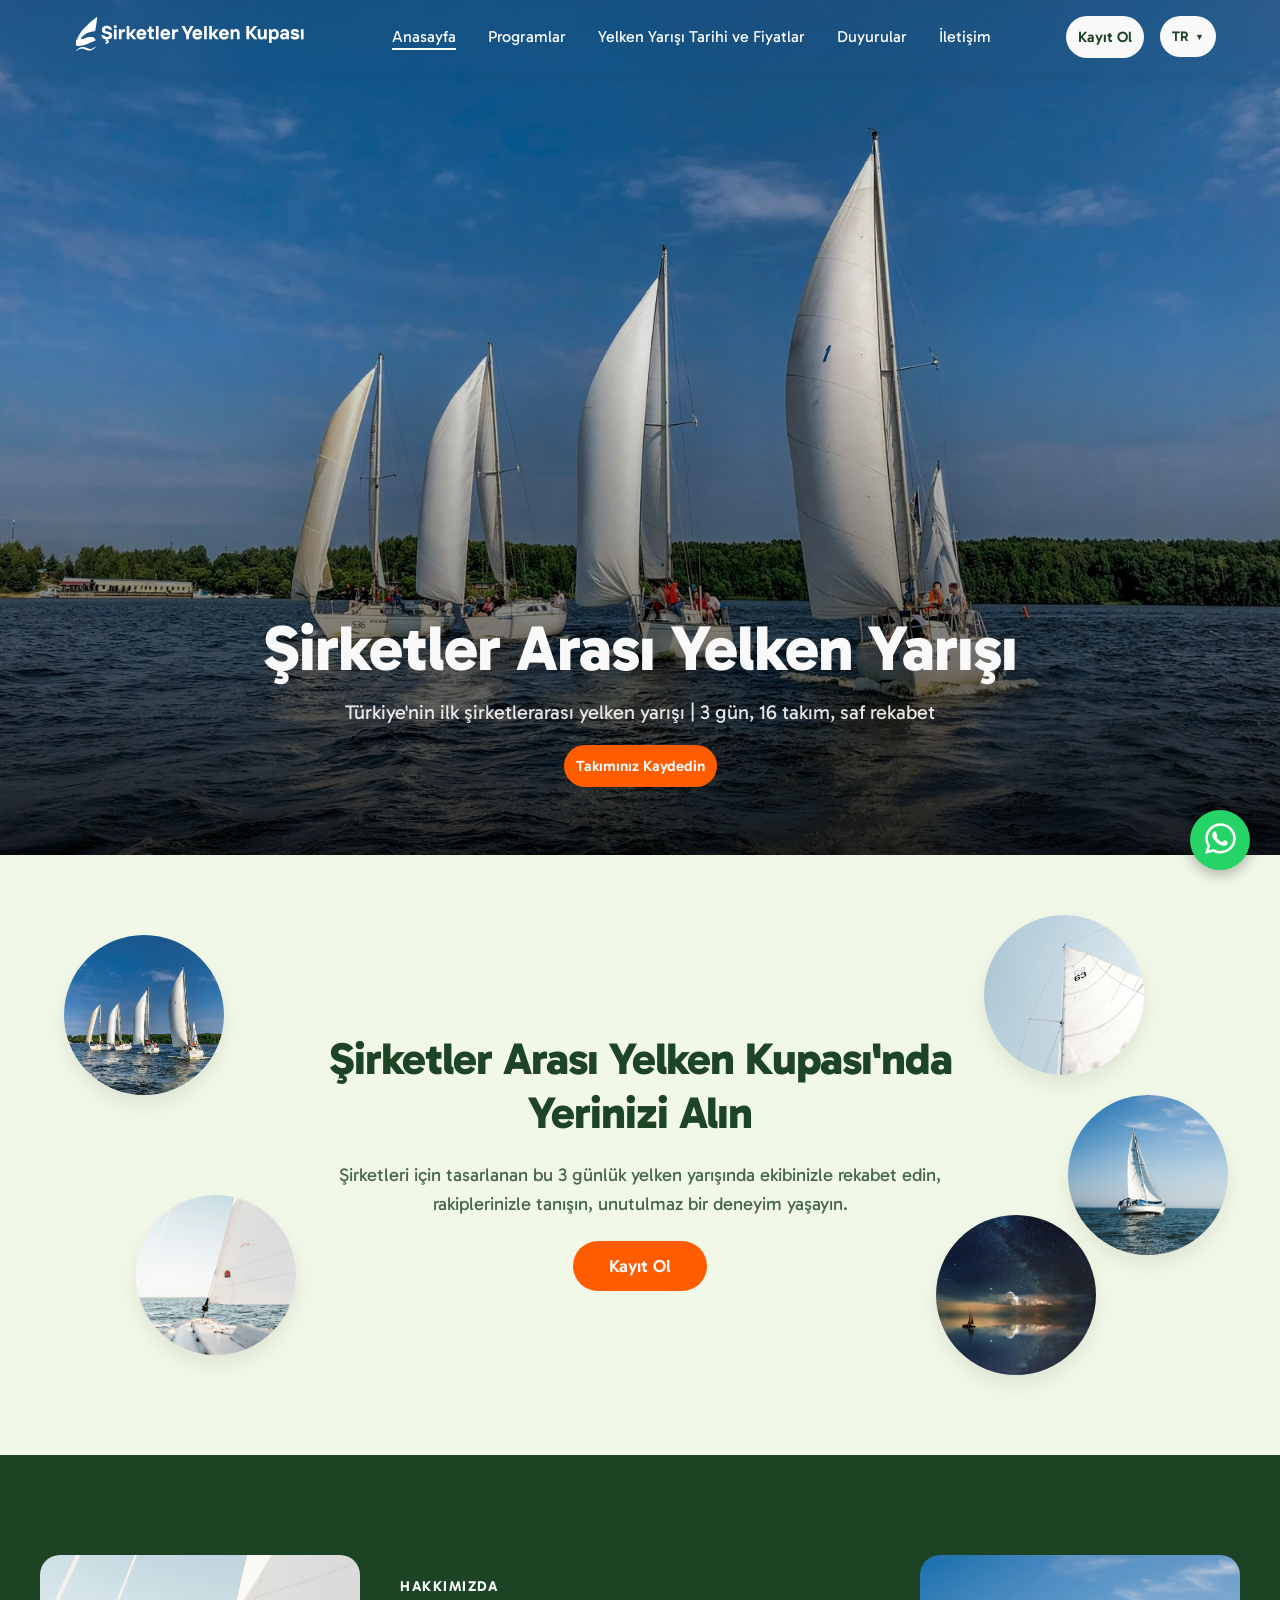
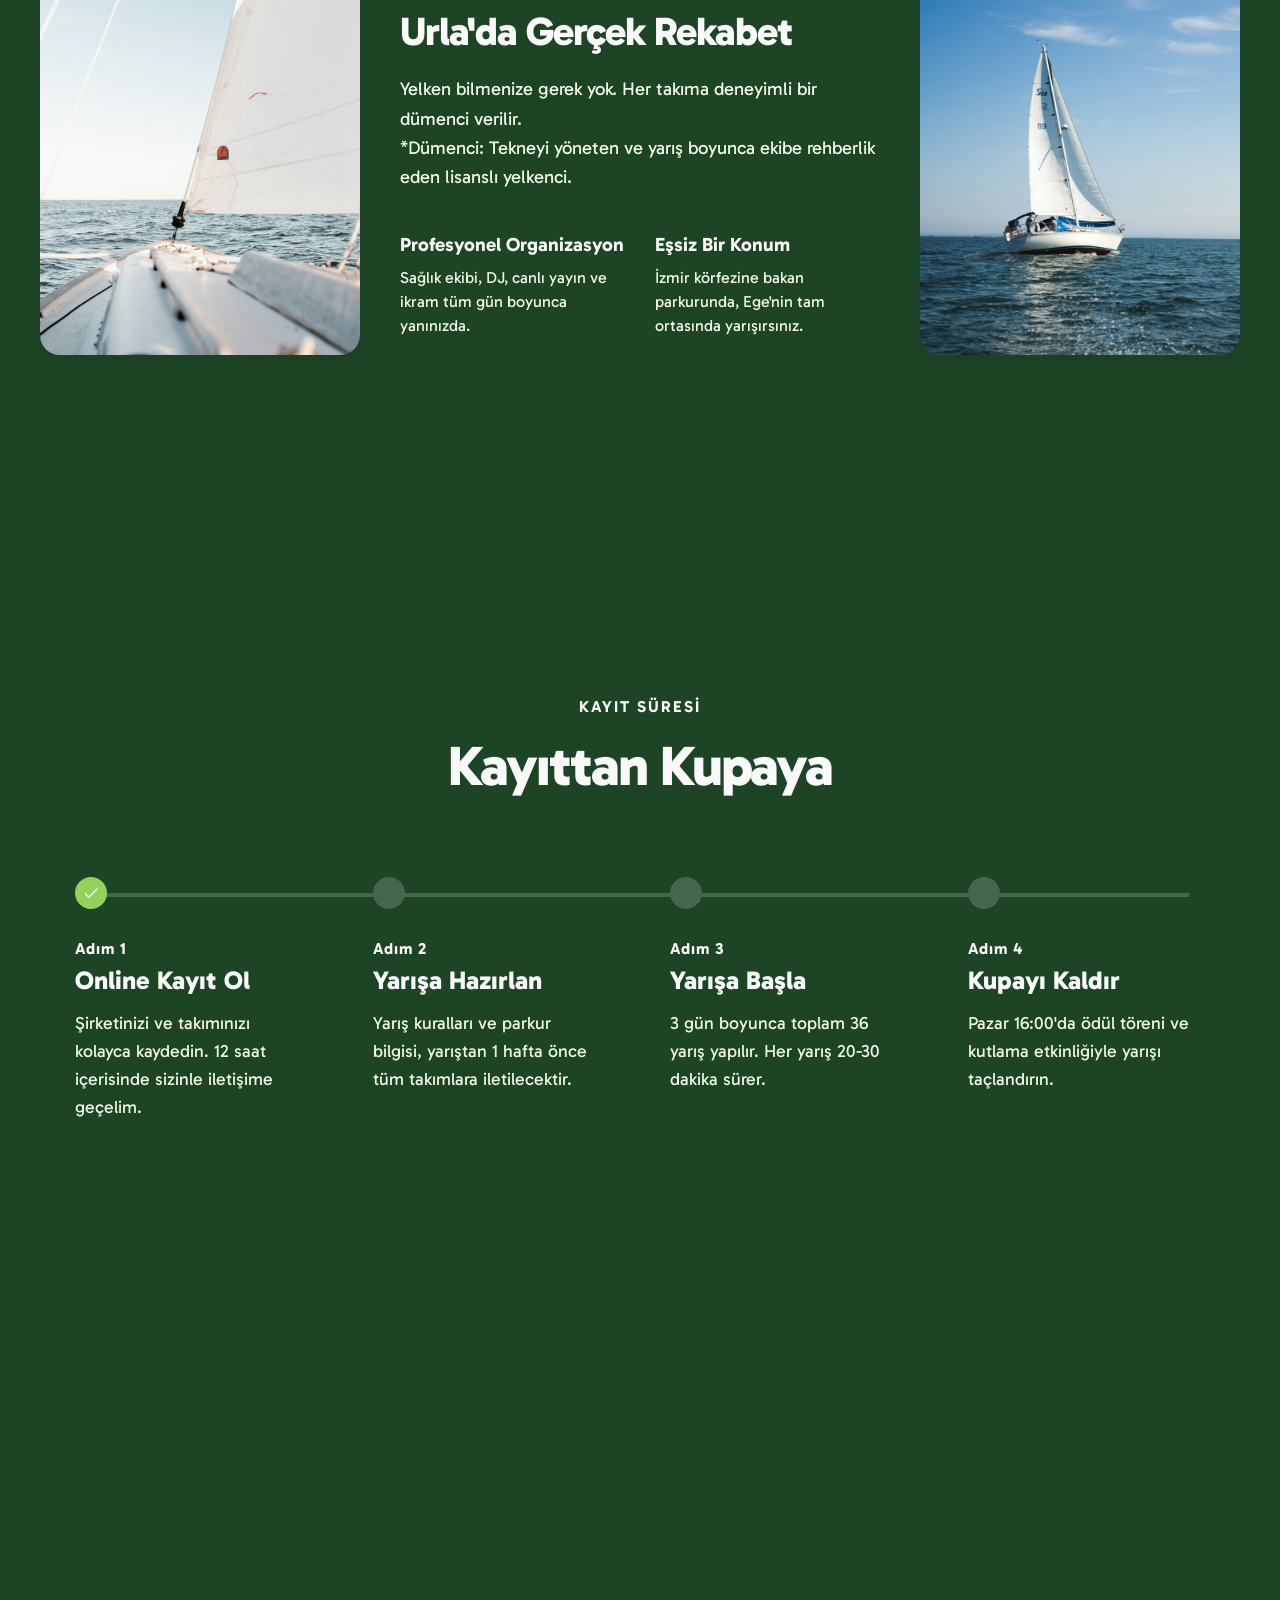
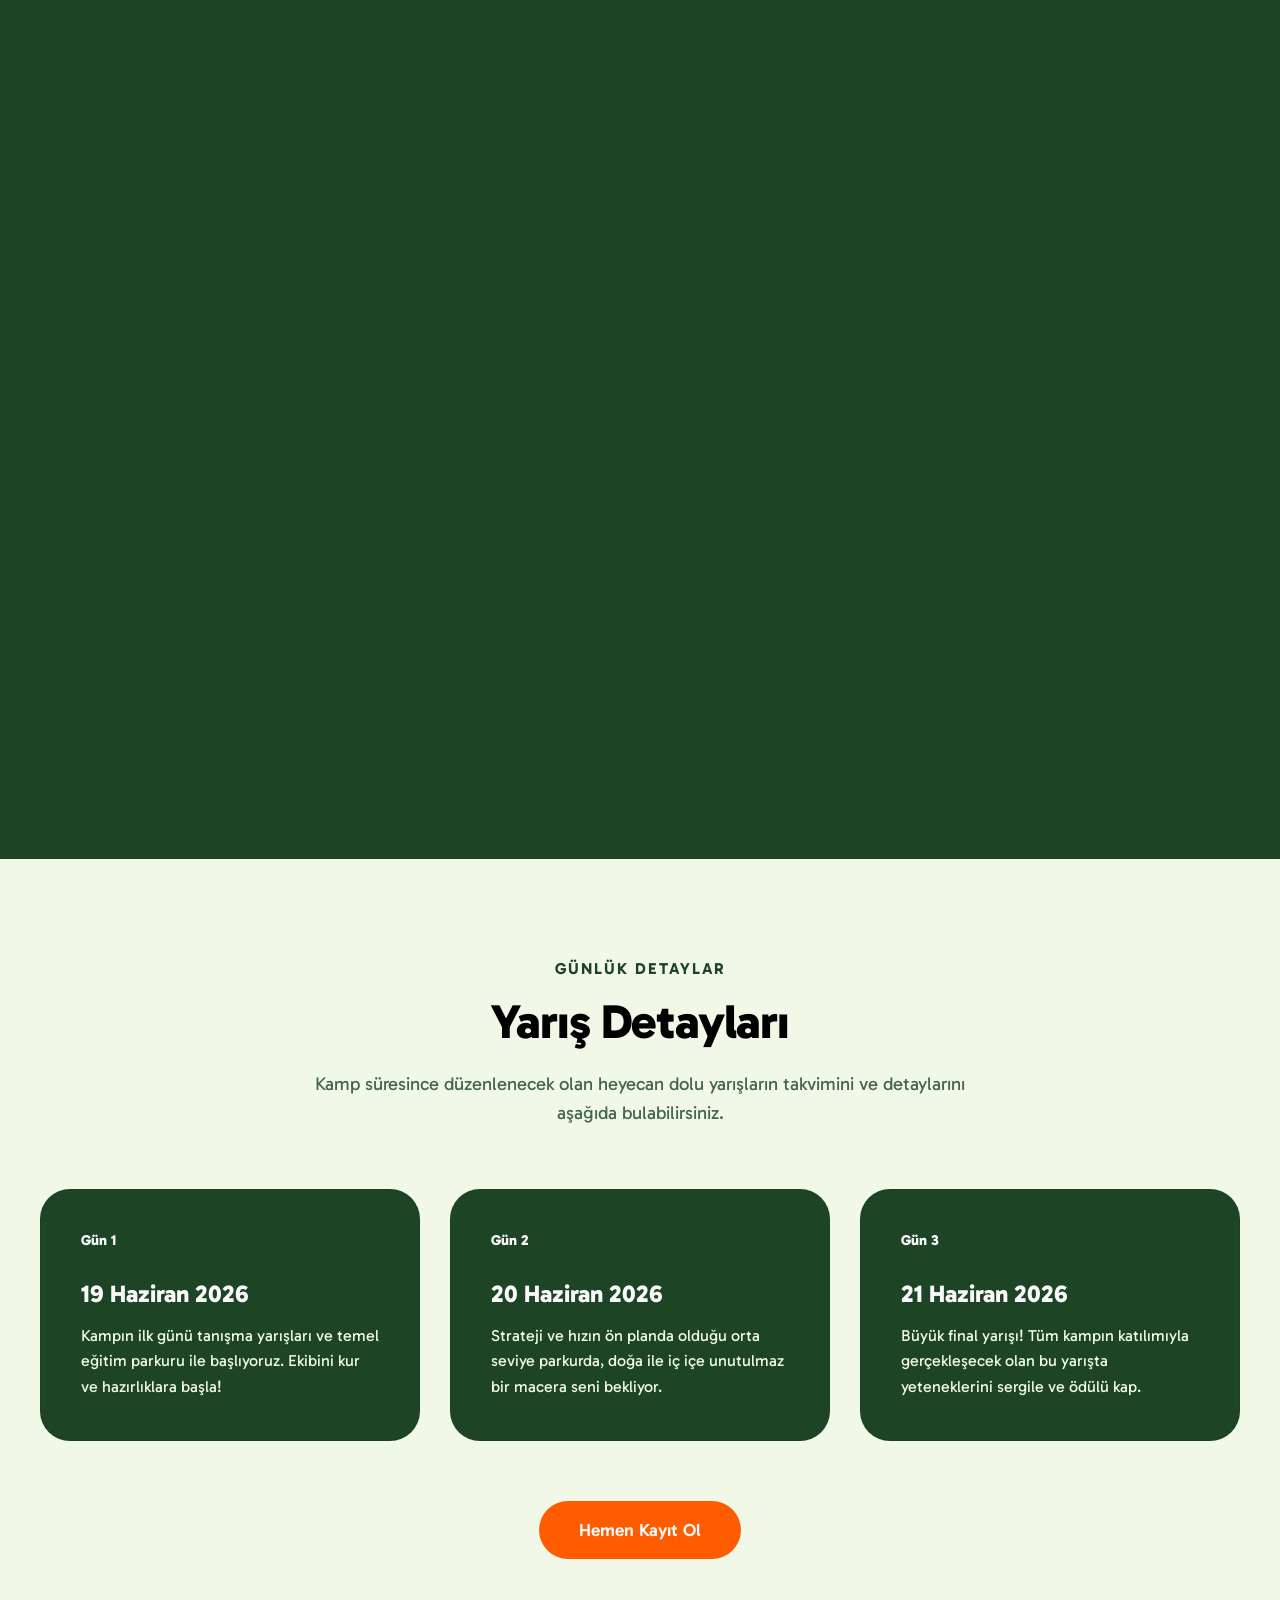
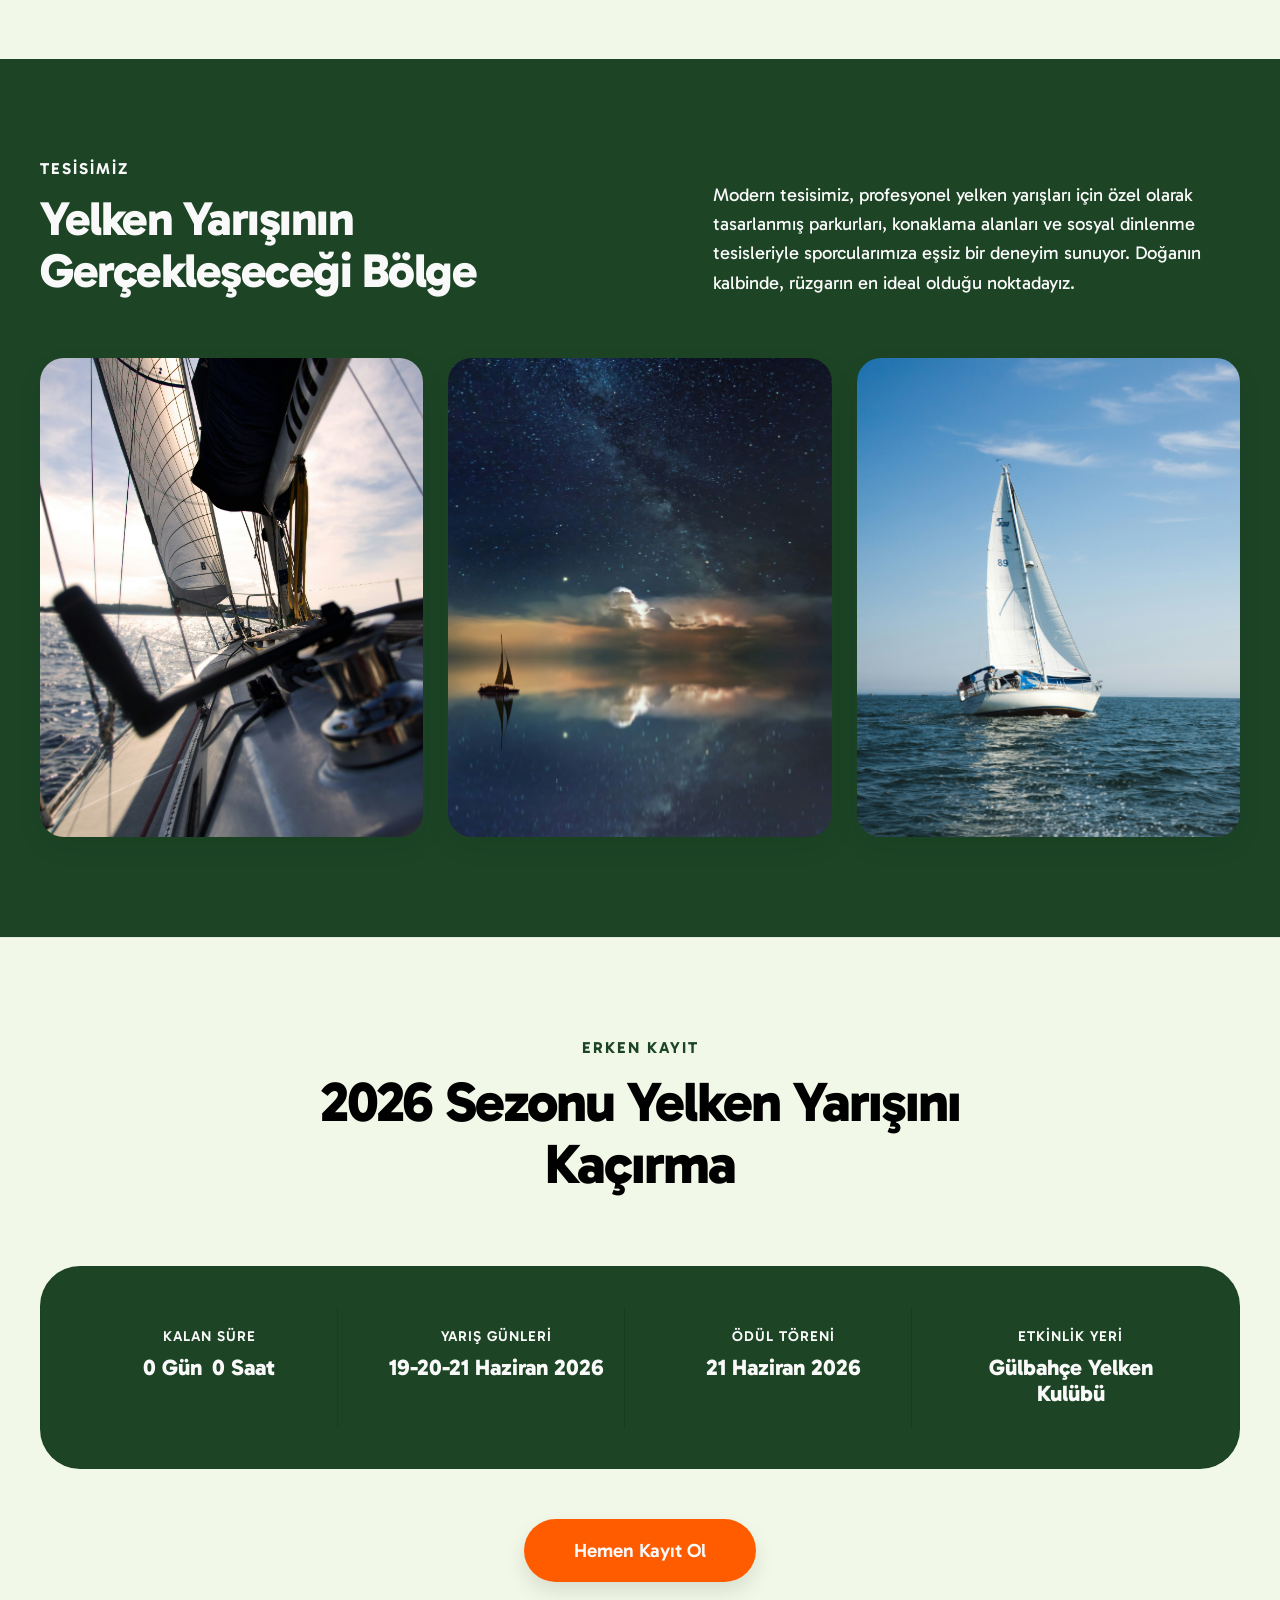
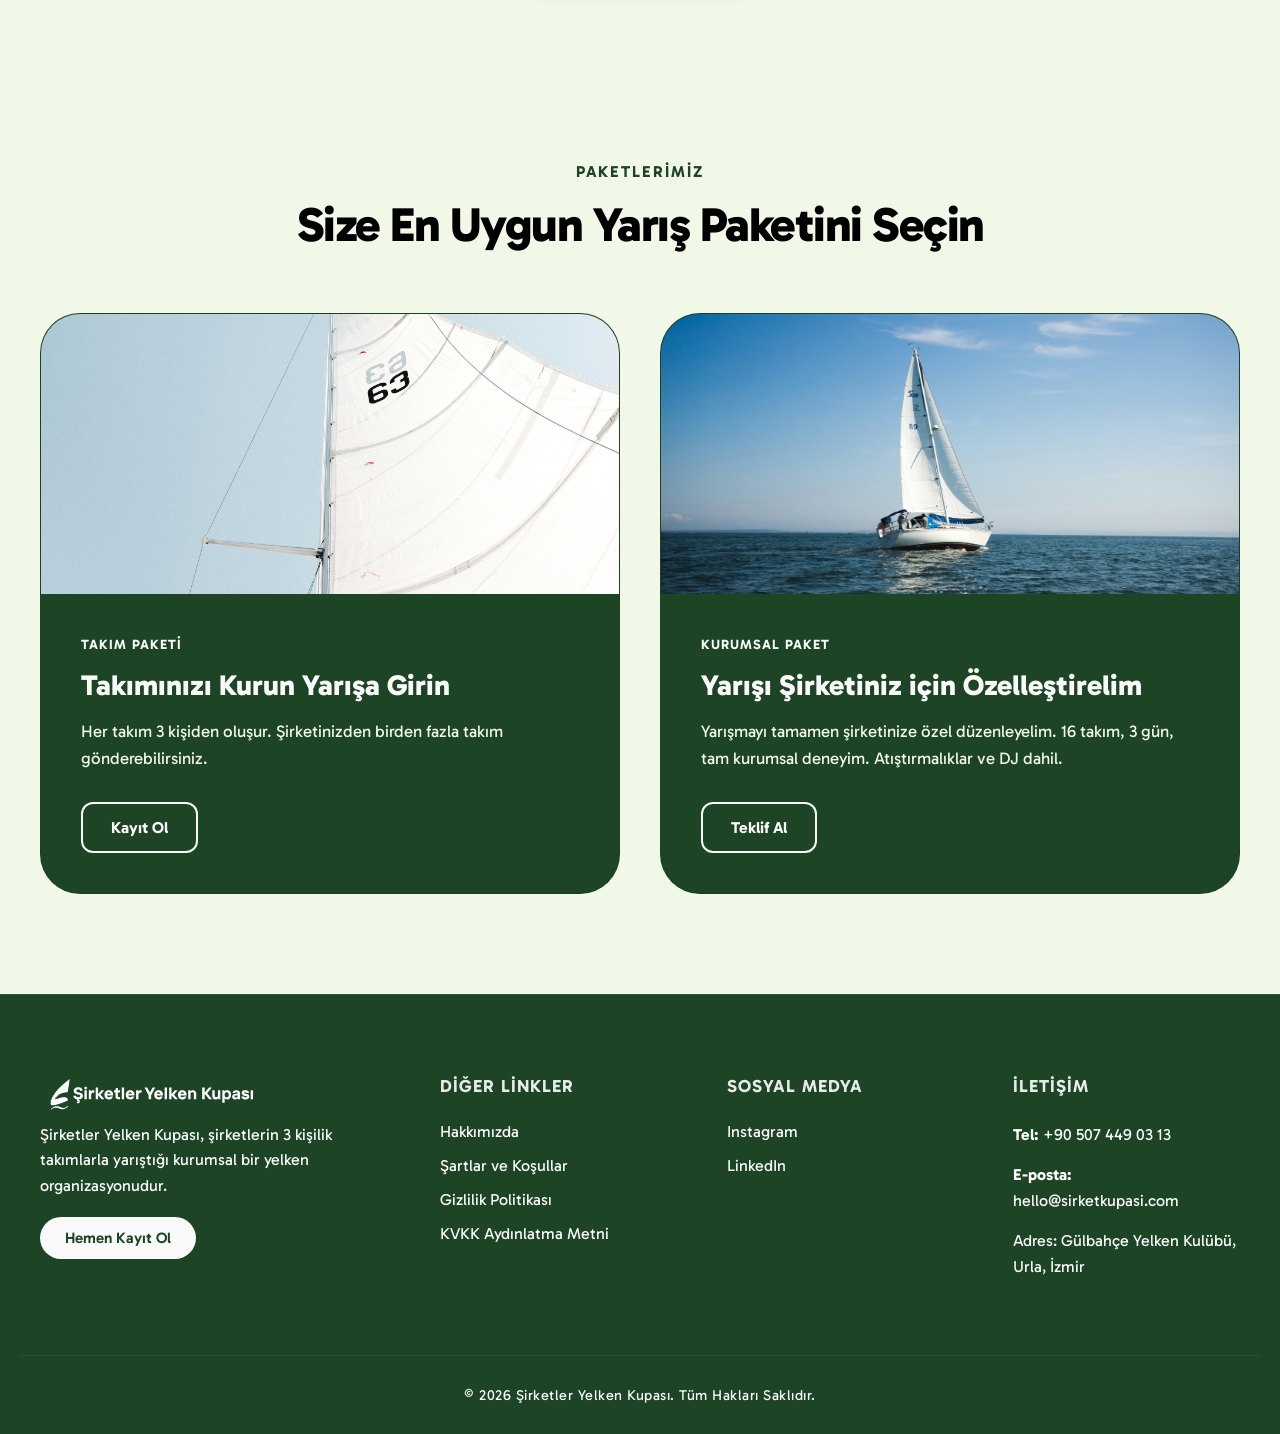
<file: index.html>
<!DOCTYPE html>
<html lang="tr">

<head>
    <!-- 1. Temel Ayarlar ve PWA Uyumluluğu -->
    <meta charset="UTF-8">
    <meta name="viewport" content="width=device-width, initial-scale=1.0, viewport-fit=cover">
    <meta name="theme-color" content="#1c4425">
    <meta name="apple-mobile-web-app-capable" content="yes">
    <meta name="apple-mobile-web-app-title" content="Yelken Kupası">
    <meta name="apple-mobile-web-app-status-bar-style" content="#1c4425">

    <!-- 2. Sayfa Başlığı ve Çeviri Etiketi -->
    <title data-i18n="page_title">Yelken Kupası | Anasayfa</title>

    <!-- 3. Temel SEO (Arama Motoru Açıklaması) -->
    <meta name="description"
        content="Şirketler Yelken Kupası, şirketlerin 3 kişilik takımlarla yarıştığı kurumsal bir yelken organizasyonudur.">

    <!-- 4. Open Graph (WhatsApp, LinkedIn, Facebook, Instagram vs. paylaşımları için) -->
    <meta property="og:type" content="website">
    <meta property="og:url" content="https://www.sirketkupasi.com/">
    <meta property="og:title" content="Yelken Kupası | Şirketler Yarışıyor">
    <meta property="og:description"
        content="Şirketler Yelken Kupası, şirketlerin 3 kişilik takımlarla yarıştığı kurumsal bir yelken organizasyonudur. Hemen takımını kur ve kayıt ol!">
    <meta property="og:image" content="https://www.sirketkupasi.com/image/logotab.jpg">

    <!-- 5. Twitter (X) Card Meta Etiketleri -->
    <meta name="twitter:card" content="summary_large_image">
    <meta name="twitter:url" content="https://www.sirketkupasi.com/">
    <meta name="twitter:title" content="Yelken Kupası | Şirketler Yarışıyor">
    <meta name="twitter:description"
        content="Şirketler Yelken Kupası, şirketlerin 3 kişilik takımlarla yarıştığı kurumsal bir yelken organizasyonudur. Hemen takımını kur ve kayıt ol!">
    <meta name="twitter:image" content="https://www.sirketkupasi.com/image/logotab.jpg">

    <!-- 6. Google Fonts Bağlantıları -->
    <link rel="preconnect" href="https://fonts.googleapis.com">
    <link rel="preconnect" href="https://fonts.gstatic.com" crossorigin>
    <link href="https://fonts.googleapis.com/css2?family=Gabarito:wght@400;500;600;700;800&display=swap"
        rel="stylesheet">

    <!-- 7. CSS Dosyaları -->
    <link rel="stylesheet" href="css/global.css">
    <link rel="stylesheet" href="css/index.css">

    <!-- 8. Favicon (Tarayıcı Sekmesi Simgeleri) -->
    <link rel="shortcut icon" href="image/logotab.jpg" type="image/png">
    <link rel="apple-touch-icon" href="image/logotab.jpg" type="image/png">

    <!-- 9. Dil / Çeviri Scripti -->
    <script src="js/i18n.js"></script>
</head>

<body>
    <header class="site-header is-home">
        <div class="header-container">
            <div class="logo">
                <a href="index.html">
                    <picture>
                        <source media="(min-width: 600px)" srcset="image/logodesktop.svg">
                        <img class="site-logo" src="image/logomobile.svg" alt="Yelken Kupası Logo" loading="lazy">
                    </picture>
                </a>
            </div>

            <nav class="nav-menu" id="nav-menu">
                <ul>
                    <li><a href="index.html" class="active" data-i18n="nav_home">Anasayfa</a></li>
                    <li><a href="programs.html" data-i18n="nav_programs">Programlar</a></li>
                    <li><a href="sailing-race-dates-and-prices.html" data-i18n="nav_history">Yelken Yarışı Tarihi ve
                            Fiyatlar</a></li>
                    <li><a href="announcements.html" data-i18n="nav_announcements">Duyurular</a></li>
                    <li><a href="contact.html" data-i18n="nav_contact">İletişim</a></li>
                </ul>
            </nav>

            <div class="header-actions">
                <a href="contact.html#register" class="btn-primary" data-i18n="btn_register">Kayıt Ol</a>

                <div class="lang-dropdown">
                    <button class="lang-btn" aria-haspopup="true" aria-expanded="false" id="current-lang-btn">
                        TR <span class="arrow">▼</span>
                    </button>
                    <ul class="lang-menu">
                        <li><a href="#" onclick="changeLanguage('tr', event)" id="lang-tr" class="active">TR</a></li>
                        <li><a href="#" onclick="changeLanguage('en', event)" id="lang-en">EN</a></li>
                    </ul>
                </div>

                <button class="hamburger" id="hamburger-menu" aria-label="Menüyü Aç">
                    <span></span><span></span><span></span>
                </button>
            </div>
        </div>
    </header>

    <section id="home" class="hero-section">
        <img src="image/image1.jpg" alt="Yelken Kupası Ana Resmi" class="hero-image">
        <div class="hero-content">
            <h1 data-i18n="hero_title">Şirketler Arası Yelken Yarışı</h1>
            <p data-i18n="hero_desc">Türkiye'nin ilk şirketlerarası yelken yarışı | 3 gün, 16 takım, saf rekabet</p>
            <a href="contact.html#register" class="btn-primary" data-i18n="hero_btn">Takımınız Kaydedin</a>
        </div>
    </section>

    <section class="intro-section">
        <div class="intro-container">
            <img src="image/image1.jpg" alt="Camp Activity" class="circle-img left-1">
            <img src="image/image2.jpg" alt="Camp Activity" class="circle-img left-2">

            <div class="intro-content">
                <h2 data-i18n="intro_title">Şirketler Arası Yelken Kupası'nda Yerinizi Alın</h2>
                <p data-i18n="intro_desc">Şirketleri için tasarlanan bu 3 günlük yelken yarışında ekibinizle rekabet
                    edin, rakiplerinizle tanışın, unutulmaz bir deneyim yaşayın.</p>
                <a href="contact.html#register" class="btn-primary" data-i18n="btn_register_2">Kayıt Ol</a>
            </div>

            <img src="image/image3.jpg" alt="Camp Activity" class="circle-img right-1">
            <img src="image/image4.jpg" alt="Camp Activity" class="circle-img right-2">
            <img src="image/image5.jpg" alt="Camp Activity" class="circle-img right-3">
        </div>
    </section>

    <section id="about" class="about-section">
        <div class="about-container">
            <div class="about-image-left">
                <img src="image/image2.jpg" alt="About">
            </div>

            <div class="about-content">
                <span class="section-subtitle" data-i18n="about_subtitle">Hakkımızda</span>
                <h2 data-i18n="about_title">Urla'da Gerçek Rekabet</h2>
                <p class="main-desc" data-i18n="about_desc">Yelken bilmenize gerek yok. Her takıma deneyimli bir dümenci
                    verilir.<br />*Dümenci: Tekneyi yöneten ve yarış boyunca ekibe rehberlik eden lisanslı yelkenci.</p>

                <div class="about-features">
                    <div class="feature-item">
                        <h3 data-i18n="about_feat1_title">Profesyonel Organizasyon</h3>
                        <p data-i18n="about_feat1_desc">Sağlık ekibi, DJ, canlı yayın ve ikram tüm gün boyunca
                            yanınızda.</p>
                    </div>
                    <div class="feature-item">
                        <h3 data-i18n="about_feat2_title">Eşsiz Bir Konum</h3>
                        <p data-i18n="about_feat2_desc">İzmir körfezine bakan parkurunda, Ege'nin tam ortasında
                            yarışırsınız.</p>
                    </div>
                </div>
            </div>

            <div class="about-image-right">
                <img src="image/image4.jpg" alt="Camp Fun">
            </div>
        </div>
    </section>

    <section id="how-it-works" class="process-section">
        <div class="process-container">
            <div class="scroll-wrapper" id="process-scroll-wrapper">
                <div class="sticky-content">
                    <div class="process-header">
                        <span class="section-subtitle" data-i18n="process_subtitle">Kayıt Süresi</span>
                        <h2 data-i18n="process_title">Kayıttan Kupaya</h2>
                    </div>

                    <div class="timeline-container">
                        <div class="line-bg"></div>
                        <div class="line-fill" id="timeline-fill"></div>

                        <div class="steps-row">
                            <div class="step-item">
                                <div class="station-dot">
                                    <svg class="check-icon" viewBox="0 0 24 24">
                                        <path d="M9 16.17L4.83 12l-1.42 1.41L9 19 21 7l-1.41-1.41z" />
                                    </svg>
                                </div>
                                <h4 data-i18n="step1_label">Adım 1</h4>
                                <h3 data-i18n="step1_title">Online Kayıt Ol</h3>
                                <p data-i18n="step1_desc">Şirketinizi ve takımınızı kolayca kaydedin. 12 saat içerisinde
                                    sizinle iletişime geçelim.</p>
                            </div>

                            <div class="step-item">
                                <div class="station-dot">
                                    <svg class="check-icon" viewBox="0 0 24 24">
                                        <path d="M9 16.17L4.83 12l-1.42 1.41L9 19 21 7l-1.41-1.41z" />
                                    </svg>
                                </div>
                                <h4 data-i18n="step2_label">Adım 2</h4>
                                <h3 data-i18n="step2_title">Yarışa Hazırlan</h3>
                                <p data-i18n="step2_desc">Yarış kuralları ve parkur bilgisi, yarıştan 1 hafta önce tüm
                                    takımlara iletilecektir.</p>
                            </div>

                            <div class="step-item">
                                <div class="station-dot">
                                    <svg class="check-icon" viewBox="0 0 24 24">
                                        <path d="M9 16.17L4.83 12l-1.42 1.41L9 19 21 7l-1.41-1.41z" />
                                    </svg>
                                </div>
                                <h4 data-i18n="step3_label">Adım 3</h4>
                                <h3 data-i18n="step3_title">Yarışa Başla</h3>
                                <p data-i18n="step3_desc">3 gün boyunca toplam 36 yarış yapılır. Her yarış 20-30 dakika
                                    sürer.</p>
                            </div>

                            <div class="step-item">
                                <div class="station-dot">
                                    <svg class="check-icon" viewBox="0 0 24 24">
                                        <path d="M9 16.17L4.83 12l-1.42 1.41L9 19 21 7l-1.41-1.41z" />
                                    </svg>
                                </div>
                                <h4 data-i18n="step4_label">Adım 4</h4>
                                <h3 data-i18n="step4_title">Kupayı Kaldır</h3>
                                <p data-i18n="step4_desc">Pazar 16:00'da ödül töreni ve kutlama etkinliğiyle yarışı
                                    taçlandırın.</p>
                            </div>
                        </div>
                    </div>
                </div>
            </div>
        </div>
    </section>

    <section id="race-details" class="race-section">
        <div class="race-container">
            <div class="race-header">
                <span class="section-subtitle" data-i18n="race_subtitle">Günlük Detaylar</span>
                <h2 data-i18n="race_title">Yarış Detayları</h2>
                <p class="section-desc" data-i18n="race_desc">Kamp süresince düzenlenecek olan heyecan dolu yarışların
                    takvimini ve detaylarını aşağıda bulabilirsiniz.</p>
            </div>

            <div class="race-cards">
                <div class="race-card">
                    <div class="card-step" data-i18n="step1_label_card">Adım 1</div>
                    <div class="card-content">
                        <h3 data-i18n="race_day1_date">19 Haziran 2026</h3>
                        <p data-i18n="race_day1_desc">Kampın ilk günü tanışma yarışları ve temel eğitim parkuru ile
                            başlıyoruz. Ekibini kur ve hazırlıklara başla!</p>
                    </div>
                </div>

                <div class="race-card">
                    <div class="card-step" data-i18n="step2_label_card">Adım 2</div>
                    <div class="card-content">
                        <h3 data-i18n="race_day2_date">20 Haziran 2026</h3>
                        <p data-i18n="race_day2_desc">Strateji ve hızın ön planda olduğu orta seviye parkurda, doğa ile
                            iç içe unutulmaz bir macera seni bekliyor.</p>
                    </div>
                </div>

                <div class="race-card">
                    <div class="card-step" data-i18n="step3_label_card">Adım 3</div>
                    <div class="card-content">
                        <h3 data-i18n="race_day3_date">21 Haziran 2026</h3>
                        <p data-i18n="race_day3_desc">Büyük final yarışı! Tüm kampın katılımıyla gerçekleşecek olan bu
                            yarışta yeteneklerini sergile ve ödülü kap.</p>
                    </div>
                </div>
            </div>
            <div class="race-footer">
                <a href="contact.html#register" class="btn-primary" data-i18n="btn_register_3">Hemen Kayıt Ol</a>
            </div>
        </div>
    </section>

    <section id="facility" class="facility-section">
        <div class="facility-container">
            <div class="facility-header">
                <div class="header-left">
                    <span class="section-subtitle" data-i18n="facility_subtitle">Tesisimiz</span>
                    <h2 data-i18n="facility_title">Yelken Yarışının Gerçekleşeceği Bölge</h2>
                </div>
                <div class="header-right">
                    <p data-i18n="facility_desc">Modern tesisimiz, profesyonel yelken yarışları için özel olarak
                        tasarlanmış parkurları, konaklama alanları ve sosyal dinlenme tesisleriyle sporcularımıza eşsiz
                        bir deneyim sunuyor. Doğanın kalbinde, rüzgarın en ideal olduğu noktadayız.</p>
                </div>
            </div>

            <div class="facility-gallery">
                <div class="facility-slider">
                    <div class="facility-card"><img src="image/image6.jpg" alt="Tesis Alanı 1"></div>
                    <div class="facility-card"><img src="image/image5.jpg" alt="Tesis Alanı 2"></div>
                    <div class="facility-card"><img src="image/image4.jpg" alt="Tesis Alanı 3"></div>
                </div>
                <div class="slider-dots">
                    <span class="dot active"></span><span class="dot"></span><span class="dot"></span>
                </div>
            </div>
        </div>
    </section>

    <section id="early-registration" class="early-reg-section">
        <div class="early-reg-container">
            <div class="early-reg-header">
                <span class="section-subtitle" data-i18n="early_subtitle">Erken Kayıt</span>
                <h2 data-i18n="early_title">2026 Sezonu Yelken Yarışını Kaçırma</h2>
            </div>

            <div class="early-reg-grid">
                <div class="reg-info-item">
                    <span class="info-label" data-i18n="early_label1">Kalan Süre</span>
                    <div class="info-value">
                        <span id="countdown-days">--</span>
                        <span class="time-text" data-i18n="early_val1_days">Gün</span>
                        <span id="countdown-hours">--</span>
                        <span class="time-text" data-i18n="early_val1_hours">Saat</span>
                    </div>
                </div>
                <div class="reg-info-item">
                    <span class="info-label" data-i18n="early_label2">Yarış Günleri</span>
                    <div class="info-value" data-i18n="early_val2">19-20-21 Haziran 2026</div>
                </div>
                <div class="reg-info-item">
                    <span class="info-label" data-i18n="early_label3">Ödül Töreni</span>
                    <div class="info-value" data-i18n="early_val3">21 Haziran 2026</div>
                </div>
                <div class="reg-info-item">
                    <span class="info-label" data-i18n="early_label4">Etkinlik Yeri</span>
                    <div class="info-value" data-i18n="early_val4">Gülbahçe Yelken Kulübü</div>
                </div>
            </div>
            <div class="early-reg-footer">
                <a href="contact.html#register" class="btn-primary" data-i18n="btn_register_4">Hemen Kayıt Ol</a>
            </div>
        </div>
    </section>

    <section id="packages" class="packages-section">
        <div class="packages-container">
            <div class="packages-header">
                <span class="section-subtitle" data-i18n="pkg_subtitle">Paketlerimiz</span>
                <h2 data-i18n="pkg_title">Size En Uygun Yarış Paketini Seçin</h2>
            </div>

            <div class="packages-grid">
                <div class="package-card">
                    <div class="card-image"><img src="image/image3.jpg" alt="Takım Paketi"></div>
                    <div class="card-body">
                        <span class="package-badge" data-i18n="pkg1_badge">Takım Paketi</span>
                        <h3 data-i18n="pkg1_title">Takımınızı Kurun Yarışa Girin</h3>
                        <p data-i18n="pkg1_desc">Her takım 3 kişiden oluşur. Şirketinizden birden fazla takım
                            gönderebilirsiniz.</p>
                        <a href="contact.html#register" class="btn-outline" data-i18n="btn_register_5">Kayıt Ol</a>
                    </div>
                </div>

                <div class="package-card">
                    <div class="card-image"><img src="image/image4.jpg" alt="Kurumsal Paket"></div>
                    <div class="card-body">
                        <span class="package-badge" data-i18n="pkg2_badge">Kurumsal Paket</span>
                        <h3 data-i18n="pkg2_title">Yarışı Şirketiniz için Özelleştirelim</h3>
                        <p data-i18n="pkg2_desc">Yarışmayı tamamen şirketinize özel düzenleyelim. 16 takım, 3 gün, tam
                            kurumsal deneyim. Atıştırmalıklar ve DJ dahil.</p>
                        <a href="contact.html#register" class="btn-outline" data-i18n="pkg2_btn">Teklif Al</a>
                    </div>
                </div>
            </div>
        </div>
    </section>

    <footer class="site-footer">
        <div class="footer-container">
            <div class="footer-col footer-about">
                <div class="footer-logo"><img src="image/logodesktop.svg" alt="Yelken Kupası"></div>
                <p data-i18n="footer_desc">Şirketler Yelken Kupası, şirketlerin 3 kişilik takımlarla yarıştığı kurumsal
                    bir yelken organizasyonudur.</p>
                <a href="contact.html#register" class="btn-primary" data-i18n="btn_register_6">Hemen Kayıt Ol</a>
            </div>

            <div class="footer-col footer-links">
                <h4 data-i18n="footer_links_title">Diğer Linkler</h4>
                <ul>
                    <li><a href="about.html" data-i18n="nav_about_footer">Hakkımızda</a></li>
                    <li><a href="terms-conditions.html" data-i18n="nav_termsconditions_footer">Şartlar ve Koşullar</a>
                    </li>
                    <li><a href="privacy-policy.html" data-i18n="nav_privacypoliciy_footer">Gizlilik Politikası</a></li>
                    <li><a href="KVKK.html" data-i18n="nav_kvkk_footer">KVKK Aydınlatma Metni</a></li>
                </ul>
            </div>

            <div class="footer-col footer-social">
                <h4 data-i18n="footer_social_title">Sosyal Medya</h4>
                <div class="social-icons">
                    <a target="_blank" href="https://www.instagram.com/yelkenkupasi/"
                        aria-label="Instagram">Instagram</a>
                    <a target="_blank" href="https://www.linkedin.com/company/sirketleryelkenkupasi"
                        aria-label="LinkedIn">LinkedIn</a>
                </div>
            </div>

            <div class="footer-col footer-contact">
                <h4 data-i18n="footer_contact_title">İletişim</h4>
                <div class="contact-info">
                    <p><strong data-i18n="footer_tel">Tel:</strong> <a href="tel:+905074490313">+90 507 449 03 13</a>
                    </p>
                    <p><strong data-i18n="footer_email">E-posta:</strong> hello@sirketkupasi.com</p>
                    <p data-i18n="footer_address"><strong>Adres:</strong> Gülbahçe Yelken Kulübü, Urla, İzmir</p>
                </div>
            </div>
        </div>
        <div class="footer-bottom">
            <div class="bottom-container">
                <p data-i18n="footer_copyright">&copy; 2026 Şirketler Yelken Kupası. Tüm Hakları Saklıdır.</p>
            </div>
        </div>
    </footer>

    <a href="https://wa.me/905074490313" class="whatsapp-btn" target="_blank" rel="noopener noreferrer"
        aria-label="WhatsApp ile İletişime Geç">
        <!-- WhatsApp SVG İkonu -->
        <svg xmlns="http://www.w3.org/2000/svg" viewBox="0 0 448 512" fill="currentColor">
            <path
                d="M380.9 97.1C339 55.1 283.2 32 223.9 32c-122.4 0-222 99.6-222 222 0 39.1 10.2 77.3 29.6 111L0 480l117.7-30.9c32.4 17.7 68.9 27 106.1 27h.1c122.3 0 224.1-99.6 224.1-222 0-59.3-25.2-115-67.1-157.1zm-157 341.6c-33.2 0-65.7-8.9-94-25.7l-6.7-4-69.8 18.3L72 359.2l-4.4-7c-18.5-29.4-28.2-63.3-28.2-98.2 0-101.7 82.8-184.5 184.6-184.5 49.3 0 95.6 19.2 130.4 54.1 34.8 34.9 56.2 81.2 56.1 130.5 0 101.8-84.9 184.6-186.6 184.6zm101.2-138.2c-5.5-2.8-32.8-16.2-37.9-18-5.1-1.9-8.8-2.8-12.5 2.8-3.7 5.6-14.3 18-17.6 21.8-3.2 3.7-6.5 4.2-12 1.4-32.6-16.3-54-29.1-75.5-66-2.1-3.6 2.1-3.2 7.6-14.2 2.7-5.4 1.4-10.2-.4-14.2-1.9-4-12.5-35.4-17.1-48.4-4.5-12.8-9-11-12.5-11.2-3.2-.2-6.9-.2-10.6-.2-3.7 0-9.7 1.4-14.8 6.9-5.1 5.6-19.4 19-19.4 46.3 0 27.3 19.9 53.7 22.6 57.4 2.8 3.7 39.1 59.7 94.8 83.8 35.2 15.2 49 16.5 66.6 13.9 10.7-1.6 32.8-13.4 37.4-26.4 4.6-13 4.6-24.1 3.2-26.4-1.3-2.5-5-3.9-10.5-6.6z" />
        </svg>
    </a>

    <script defer src="js/utils.js"></script>
    <script defer src="js/navbar.js"></script>
    <script defer src="js/timeline.js"></script>
    <script defer src="js/facility-slider.js"></script>
    <script defer src="js/video.js"></script>
    <script defer src="js/countdown.js"></script>
    <script defer src="js/modals.js"></script>
</body>

</html>
</file>
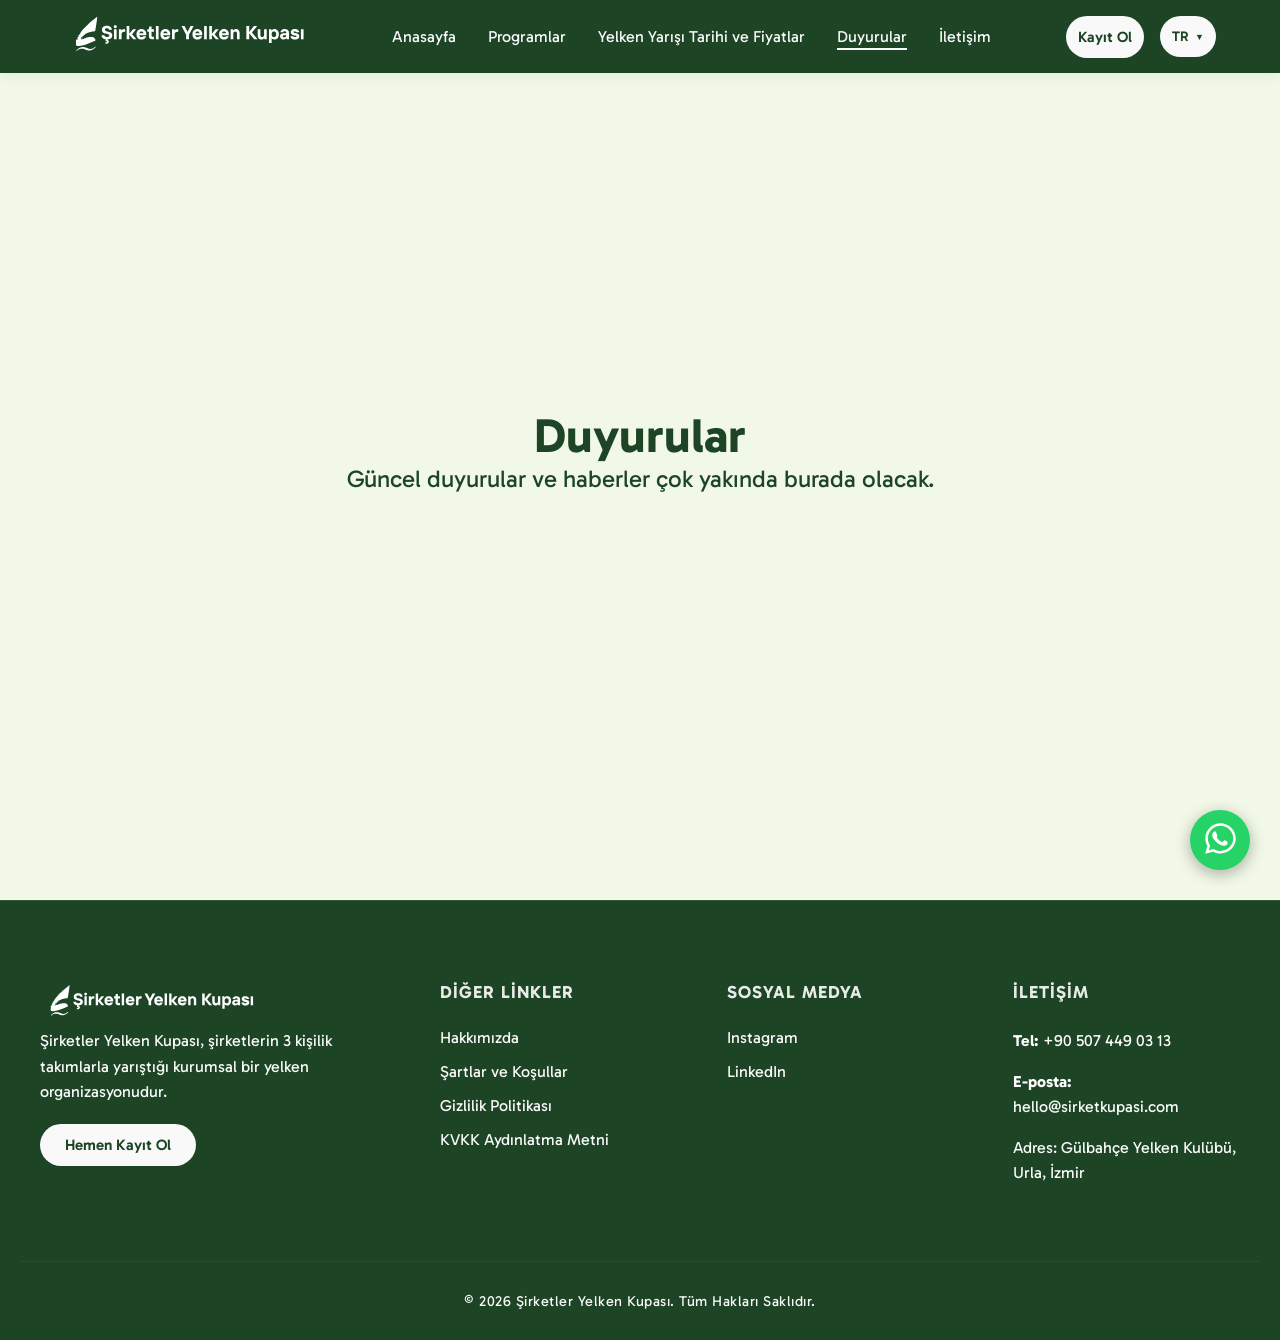
<file: announcements.html>
<!DOCTYPE html>
<html lang="tr">

<head>
    <meta charset="UTF-8">
    <meta name="viewport" content="width=device-width, initial-scale=1.0, viewport-fit=cover">
    <meta name="theme-color" content="#1c4425">
    <meta name="apple-mobile-web-app-capable" content="yes">
    <meta name="apple-mobile-web-app-title" content="Yelken Kupası">
    <meta name="apple-mobile-web-app-status-bar-style" content="#1c4425">
    <title data-i18n="announcements_page_title">Yelken Kupası | Duyurular</title>
    <meta property="og:image" content="https://www.sirketkupasi.com/image/logotab.jpg">
    <meta name="twitter:image" content="https://www.sirketkupasi.com/image/logotab.jpg">
    <link rel="stylesheet" href="css/global.css">
    <link rel="preconnect" href="https://fonts.googleapis.com">
    <link rel="preconnect" href="https://fonts.gstatic.com" crossorigin>
    <link href="https://fonts.googleapis.com/css2?family=Gabarito:wght@400;500;600;700;800&display=swap"
        rel="stylesheet">

    <link rel="shortcut icon" href="image/logotab.jpg" type="image/png" />
    <link rel="apple-touch-icon" href="image/logotab.jpg" type="image/png">
    <style>
        .text {
            height: 100vh;
            display: flex;
            justify-content: center;
            align-items: center;
            flex-direction: column;
            font-size: 1.5rem;
            background-color: #f1f8e7;
            color: #1c4425;
            text-align: center;
        }
    </style>
    <script src="js/i18n.js"></script>
</head>

<body>
    <header class="site-header">
        <div class="header-container">

            <div class="logo">
                <a href="index.html">
                    <picture>
                        <source media="(min-width: 600px)" srcset="image/logodesktop.svg">
                        <img class="site-logo" src="image/logomobile.svg" alt="Yelken Kupası Logo" loading="lazy">
                    </picture>
                </a>
            </div>

            <nav class="nav-menu" id="nav-menu">
                <ul>
                    <li><a href="index.html" data-i18n="nav_home">Anasayfa</a></li>
                    <li><a href="programs.html" data-i18n="nav_programs">Programlar</a></li>
                    <li><a href="sailing-race-dates-and-prices.html" data-i18n="nav_history">Yelken Yarışı Tarihi ve Fiyatlar</a></li>
                    <li><a href="announcements.html" class="active" data-i18n="nav_announcements">Duyurular</a></li>
                    <li><a href="contact.html" data-i18n="nav_contact">İletişim</a></li>
                </ul>
            </nav>

            <div class="header-actions">
                <a href="contact.html#register" class="btn-primary" data-i18n="btn_register">Kayıt Ol</a>

                <div class="lang-dropdown">
                    <button class="lang-btn" aria-haspopup="true" aria-expanded="false" id="current-lang-btn">
                        TR <span class="arrow">▼</span>
                    </button>
                    <ul class="lang-menu">
                        <li><a href="#" onclick="changeLanguage('tr', event)" id="lang-tr">TR</a></li>
                        <li><a href="#" onclick="changeLanguage('en', event)" id="lang-en">EN</a></li>
                    </ul>
                </div>

                <button class="hamburger" id="hamburger-menu" aria-label="Menüyü Aç">
                    <span></span><span></span><span></span>
                </button>
            </div>
        </div>
    </header>

    <div class="text">
        <h1 data-i18n="content_announcements_title">Duyurular</h1>
        <p data-i18n="content_announcements_desc">Güncel duyurular ve haberler çok yakında burada olacak.</p>
    </div>

    <footer class="site-footer">
        <div class="footer-container">
            <div class="footer-col footer-about">
                <div class="footer-logo"><img src="image/logodesktop.svg" alt="Yelken Kupası"></div>
                <p data-i18n="footer_desc">Şirketler Yelken Kupası, şirketlerin 3 kişilik takımlarla yarıştığı kurumsal
                    bir yelken organizasyonudur.</p>
                <a href="contact.html#register" class="btn-primary" data-i18n="btn_register_6">Hemen Kayıt Ol</a>
            </div>

            <div class="footer-col footer-links">
                <h4 data-i18n="footer_links_title">Diğer Linkler</h4>
                <ul>
                    <li><a href="about.html" data-i18n="nav_about_footer">Hakkımızda</a></li>
                    <li><a href="terms-conditions.html" data-i18n="nav_termsconditions_footer">Şartlar ve Koşullar</a>
                    </li>
                    <li><a href="privacy-policy.html" data-i18n="nav_privacypoliciy_footer">Gizlilik Politikası</a></li>
                    <li><a href="KVKK.html" data-i18n="nav_kvkk_footer">KVKK Aydınlatma Metni</a></li>
                </ul>
            </div>

            <div class="footer-col footer-social">
                <h4 data-i18n="footer_social_title">Sosyal Medya</h4>
                <div class="social-icons">
                    <a target="_blank" href="https://www.instagram.com/yelkenkupasi/"
                        aria-label="Instagram">Instagram</a>
                    <a target="_blank" href="https://www.linkedin.com/company/sirketleryelkenkupasi"
                        aria-label="LinkedIn">LinkedIn</a>
                </div>
            </div>

            <div class="footer-col footer-contact">
                <h4 data-i18n="footer_contact_title">İletişim</h4>
                <div class="contact-info">
                    <p><strong data-i18n="footer_tel">Tel:</strong> <a href="tel:+905074490313">+90 507 449 03 13</a>
                    </p>
                    <p><strong data-i18n="footer_email">E-posta:</strong> hello@sirketkupasi.com</p>
                    <p data-i18n="footer_address"><strong>Adres:</strong> Gülbahçe Yelken Kulübü, Urla, İzmir</p>
                </div>
            </div>
        </div>
        <div class="footer-bottom">
            <div class="bottom-container">
                <p data-i18n="footer_copyright">&copy; 2026 Şirketler Yelken Kupası. Tüm Hakları Saklıdır.</p>
            </div>
        </div>
    </footer>

    <a href="https://wa.me/905074490313" class="whatsapp-btn" target="_blank" rel="noopener noreferrer"
        aria-label="WhatsApp ile İletişime Geç">
        <!-- WhatsApp SVG İkonu -->
        <svg xmlns="http://www.w3.org/2000/svg" viewBox="0 0 448 512" fill="currentColor">
            <path
                d="M380.9 97.1C339 55.1 283.2 32 223.9 32c-122.4 0-222 99.6-222 222 0 39.1 10.2 77.3 29.6 111L0 480l117.7-30.9c32.4 17.7 68.9 27 106.1 27h.1c122.3 0 224.1-99.6 224.1-222 0-59.3-25.2-115-67.1-157.1zm-157 341.6c-33.2 0-65.7-8.9-94-25.7l-6.7-4-69.8 18.3L72 359.2l-4.4-7c-18.5-29.4-28.2-63.3-28.2-98.2 0-101.7 82.8-184.5 184.6-184.5 49.3 0 95.6 19.2 130.4 54.1 34.8 34.9 56.2 81.2 56.1 130.5 0 101.8-84.9 184.6-186.6 184.6zm101.2-138.2c-5.5-2.8-32.8-16.2-37.9-18-5.1-1.9-8.8-2.8-12.5 2.8-3.7 5.6-14.3 18-17.6 21.8-3.2 3.7-6.5 4.2-12 1.4-32.6-16.3-54-29.1-75.5-66-2.1-3.6 2.1-3.2 7.6-14.2 2.7-5.4 1.4-10.2-.4-14.2-1.9-4-12.5-35.4-17.1-48.4-4.5-12.8-9-11-12.5-11.2-3.2-.2-6.9-.2-10.6-.2-3.7 0-9.7 1.4-14.8 6.9-5.1 5.6-19.4 19-19.4 46.3 0 27.3 19.9 53.7 22.6 57.4 2.8 3.7 39.1 59.7 94.8 83.8 35.2 15.2 49 16.5 66.6 13.9 10.7-1.6 32.8-13.4 37.4-26.4 4.6-13 4.6-24.1 3.2-26.4-1.3-2.5-5-3.9-10.5-6.6z" />
        </svg>
    </a>

    <script defer src="js/utils.js"></script>
    <script defer src="js/navbar.js"></script>
    <script defer src="js/timeline.js"></script>
    <script defer src="js/facility-slider.js"></script>
    <script defer src="js/video.js"></script>
    <script defer src="js/countdown.js"></script>
    <script defer src="js/modals.js"></script>
</body>

</html>
</file>
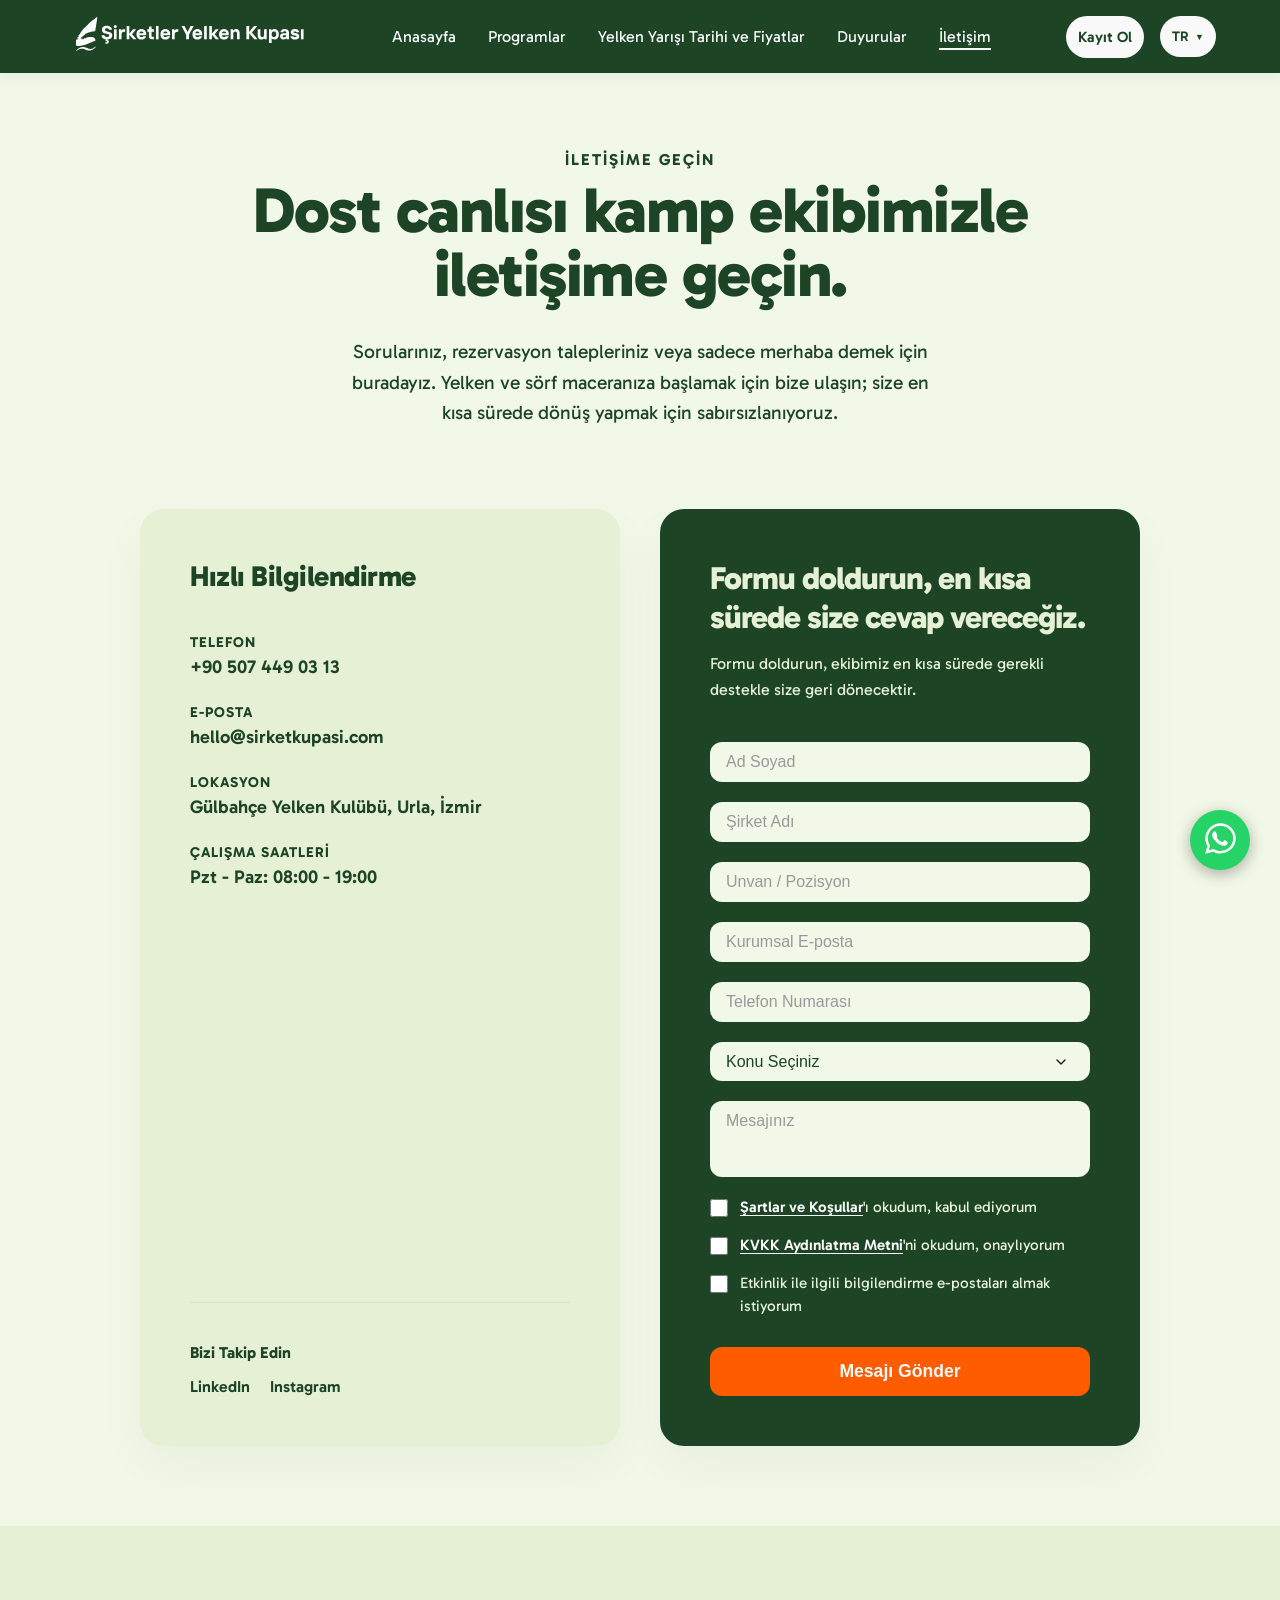
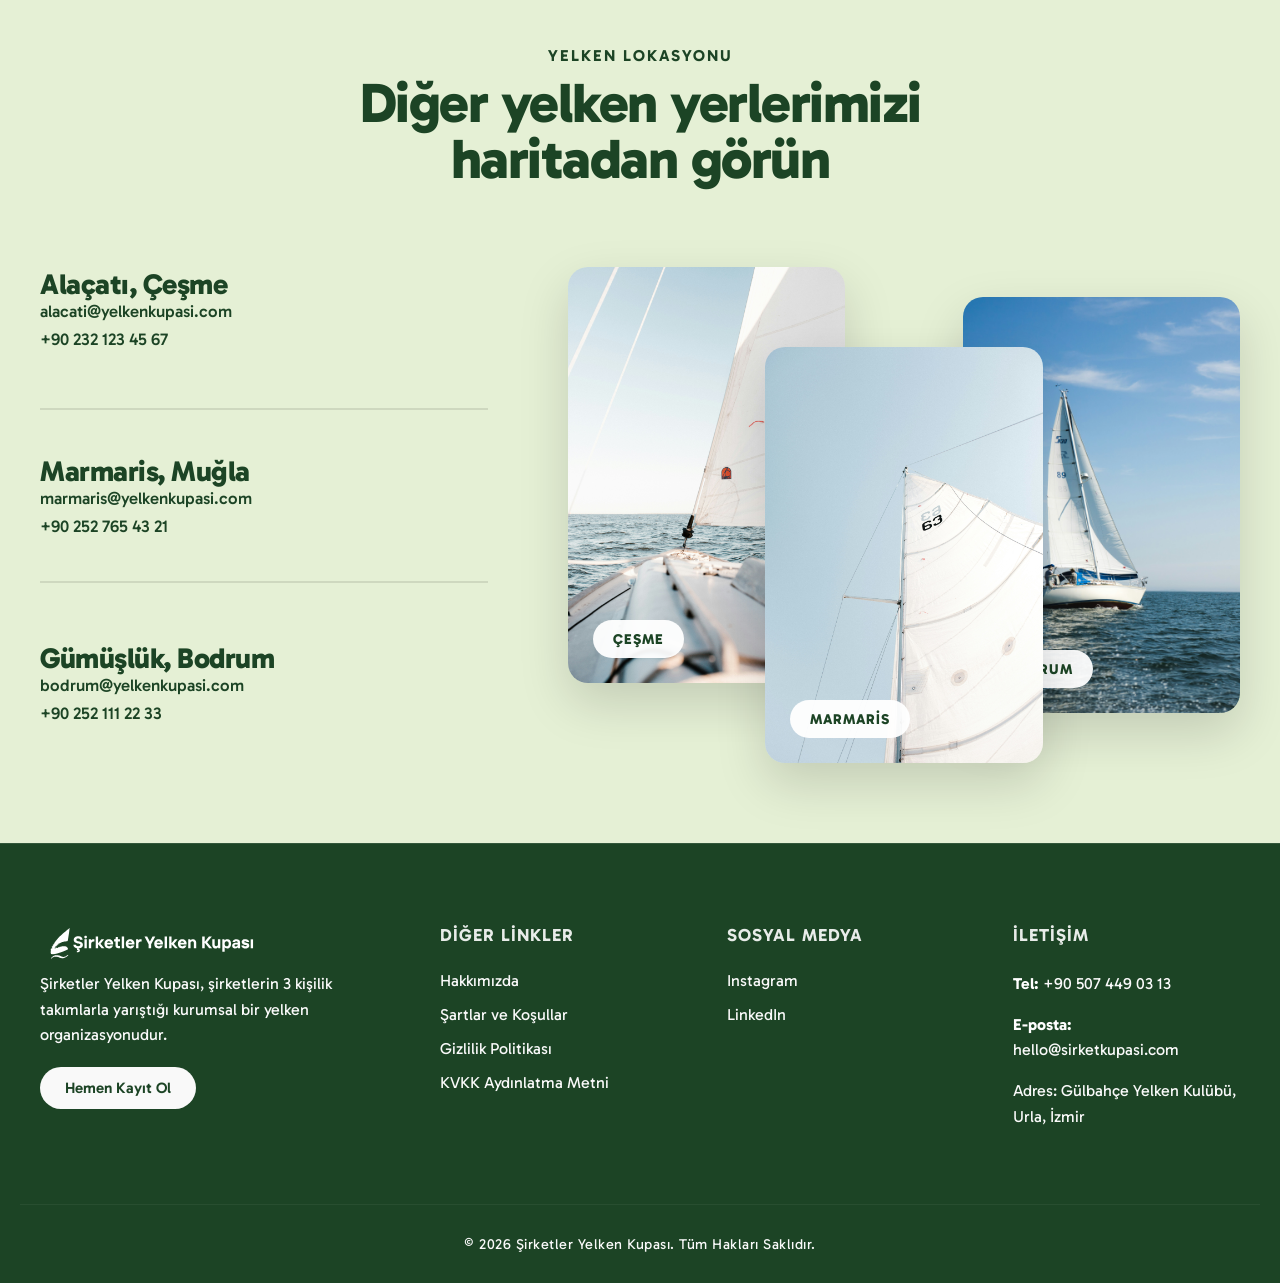
<file: contact.html>
<!DOCTYPE html>
<html lang="tr">

<head>
    <!-- 1. Temel Ayarlar ve PWA Uyumluluğu -->
    <meta charset="UTF-8">
    <meta name="viewport" content="width=device-width, initial-scale=1.0, viewport-fit=cover">
    <meta name="theme-color" content="#1c4425">
    <meta name="apple-mobile-web-app-capable" content="yes">
    <meta name="apple-mobile-web-app-title" content="Yelken Kupası">
    <meta name="apple-mobile-web-app-status-bar-style" content="#1c4425">

    <!-- 2. Sayfa Başlığı ve Çeviri Etiketi -->
    <title data-i18n="contact_title">Yelken Kupası | İletişim</title>

    <!-- 3. Temel SEO (Arama Motoru Açıklaması) -->
    <meta name="description"
        content="Şirketler Yelken Kupası hakkında detaylı bilgi almak, sponsor olmak veya takımınızı kaydetmek için bizimle iletişime geçin.">

    <!-- 4. Open Graph (WhatsApp, LinkedIn, Facebook, Instagram DM vs. için) -->
    <meta property="og:type" content="website">
    <meta property="og:url" content="https://www.sirketkupasi.com/contact.html">
    <meta property="og:title" content="İletişim | Yelken Kupası">
    <meta property="og:description"
        content="Şirketler Yelken Kupası hakkında detaylı bilgi almak, sponsor olmak veya takımınızı kaydetmek için bizimle iletişime geçin.">
    <meta property="og:image" content="https://www.sirketkupasi.com/image/logotab.jpg">

    <!-- 5. Twitter (X) Card Meta Etiketleri -->
    <meta name="twitter:card" content="summary_large_image">
    <meta name="twitter:url" content="https://www.sirketkupasi.com/contact.html">
    <meta name="twitter:title" content="İletişim | Yelken Kupası">
    <meta name="twitter:description"
        content="Şirketler Yelken Kupası hakkında detaylı bilgi almak, sponsor olmak veya takımınızı kaydetmek için bizimle iletişime geçin.">
    <meta name="twitter:image" content="https://www.sirketkupasi.com/image/logotab.jpg">

    <!-- 6. Google Fonts Bağlantıları -->
    <link rel="preconnect" href="https://fonts.googleapis.com">
    <link rel="preconnect" href="https://fonts.gstatic.com" crossorigin>
    <link href="https://fonts.googleapis.com/css2?family=Gabarito:wght@400;500;600;700;800&display=swap"
        rel="stylesheet">

    <!-- 7. CSS Dosyaları -->
    <link rel="stylesheet" href="css/global.css">
    <link rel="stylesheet" href="css/contact.css">

    <!-- 8. Favicon (Tarayıcı Sekmesi Simgeleri) -->
    <link rel="shortcut icon" href="image/logotab.jpg" type="image/png">
    <link rel="apple-touch-icon" href="image/logotab.jpg" type="image/png">

    <!-- 9. Dil / Çeviri Scripti -->
    <script src="js/i18n.js"></script>
</head>

<body>
    <header class="site-header">
        <div class="header-container">

            <div class="logo">
                <a href="index.html">
                    <picture>
                        <source media="(min-width: 600px)" srcset="image/logodesktop.svg">
                        <img class="site-logo" src="image/logomobile.svg" alt="Yelken Kupası Logo" loading="lazy">
                    </picture>
                </a>
            </div>

            <nav class="nav-menu" id="nav-menu">
                <ul>
                    <li><a href="index.html" data-i18n="nav_home">Anasayfa</a></li>
                    <li><a href="programs.html" data-i18n="nav_programs">Programlar</a></li>
                    <li><a href="sailing-race-dates-and-prices.html" data-i18n="nav_history">Yelken Yarışı Tarihi ve
                            Fiyatlar</a></li>
                    <li><a href="announcements.html" data-i18n="nav_announcements">Duyurular</a></li>
                    <li><a href="contact.html" class="active" data-i18n="nav_contact">İletişim</a></li>
                </ul>
            </nav>

            <div class="header-actions">
                <a href="contact.html#register" class="btn-primary" data-i18n="btn_register">Kayıt Ol</a>

                <div class="lang-dropdown">
                    <button class="lang-btn" aria-haspopup="true" aria-expanded="false" id="current-lang-btn">
                        TR <span class="arrow">▼</span>
                    </button>
                    <ul class="lang-menu">
                        <li><a href="#" onclick="changeLanguage('tr', event)" id="lang-tr">TR</a></li>
                        <li><a href="#" onclick="changeLanguage('en', event)" id="lang-en">EN</a></li>
                    </ul>
                </div>

                <button class="hamburger" id="hamburger-menu" aria-label="Menüyü Aç">
                    <span></span><span></span><span></span>
                </button>
            </div>

        </div>
    </header>

    <section class="contact-hero-section">
        <div class="contact-hero-container">

            <span class="section-subtitle" data-i18n="contact_hero_sub">İletişime Geçin</span>
            <h1 data-i18n="contact_hero_h1">Dost canlısı kamp ekibimizle iletişime geçin.</h1>
            <p data-i18n="contact_hero_p">Sorularınız, rezervasyon talepleriniz veya sadece merhaba demek için
                buradayız. Yelken ve sörf maceranıza başlamak için bize ulaşın; size en kısa sürede dönüş yapmak için
                sabırsızlanıyoruz.</p>

        </div>
        <div class="contact-cards-layout">
            <div class="contact-card info-card">
                <div class="info-top">
                    <h3 data-i18n="contact_info_title">Hızlı Bilgilendirme</h3>
                    <ul class="info-list">
                        <li>
                            <span class="info-label" data-i18n="contact_lbl_phone">Telefon</span>
                            <!-- Sadece telefon numarasına a etiketi eklendi -->
                            <span class="info-value"><a href="tel:+905074490313">+90 507 449 03 13</a></span>
                        </li>
                        <li>
                            <span class="info-label" data-i18n="contact_lbl_email">E-posta</span>
                            <span class="info-value">hello@sirketkupasi.com</span>
                        </li>
                        <li>
                            <span class="info-label" data-i18n="contact_lbl_loc">Lokasyon</span>
                            <span class="info-value" data-i18n="contact_val_loc">Gülbahçe Yelken Kulübü, Urla,
                                İzmir</span>
                        </li>
                        <li>
                            <span class="info-label" data-i18n="contact_lbl_hours">Çalışma Saatleri</span>
                            <span class="info-value" data-i18n="contact_val_hours">Pzt - Paz: 08:00 - 19:00</span>
                        </li>
                    </ul>
                </div>

                <div class="info-bottom">
                    <h4 data-i18n="contact_follow">Bizi Takip Edin</h4>
                    <div class="social-links">
                        <a target="_blank" href="https://www.linkedin.com/company/sirketleryelkenkupasi">LinkedIn</a>
                        <a target="_blank" href="https://www.instagram.com/yelkenkupasi/">Instagram</a>
                    </div>
                </div>
            </div>

            <div id="register" class="contact-card form-card">
                <h3 data-i18n="contact_form_title">Formu doldurun, en kısa sürede size cevap vereceğiz.</h3>
                <p data-i18n="contact_form_p">Formu doldurun, ekibimiz en kısa sürede gerekli destekle size geri
                    dönecektir.</p>

                <form class="contact-form" action="https://formsubmit.co/ajax/48e61af7cd5e49936b940fb3c89d4f0d"
                    method="POST">

                    <input type="hidden" name="_subject" value="App House Summit - Yeni Form Mesajı">
                    <input type="hidden" name="_captcha" value="false">
                    <input type="hidden" name="_template" value="table">

                    <!-- Ad Soyad -->
                    <div class="input-group">
                        <input type="text" name="ad_soyad" data-i18n="contact_ph_name" placeholder="Ad Soyad" required>
                    </div>

                    <!-- Şirket Adı -->
                    <div class="input-group">
                        <input type="text" name="sirket" data-i18n="contact_ph_company" placeholder="Şirket Adı"
                            required>
                    </div>

                    <!-- Unvan / Pozisyon -->
                    <div class="input-group">
                        <input type="text" name="unvan" data-i18n="contact_ph_title" placeholder="Unvan / Pozisyon"
                            required>
                    </div>

                    <!-- Kurumsal E-posta -->
                    <div class="input-group">
                        <input type="email" name="email" data-i18n="contact_ph_corp_email"
                            placeholder="Kurumsal E-posta" required>
                    </div>

                    <!-- Telefon -->
                    <div class="input-group">
                        <input type="tel" name="telefon" data-i18n="contact_ph_phone" placeholder="Telefon Numarası"
                            oninput="this.value = this.value.replace(/[^0-9+\s]/g, '')">
                    </div>

                    <!-- Konu (Dropdown) -->
                    <div class="input-group">
                        <select name="konu" required>
                            <option value="" disabled selected data-i18n="contact_opt_default">Konu Seçiniz</option>
                            <option value="Genel Bilgi" data-i18n="contact_opt_info">Genel Bilgi</option>
                            <option value="Sponsor Ol" data-i18n="contact_opt_corp">Sponsor Ol</option>
                            <option value="Takım Kaydı" data-i18n="contact_opt_team">Takım Kaydı</option>
                        </select>
                    </div>

                    <!-- Mesaj -->
                    <div class="input-group">
                        <textarea name="mesaj" data-i18n="contact_ph_msg" placeholder="Mesajınız" rows="3"
                            required></textarea>
                    </div>

                    <!-- Onay Kutuları -->
                    <div class="checkbox-group">
                        <label>
                            <!-- name ve value eklendi -->
                            <input type="checkbox" name="sartlar_onay" value="Kabul Edildi" required>
                            <span data-i18n="contact_cb_terms">
                                <a href="#" class="modal-trigger" data-modal="terms-modal">Şartlar ve Koşullar</a>'ı
                                okudum, kabul ediyorum
                            </span>
                        </label>
                    </div>
                    <div class="checkbox-group">
                        <label>
                            <!-- name ve value eklendi -->
                            <input type="checkbox" name="kvkk_onay" value="Kabul Edildi" required>
                            <span data-i18n="contact_cb_kvkk">
                                <a href="#" class="modal-trigger" data-modal="kvkk-modal">KVKK Aydınlatma Metni</a>'ni
                                okudum, onaylıyorum
                            </span>
                        </label>
                    </div>
                    <div class="checkbox-group">
                        <label>
                            <!-- value eklendi -->
                            <input type="checkbox" name="bulten" value="İstiyor">
                            <span data-i18n="contact_cb_newsletter">Etkinlik ile ilgili bilgilendirme e-postaları almak
                                istiyorum</span>
                        </label>
                    </div>

                    <button type="submit" class="submit-btn" data-i18n="contact_btn_submit">Mesajı Gönder</button>
                </form>
            </div>

        </div>
    </section>

    <section class="locations-section">
        <div class="locations-container">

            <div class="locations-header">
                <span class="section-subtitle" data-i18n="loc_subtitle">Yelken Lokasyonu</span>
                <h2 data-i18n="loc_h2">Diğer yelken yerlerimizi haritadan görün</h2>
            </div>

            <div class="locations-content-layout">

                <div class="locations-list">
                    <div class="location-item">
                        <h3 data-i18n="loc_1_title">Alaçatı, Çeşme</h3>
                        <div class="location-details">
                            <span class="loc-email">alacati@yelkenkupasi.com</span>
                            <!-- Telefon numarası link yapıldı -->
                            <span class="loc-phone"><a href="tel:+902321234567">+90 232 123 45 67</a></span>
                        </div>
                    </div>

                    <div class="location-item">
                        <h3 data-i18n="loc_2_title">Marmaris, Muğla</h3>
                        <div class="location-details">
                            <span class="loc-email">marmaris@yelkenkupasi.com</span>
                            <!-- Telefon numarası link yapıldı -->
                            <span class="loc-phone"><a href="tel:+902527654321">+90 252 765 43 21</a></span>
                        </div>
                    </div>

                    <div class="location-item">
                        <h3 data-i18n="loc_3_title">Gümüşlük, Bodrum</h3>
                        <div class="location-details">
                            <span class="loc-email">bodrum@yelkenkupasi.com</span>
                            <!-- Telefon numarası link yapıldı -->
                            <span class="loc-phone"><a href="tel:+902521112233">+90 252 111 22 33</a></span>
                        </div>
                    </div>
                </div>

                <div class="locations-gallery">
                    <div class="loc-photo-card card-1">
                        <img src="image/image2.jpg" alt="Alaçatı">
                        <div class="city-badge" data-i18n="loc_badge_1">Çeşme</div>
                    </div>
                    <div class="loc-photo-card card-2">
                        <img src="image/image3.jpg" alt="Marmaris">
                        <div class="city-badge" data-i18n="loc_badge_2">Marmaris</div>
                    </div>
                    <div class="loc-photo-card card-3">
                        <img src="image/image4.jpg" alt="Bodrum">
                        <div class="city-badge" data-i18n="loc_badge_3">Bodrum</div>
                    </div>
                </div>

            </div>
        </div>
    </section>

    <footer class="site-footer">
        <div class="footer-container">
            <div class="footer-col footer-about">
                <div class="footer-logo"><img src="image/logodesktop.svg" alt="Yelken Kupası"></div>
                <p data-i18n="footer_desc">Şirketler Yelken Kupası, şirketlerin 3 kişilik takımlarla yarıştığı kurumsal
                    bir yelken organizasyonudur.</p>
                <a href="contact.html#register" class="btn-primary" data-i18n="btn_register_6">Hemen Kayıt Ol</a>
            </div>

            <div class="footer-col footer-links">
                <h4 data-i18n="footer_links_title">Diğer Linkler</h4>
                <ul>
                    <li><a href="about.html" data-i18n="nav_about_footer">Hakkımızda</a></li>
                    <li><a href="terms-conditions.html" data-i18n="nav_termsconditions_footer">Şartlar ve Koşullar</a>
                    </li>
                    <li><a href="privacy-policy.html" data-i18n="nav_privacypoliciy_footer">Gizlilik Politikası</a></li>
                    <li><a href="KVKK.html" data-i18n="nav_kvkk_footer">KVKK Aydınlatma Metni</a></li>
                </ul>
            </div>

            <div class="footer-col footer-social">
                <h4 data-i18n="footer_social_title">Sosyal Medya</h4>
                <div class="social-icons">
                    <a target="_blank" href="https://www.instagram.com/yelkenkupasi/"
                        aria-label="Instagram">Instagram</a>
                    <a target="_blank" href="https://www.linkedin.com/company/sirketleryelkenkupasi"
                        aria-label="LinkedIn">LinkedIn</a>
                </div>
            </div>

            <div class="footer-col footer-contact">
                <h4 data-i18n="footer_contact_title">İletişim</h4>
                <div class="contact-info">
                    <p><strong data-i18n="footer_tel">Tel:</strong> <a href="tel:+905074490313">+90 507 449 03 13</a>
                    </p>
                    <p><strong data-i18n="footer_email">E-posta:</strong> hello@sirketkupasi.com</p>
                    <p data-i18n="footer_address"><strong>Adres:</strong> Gülbahçe Yelken Kulübü, Urla, İzmir</p>
                </div>
            </div>
        </div>
        <div class="footer-bottom">
            <div class="bottom-container">
                <p data-i18n="footer_copyright">&copy; 2026 Şirketler Yelken Kupası. Tüm Hakları Saklıdır.</p>
            </div>
        </div>
    </footer>

    <!-- Şartlar ve Koşullar Modalı -->
    <div id="terms-modal" class="custom-modal">
        <div class="modal-content">
            <span class="close-modal">&times;</span>
            <h4 data-i18n="terms_little_title">Şartlar ve Koşullar</h4>
            <div class="modal-body">

                <section class="terms-section">
                    <div class="terms-container">
                        <h1 class="terms-title" data-i18n="terms_title">Şirketler Yelken Kupası Şartlar ve Koşulları
                        </h1>
                        <p class="terms-intro" data-i18n="terms_intro">
                            Şirketler Yelken Kupası'na hoş geldiniz! Etkinliğe kayıt yaptırarak veya katılarak
                            aşağıdaki şartlar ve koşulları kabul etmiş sayılırsınız. Lütfen dikkatlice okuyunuz.
                        </p>

                        <ol class="terms-main-list">

                            <li>
                                <h2 data-i18n="terms_s1_title">1. Genel Hükümler</h2>
                                <ul class="terms-sub-list">
                                    <li data-i18n="terms_s1_item1">Bu Şartlar ve Koşullar ("Koşullar"), Şirketler Yelken
                                        Kupası
                                        etkinliğine ("Etkinlik") katılım ile ilgili tüm tarafların hak ve
                                        yükümlülüklerini düzenler.
                                    </li>
                                    <li data-i18n="terms_s1_item2">Etkinliğe kayıt yaptırarak veya katılarak bu
                                        koşulları kabul
                                        etmiş sayılırsınız.</li>
                                    <li data-i18n="terms_s1_item3">Etkinlik organizatörü: Urla Girişim Summit</li>
                                    <li><span data-i18n="terms_s1_item4">İletişim:</span> <a class="terms-contact-link"
                                            href="mailto:hello@sirketkupasi.com">hello@sirketkupasi.com</a></li>
                                </ul>
                            </li>

                            <li>
                                <h2 data-i18n="terms_s2_title">2. Etkinlik Bilgileri</h2>
                                <ul class="terms-sub-list">
                                    <li data-i18n="terms_s2_item1">Etkinlik: Şirketler Yelken Kupası</li>
                                    <li data-i18n="terms_s2_item2">Yer: Gülbahçe Yelken Kulübü, Urla, İzmir</li>
                                    <li data-i18n="terms_s2_item3">Program, format ve içerik organizatör tarafından
                                        önceden haber
                                        verilmeksizin değiştirilebilir.</li>
                                </ul>
                            </li>

                            <li>
                                <h2 data-i18n="terms_s3_title">3. Kayıt ve Katılım Koşulları</h2>
                                <ul class="terms-sub-list">
                                    <li data-i18n="terms_s3_item1">Katılım kurumsal takımlar bazında gerçekleşir;
                                        bireysel kayıt
                                        kabul edilmez.</li>
                                    <li data-i18n="terms_s3_item2">Her şirketten yalnızca 1 (bir) takım katılabilir.
                                    </li>
                                    <li data-i18n="terms_s3_item3">Kayıt, başvuru formunun eksiksiz doldurulması ve
                                        katılım
                                        ücretinin ödenmesiyle tamamlanır.</li>
                                    <li data-i18n="terms_s3_item4">Kayıt süreci tamamlanmadan herhangi bir yer rezerve
                                        edilmez.</li>
                                    <li data-i18n="terms_s3_item5">Tüm katılımcıların Türkiye Yelken Federasyonu eğitim
                                        programına
                                        kayıt yaptırması zorunludur. Bu kayıt organizatör tarafından koordine edilir.
                                    </li>
                                    <li data-i18n="terms_s3_item6">Organizatör, herhangi bir gerekçe göstermeksizin
                                        başvuruyu
                                        reddetme hakkını saklı tutar.</li>
                                </ul>
                            </li>

                            <li>
                                <h2 data-i18n="terms_s4_title">4. Katılım Ücreti ve Ödeme</h2>
                                <ul class="terms-sub-list">
                                    <li data-i18n="terms_s4_item1">Katılım ücreti kayıt sırasında belirtilir.</li>
                                    <li data-i18n="terms_s4_item2">Tüm fiyatlara %20 KDV eklenir.</li>
                                    <li data-i18n="terms_s4_item3">Ödeme, belirlenen yöntemle ve ödeme son tarihine
                                        kadar
                                        yapılmalıdır.</li>
                                    <li data-i18n="terms_s4_item4">Ödeme tamamlanmadan kayıt kesinleşmez.</li>
                                </ul>
                            </li>

                            <li>
                                <h2 data-i18n="terms_s5_title">5. İptal ve İade Politikası</h2>
                                <ul class="terms-sub-list">
                                    <li data-i18n="terms_s5_item1">İptal talepleri yazılı olarak (e-posta aracılığıyla)
                                        organizatöre
                                        iletilmelidir.</li>
                                    <li data-i18n="terms_s5_item2">Organizatör, iptal koşullarını ve iade oranlarını
                                        kayıt sırasında
                                        ayrıca bildirecektir.</li>
                                    <li data-i18n="terms_s5_item3">Takım üyesi değişiklikleri, etkinlik öncesinde yazılı
                                        olarak
                                        bildirilmelidir.</li>
                                    <li data-i18n="terms_s5_item4">Organizatörün etkinliği iptal etmesi durumunda tahsil
                                        edilen
                                        katılım ücreti iade edilir. Organizatörün bu durumda ek bir yükümlülüğü
                                        bulunmamaktadır.
                                    </li>
                                </ul>
                            </li>

                            <li>
                                <h2 data-i18n="terms_s6_title">6. Sorumluluk ve Risk Reddi</h2>
                                <ul class="terms-sub-list">
                                    <li data-i18n="terms_s6_item1">Yelkencilik, açık denizde doğal riskler barındıran,
                                        fiziksel
                                        olarak zorlu bir spordur.</li>
                                    <li data-i18n="terms_s6_item2">Katılımcılar, etkinlik süresince bu risklerin
                                        farkında
                                        olduklarını kabul ederler.</li>
                                    <li data-i18n="terms_s6_item3">Organizatör, yarış sırasında veya etkinlik alanında
                                        meydana
                                        gelebilecek yaralanma, maddi hasar, kayıp veya kazalardan sorumlu tutulamaz.
                                    </li>
                                    <li data-i18n="terms_s6_item4">Organizatör, hava koşulları veya mücbir sebeplerden
                                        kaynaklanan
                                        program değişikliklerinden sorumlu değildir.</li>
                                </ul>
                            </li>

                            <li>
                                <h2 data-i18n="terms_s7_title">7. Sigorta</h2>
                                <ul class="terms-sub-list">
                                    <li data-i18n="terms_s7_item1">Türkiye Yelken Federasyonu eğitim programına kayıtlı
                                        tüm
                                        katılımcılar, etkinlik süresince federasyon sigortası kapsamındadır.</li>
                                    <li data-i18n="terms_s7_item2">Sigorta kapsamına ilişkin ayrıntılı bilgi
                                        federasyondan talep
                                        edilebilir.</li>
                                    <li data-i18n="terms_s7_item3">Katılımcı şirketler, federasyon poliçesinin
                                        kapsamadığı riskler
                                        için ek sigorta yaptırmayı değerlendirebilir.</li>
                                </ul>
                            </li>

                            <li>
                                <h2 data-i18n="terms_s8_title">8. Kurallara Uyum</h2>
                                <ul class="terms-sub-list">
                                    <li data-i18n="terms_s8_item1">Tüm katılımcılar Gülbahçe Yelken Kulübü kurallarına
                                        uymakla
                                        yükümlüdür.</li>
                                    <li data-i18n="terms_s8_item2">Organizatör tarafından belirlenen yarış yönetmeliğine
                                        uyum
                                        zorunludur.</li>
                                    <li data-i18n="terms_s8_item3">Kurallara aykırı hareket eden takımlar diskvalifiye
                                        edilebilir
                                        veya etkinlikten çıkarılabilir; bu durumda katılım ücreti iade edilmez.</li>
                                    <li data-i18n="terms_s8_item4">Alkol tüketimi yalnızca belirlenmiş alanlarda ve
                                        yasal sınırlar
                                        dahilinde serbesttir.</li>
                                </ul>
                            </li>

                            <li>
                                <h2 data-i18n="terms_s9_title">9. Görsel ve İletişim Hakları</h2>
                                <ul class="terms-sub-list">
                                    <li data-i18n="terms_s9_item1">Etkinlik sırasında çekilen fotoğraf ve videolar
                                        organizatör
                                        tarafından tanıtım amaçlı kullanılabilir.</li>
                                    <li data-i18n="terms_s9_item2">Katılımcı şirketlerin logoları etkinlik iletişim
                                        materyallerinde
                                        kullanılabilir.</li>
                                    <li data-i18n="terms_s9_item3">Bu kullanıma itiraz eden katılımcıların, etkinlik
                                        başlamadan önce
                                        organizatöre yazılı olarak bildirmesi gerekmektedir.</li>
                                </ul>
                            </li>

                            <li>
                                <h2 data-i18n="terms_s10_title">10. Kişisel Verilerin Korunması</h2>
                                <ul class="terms-sub-list">
                                    <li data-i18n="terms_s10_item1">Kayıt sürecinde toplanan kişisel veriler yalnızca
                                        etkinlik
                                        organizasyonu amacıyla kullanılır ve üçüncü taraflarla paylaşılmaz.</li>
                                    <li data-i18n="terms_s10_item2">Daha fazla bilgi için web sitemizin Gizlilik
                                        Politikası
                                        sayfasını inceleyebilirsiniz.</li>
                                </ul>
                            </li>

                            <li>
                                <h2 data-i18n="terms_s11_title">11. Mücbir Sebep</h2>
                                <ul class="terms-sub-list">
                                    <li data-i18n="terms_s11_item1">Doğal afet, salgın hastalık, resmi yasaklar, aşırı
                                        hava
                                        koşulları veya organizatörün kontrolü dışındaki durumlar nedeniyle etkinlik
                                        ertelenebilir ya
                                        da iptal edilebilir.</li>
                                    <li data-i18n="terms_s11_item2">Bu tür durumlarda organizatör iade sağlamak için
                                        azami çabayı
                                        gösterir; ancak ek tazminat yükümlülüğü doğmaz.</li>
                                </ul>
                            </li>

                            <li>
                                <h2 data-i18n="terms_s12_title">12. Uygulanacak Hukuk</h2>
                                <ul class="terms-sub-list">
                                    <li data-i18n="terms_s12_item1">Bu Koşullar, Türkiye Cumhuriyeti kanunlarına
                                        tabidir.</li>
                                    <li data-i18n="terms_s12_item2">Herhangi bir uyuşmazlıkta İzmir mahkemeleri ve icra
                                        daireleri
                                        yetkilidir.</li>
                                </ul>
                            </li>

                            <li>
                                <h2 data-i18n="terms_s13_title">13. Değişiklik Hakkı</h2>
                                <ul class="terms-sub-list">
                                    <li data-i18n="terms_s13_item1">Organizatör bu Koşulları önceden bildirimde
                                        bulunarak değiştirme
                                        hakkını saklı tutar.</li>
                                    <li data-i18n="terms_s13_item2">Güncel sürüm her zaman resmi web sitesinde
                                        yayımlanır.</li>
                                </ul>
                            </li>

                            <li>
                                <h2 data-i18n="terms_contact_title">İletişim</h2>
                                <p class="contact-desc" data-i18n="terms_contact_desc">Bu Şartlar ve Koşullar hakkında
                                    herhangi bir
                                    sorunuz veya endişeniz varsa lütfen bizimle iletişime geçin:</p>
                                <ul class="terms-sub-list">
                                    <li><strong data-i18n="terms_contact_email_label">E-posta:</strong>
                                        <a class="terms-contact-link"
                                            href="mailto:hello@sirketkupasi.com">hello@sirketkupasi.com</a>
                                    </li>
                                </ul>
                            </li>

                        </ol>
                    </div>
                </section>

            </div>
        </div>
    </div>

    <!-- KVKK Modalı -->
    <div id="kvkk-modal" class="custom-modal">
        <div class="modal-content">
            <span class="close-modal">&times;</span>
            <h4 data-i18n="kvkk_little_title">KVKK Aydınlatma Metni</h4>
            <div class="modal-body">

                <section class="terms-section">
                    <div class="terms-container">
                        <h1 class="terms-title" data-i18n="kvkk_title">6698 Sayılı Kişisel Verilerin Korunması Kanunu
                            Kapsamında
                            Aydınlatma Metni</h1>
                        <p class="terms-intro" data-i18n="kvkk_intro">
                            Kişisel verileriniz, veri sorumlusu sıfatıyla Urla Girişim Summit tarafından aşağıda
                            açıklanan kapsamda
                            işlenmektedir.
                        </p>

                        <ol class="terms-main-list">

                            <li>
                                <h2 data-i18n="kvkk_s1_title">1. Veri Sorumlusu</h2>
                                <p class="contact-desc" data-i18n="kvkk_s1_desc">Kişisel verileriniz, veri sorumlusu
                                    sıfatıyla Urla
                                    Girişim Summit tarafından aşağıda açıklanan kapsamda işlenmektedir.</p>
                                <p class="contact-desc"><span data-i18n="kvkk_s1_contact">İletişim:</span>
                                    <a class="terms-contact-link"
                                        href="mailto:hello@sirketkupasi.com">hello@sirketkupasi.com</a>
                                </p>
                            </li>

                            <li>
                                <h2 data-i18n="kvkk_s2_title">2. İşlenen Kişisel Veriler</h2>
                                <ul class="terms-sub-list">
                                    <li data-i18n="kvkk_s2_item1">Ad, soyad</li>
                                    <li data-i18n="kvkk_s2_item2">Kurumsal e-posta adresi ve telefon numarası</li>
                                    <li data-i18n="kvkk_s2_item3">Şirket adı, unvan ve departman</li>
                                    <li data-i18n="kvkk_s2_item4">Ödeme ve fatura bilgileri</li>
                                    <li data-i18n="kvkk_s2_item5">Sağlık durumu veya diyet kısıtlaması (yalnızca gönüllü
                                        paylaşım
                                        halinde)</li>
                                    <li data-i18n="kvkk_s2_item6">Etkinlik süresince çekilen fotoğraf ve videolar</li>
                                </ul>
                            </li>

                            <li>
                                <h2 data-i18n="kvkk_s3_title">3. Kişisel Verilerin İşlenme Amaçları</h2>
                                <ul class="terms-sub-list">
                                    <li data-i18n="kvkk_s3_item1">Etkinlik kaydının alınması ve yönetilmesi</li>
                                    <li data-i18n="kvkk_s3_item2">Katılımcılarla etkinliğe ilişkin iletişimin sağlanması
                                    </li>
                                    <li data-i18n="kvkk_s3_item3">Türkiye Yelken Federasyonu eğitim programına kayıt
                                        işlemlerinin
                                        yürütülmesi</li>
                                    <li data-i18n="kvkk_s3_item4">Fatura ve ödeme süreçlerinin tamamlanması</li>
                                    <li data-i18n="kvkk_s3_item5">Etkinlik güvenliğinin sağlanması</li>
                                    <li data-i18n="kvkk_s3_item6">Tanıtım ve pazarlama faaliyetleri kapsamında fotoğraf
                                        ve video
                                        kullanımı (açık rızanıza istinaden)</li>
                                </ul>
                            </li>

                            <li>
                                <h2 data-i18n="kvkk_s4_title">4. Hukuki Dayanaklar</h2>
                                <ul class="terms-sub-list">
                                    <li data-i18n="kvkk_s4_item1">Madde 5/2-c: Sözleşmenin kurulması ve ifası (katılım
                                        kaydı)</li>
                                    <li data-i18n="kvkk_s4_item2">Madde 5/2-ç: Hukuki yükümlülüğün yerine getirilmesi
                                    </li>
                                    <li data-i18n="kvkk_s4_item3">Madde 5/2-f: Veri sorumlusunun meşru menfaati</li>
                                    <li data-i18n="kvkk_s4_item4">Madde 5/1: Açık rıza (fotoğraf/video kullanımı ve
                                        pazarlama
                                        iletişimi)</li>
                                </ul>
                            </li>

                            <li>
                                <h2 data-i18n="kvkk_s5_title">5. Veri Aktarımı</h2>
                                <ul class="terms-sub-list">
                                    <li data-i18n="kvkk_s5_item1">Türkiye Yelken Federasyonu — eğitim programı kaydı ve
                                        sigorta
                                        işlemleri</li>
                                    <li data-i18n="kvkk_s5_item2">Gülbahçe Yelken Kulübü — saha koordinasyonu ve
                                        güvenlik</li>
                                    <li data-i18n="kvkk_s5_item3">Etkinlik hizmet sağlayıcıları — catering, fotoğraf,
                                        lojistik
                                        (gizlilik sözleşmesi kapsamında)</li>
                                    <li data-i18n="kvkk_s5_item4">Yetkili kamu kurum ve kuruluşları — yasal zorunluluk
                                        halinde</li>
                                </ul>
                            </li>

                            <li>
                                <h2 data-i18n="kvkk_s6_title">6. Veri Saklama Süresi</h2>
                                <p class="contact-desc" data-i18n="kvkk_s6_desc">Kişisel verileriniz, işlenme amacının
                                    gerektirdiği
                                    süre boyunca ve ilgili mevzuatın öngördüğü saklama sürelerine uygun olarak saklanır.
                                    Saklama
                                    süresi sona erdiğinde veriler silinir, yok edilir veya anonim hale getirilir.</p>
                            </li>

                            <li>
                                <h2 data-i18n="kvkk_s7_title">7. KVKK Madde 11 Kapsamındaki Haklarınız</h2>
                                <ul class="terms-sub-list">
                                    <li data-i18n="kvkk_s7_item1">Kişisel verilerinizin işlenip işlenmediğini öğrenme
                                    </li>
                                    <li data-i18n="kvkk_s7_item2">İşlenmişse buna ilişkin bilgi talep etme</li>
                                    <li data-i18n="kvkk_s7_item3">İşlenme amacını ve amacına uygun kullanılıp
                                        kullanılmadığını
                                        öğrenme</li>
                                    <li data-i18n="kvkk_s7_item4">Yurt içinde veya yurt dışında verilerin aktarıldığı
                                        üçüncü
                                        kişileri bilme</li>
                                    <li data-i18n="kvkk_s7_item5">Eksik veya yanlış işlenmiş verilerin düzeltilmesini
                                        isteme</li>
                                    <li data-i18n="kvkk_s7_item6">KVKK Madde 7 çerçevesinde verilerin silinmesini veya
                                        yok
                                        edilmesini isteme</li>
                                    <li data-i18n="kvkk_s7_item7">Düzeltme, silme ve yok etme işlemlerinin aktarım
                                        yapılan üçüncü
                                        kişilere bildirilmesini isteme</li>
                                    <li data-i18n="kvkk_s7_item8">İşlenen verilerin münhasıran otomatik sistemler
                                        aracılığıyla
                                        analiz edilmesi suretiyle aleyhinize bir sonuç ortaya çıkmasına itiraz etme</li>
                                    <li data-i18n="kvkk_s7_item9">Kanuna aykırı işleme nedeniyle zarara uğramanız
                                        halinde zararın
                                        giderilmesini talep etme</li>
                                </ul>
                            </li>

                            <li>
                                <h2 data-i18n="kvkk_s8_title">8. Başvuru Yöntemi</h2>
                                <p class="contact-desc"><span data-i18n="kvkk_s8_desc">Yukarıda belirtilen haklarınızı
                                        kullanmak
                                        için</span> <a class="terms-contact-link"
                                        href="mailto:hello@sirketkupasi.com">hello@sirketkupasi.com</a> <span
                                        data-i18n="kvkk_s8_desc2">adresine yazılı olarak başvurabilirsiniz.
                                        Başvurularınız, talebin
                                        niteliğine göre en geç 30 gün içinde sonuçlandırılacaktır.</span></p>
                            </li>

                            <li>
                                <h2 data-i18n="kvkk_contact_title">Veri Sorumlusu ve İletişim</h2>
                                <ul class="terms-sub-list">
                                    <li><span data-i18n="kvkk_contact_controller">Veri Sorumlusu:</span> Urla Girişim
                                        Summit</li>
                                    <li><strong data-i18n="kvkk_contact_email_label">İletişim:</strong>
                                        <a class="terms-contact-link"
                                            href="mailto:hello@sirketkupasi.com">hello@sirketkupasi.com</a>
                                    </li>
                                </ul>
                            </li>

                        </ol>
                    </div>
                </section>

            </div>
        </div>
    </div>

    <a href="https://wa.me/905074490313" class="whatsapp-btn" target="_blank" rel="noopener noreferrer"
        aria-label="WhatsApp ile İletişime Geç">
        <!-- WhatsApp SVG İkonu -->
        <svg xmlns="http://www.w3.org/2000/svg" viewBox="0 0 448 512" fill="currentColor">
            <path
                d="M380.9 97.1C339 55.1 283.2 32 223.9 32c-122.4 0-222 99.6-222 222 0 39.1 10.2 77.3 29.6 111L0 480l117.7-30.9c32.4 17.7 68.9 27 106.1 27h.1c122.3 0 224.1-99.6 224.1-222 0-59.3-25.2-115-67.1-157.1zm-157 341.6c-33.2 0-65.7-8.9-94-25.7l-6.7-4-69.8 18.3L72 359.2l-4.4-7c-18.5-29.4-28.2-63.3-28.2-98.2 0-101.7 82.8-184.5 184.6-184.5 49.3 0 95.6 19.2 130.4 54.1 34.8 34.9 56.2 81.2 56.1 130.5 0 101.8-84.9 184.6-186.6 184.6zm101.2-138.2c-5.5-2.8-32.8-16.2-37.9-18-5.1-1.9-8.8-2.8-12.5 2.8-3.7 5.6-14.3 18-17.6 21.8-3.2 3.7-6.5 4.2-12 1.4-32.6-16.3-54-29.1-75.5-66-2.1-3.6 2.1-3.2 7.6-14.2 2.7-5.4 1.4-10.2-.4-14.2-1.9-4-12.5-35.4-17.1-48.4-4.5-12.8-9-11-12.5-11.2-3.2-.2-6.9-.2-10.6-.2-3.7 0-9.7 1.4-14.8 6.9-5.1 5.6-19.4 19-19.4 46.3 0 27.3 19.9 53.7 22.6 57.4 2.8 3.7 39.1 59.7 94.8 83.8 35.2 15.2 49 16.5 66.6 13.9 10.7-1.6 32.8-13.4 37.4-26.4 4.6-13 4.6-24.1 3.2-26.4-1.3-2.5-5-3.9-10.5-6.6z" />
        </svg>
    </a>

    <script defer src="js/utils.js"></script>
    <script defer src="js/navbar.js"></script>
    <script defer src="js/timeline.js"></script>
    <script defer src="js/facility-slider.js"></script>
    <script defer src="js/video.js"></script>
    <script defer src="js/countdown.js"></script>
    <script defer src="js/modals.js"></script>
    <script defer src="js/mail.js"></script>
</body>

</html>
</file>
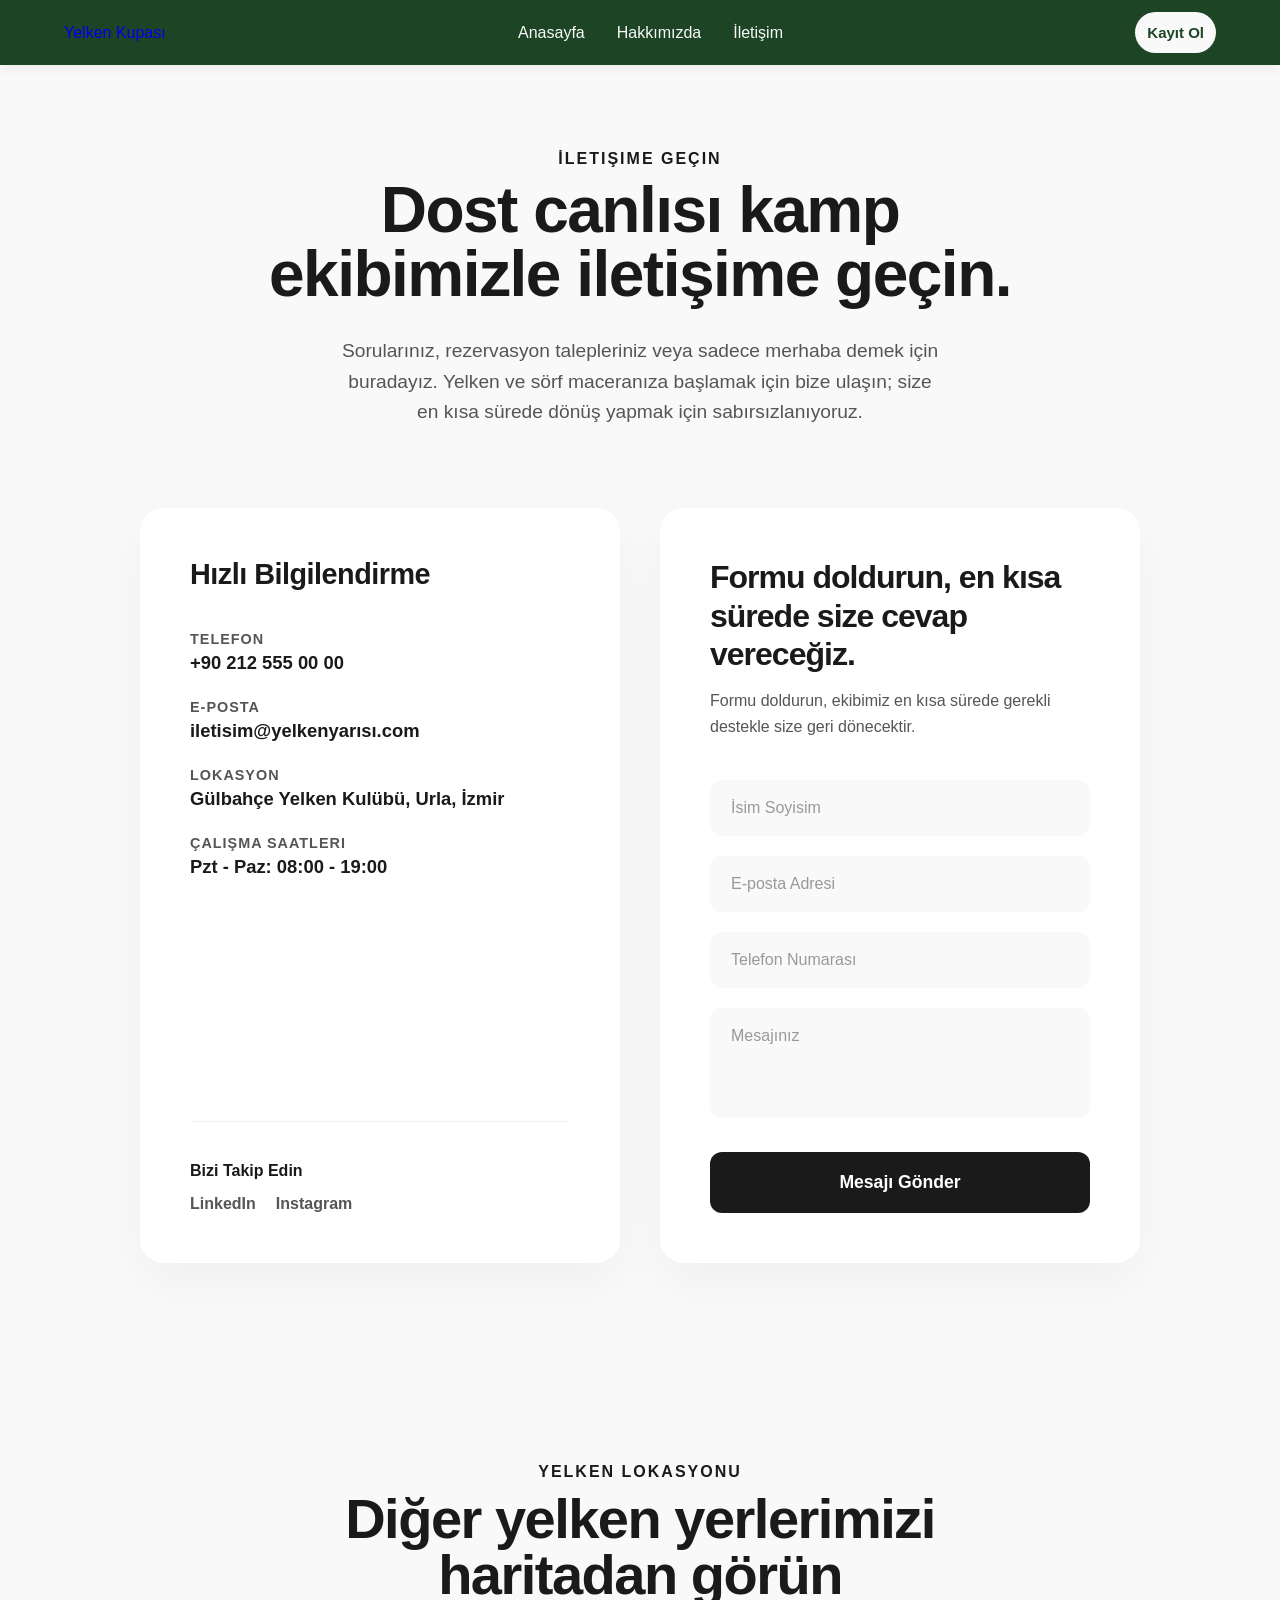
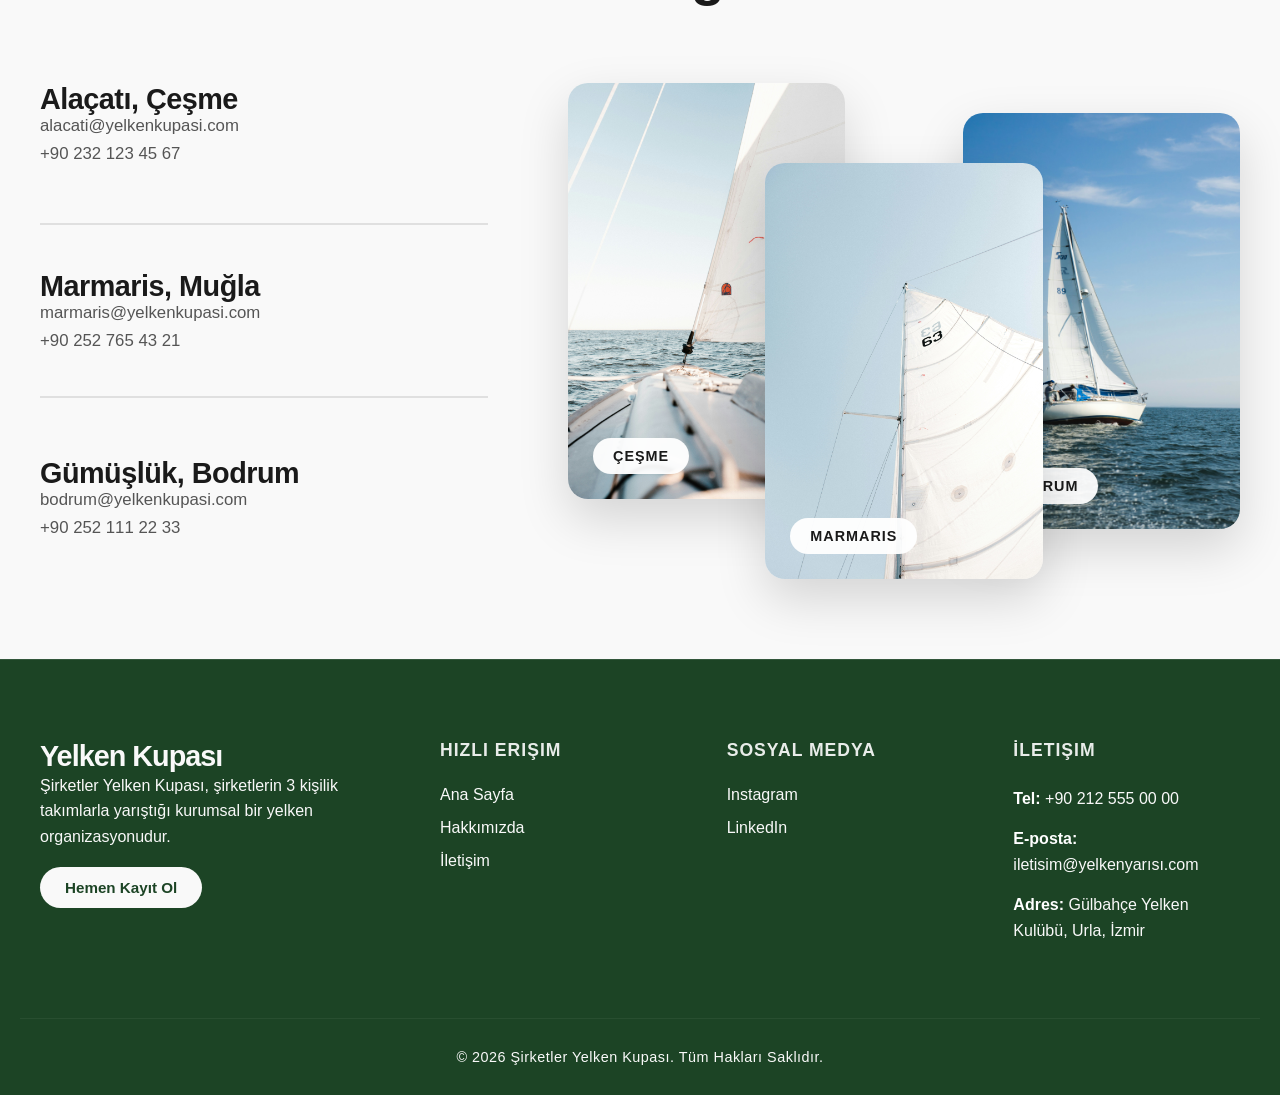
<file: iletisim.html>
<!DOCTYPE html>
<html lang="en">

<head>
    <meta charset="UTF-8">
    <meta name="viewport" content="width=device-width, initial-scale=1.0">
    <title>Yelken Kupası</title>
    <link rel="stylesheet" href="css/global.css">
    <link rel="stylesheet" href="css/iletisim.css">
</head>

<body>
    <header class="site-header">
        <div class="header-container">

            <div class="logo">
                <a href="index.html">
                    <span class="logo-text">Yelken Kupası</span>
                </a>
            </div>

            <nav class="nav-menu" id="nav-menu">
                <ul>
                    <li><a href="index.html">Anasayfa</a></li>
                    <li><a href="about.html">Hakkımızda</a></li>
                    <li><a href="iletisim.html">İletişim</a></li>
                </ul>
            </nav>

            <div class="header-actions">
                <a href="#register" class="btn-primary">Kayıt Ol</a>

                <button class="hamburger" id="hamburger-menu" aria-label="Menüyü Aç">
                    <span></span>
                    <span></span>
                    <span></span>
                </button>
            </div>

        </div>
    </header>
    <section class="contact-hero-section">
        <div class="contact-hero-container">

            <span class="section-subtitle">İletişime Geçin</span>

            <h1>Dost canlısı kamp ekibimizle iletişime geçin.</h1>

            <p>Sorularınız, rezervasyon talepleriniz veya sadece merhaba demek için buradayız. Yelken ve sörf maceranıza
                başlamak için bize ulaşın; size en kısa sürede dönüş yapmak için sabırsızlanıyoruz.</p>

        </div>
        <div class="contact-cards-layout">
            <div class="contact-card info-card">
                <div class="info-top">
                    <h3>Hızlı Bilgilendirme</h3>
                    <ul class="info-list">
                        <li>
                            <span class="info-label">Telefon</span>
                            <span class="info-value">+90 212 555 00 00</span>
                        </li>
                        <li>
                            <span class="info-label">E-posta</span>
                            <span class="info-value">iletisim@yelkenyarısı.com</span>
                        </li>
                        <li>
                            <span class="info-label">Lokasyon</span>
                            <span class="info-value">Gülbahçe Yelken Kulübü, Urla, İzmir</span>
                        </li>
                        <li>
                            <span class="info-label">Çalışma Saatleri</span>
                            <span class="info-value">Pzt - Paz: 08:00 - 19:00</span>
                        </li>
                    </ul>
                </div>

                <div class="info-bottom">
                    <h4>Bizi Takip Edin</h4>
                    <div class="social-links">
                        <a href="#">LinkedIn</a>
                        <a href="#">Instagram</a>
                    </div>
                </div>
            </div>

            <div class="contact-card form-card">
                <h3>Formu doldurun, en kısa sürede size cevap vereceğiz.</h3>
                <p>Formu doldurun, ekibimiz en kısa sürede gerekli destekle size geri dönecektir.</p>

                <form class="contact-form">
                    <div class="input-group">
                        <input type="text" placeholder="İsim Soyisim" required>
                    </div>
                    <div class="input-group">
                        <input type="email" placeholder="E-posta Adresi" required>
                    </div>
                    <div class="input-group">
                        <input type="tel" placeholder="Telefon Numarası">
                    </div>
                    <div class="input-group">
                        <textarea placeholder="Mesajınız" rows="4" required></textarea>
                    </div>
                    <button type="submit" class="submit-btn">Mesajı Gönder</button>
                </form>
            </div>

        </div>
    </section>
    <section class="locations-section">
        <div class="locations-container">

            <div class="locations-header">
                <span class="section-subtitle">Yelken Lokasyonu</span>
                <h2>Diğer yelken yerlerimizi haritadan görün</h2>
            </div>

            <div class="locations-content-layout">

                <div class="locations-list">
                    <div class="location-item">
                        <h3>Alaçatı, Çeşme</h3>
                        <div class="location-details">
                            <span class="loc-email">alacati@yelkenkupasi.com</span>
                            <span class="loc-phone">+90 232 123 45 67</span>
                        </div>
                    </div>

                    <div class="location-item">
                        <h3>Marmaris, Muğla</h3>
                        <div class="location-details">
                            <span class="loc-email">marmaris@yelkenkupasi.com</span>
                            <span class="loc-phone">+90 252 765 43 21</span>
                        </div>
                    </div>

                    <div class="location-item">
                        <h3>Gümüşlük, Bodrum</h3>
                        <div class="location-details">
                            <span class="loc-email">bodrum@yelkenkupasi.com</span>
                            <span class="loc-phone">+90 252 111 22 33</span>
                        </div>
                    </div>
                </div>

                <div class="locations-gallery">
                    <div class="loc-photo-card card-1">
                        <img src="image/image2.jpg" alt="Alaçatı">
                        <div class="city-badge">Çeşme</div>
                    </div>
                    <div class="loc-photo-card card-2">
                        <img src="image/image3.jpg" alt="Marmaris">
                        <div class="city-badge">Marmaris</div>
                    </div>
                    <div class="loc-photo-card card-3">
                        <img src="image/image4.jpg" alt="Bodrum">
                        <div class="city-badge">Bodrum</div>
                    </div>
                </div>

            </div>

        </div>
    </section>
    <footer class="site-footer">
        <div class="footer-container">

            <div class="footer-col footer-about">
                <div class="footer-logo">Yelken Kupası</div>
                <p>Şirketler Yelken Kupası, şirketlerin 3 kişilik takımlarla yarıştığı kurumsal bir yelken
                    organizasyonudur.</p>
                <a href="#register" class="btn-primary">Hemen Kayıt Ol</a>
            </div>

            <div class="footer-col footer-links">
                <h4>Hızlı Erişim</h4>
                <ul>
                    <li><a href="index.html">Ana Sayfa</a></li>
                    <li><a href="about.html">Hakkımızda</a></li>
                    <li><a href="iletisim.html">İletişim</a></li>
                </ul>
            </div>

            <div class="footer-col footer-social">
                <h4>Sosyal Medya</h4>
                <div class="social-icons">
                    <a href="#" aria-label="Instagram">Instagram</a>
                    <a href="#" aria-label="LinkedIn">LinkedIn</a>
                </div>
            </div>

            <div class="footer-col footer-contact">
                <h4>İletişim</h4>
                <div class="contact-info">
                    <p><strong>Tel:</strong> +90 212 555 00 00</p>
                    <p><strong>E-posta:</strong> iletisim@yelkenyarısı.com</p>
                    <p><strong>Adres:</strong> Gülbahçe Yelken Kulübü, Urla, İzmir</p>
                </div>
            </div>

        </div>

        <div class="footer-bottom">
            <div class="bottom-container">
                <p>&copy; 2026 Şirketler Yelken Kupası. Tüm Hakları Saklıdır.</p>
            </div>
        </div>
    </footer>
    <script defer src="js/utils.js"></script>
    <script defer src="js/navbar.js"></script>
    <script defer src="js/timeline.js"></script>
    <script defer src="js/facility-slider.js"></script>
    <script defer src="js/video.js"></script>
</body>

</html>
</file>
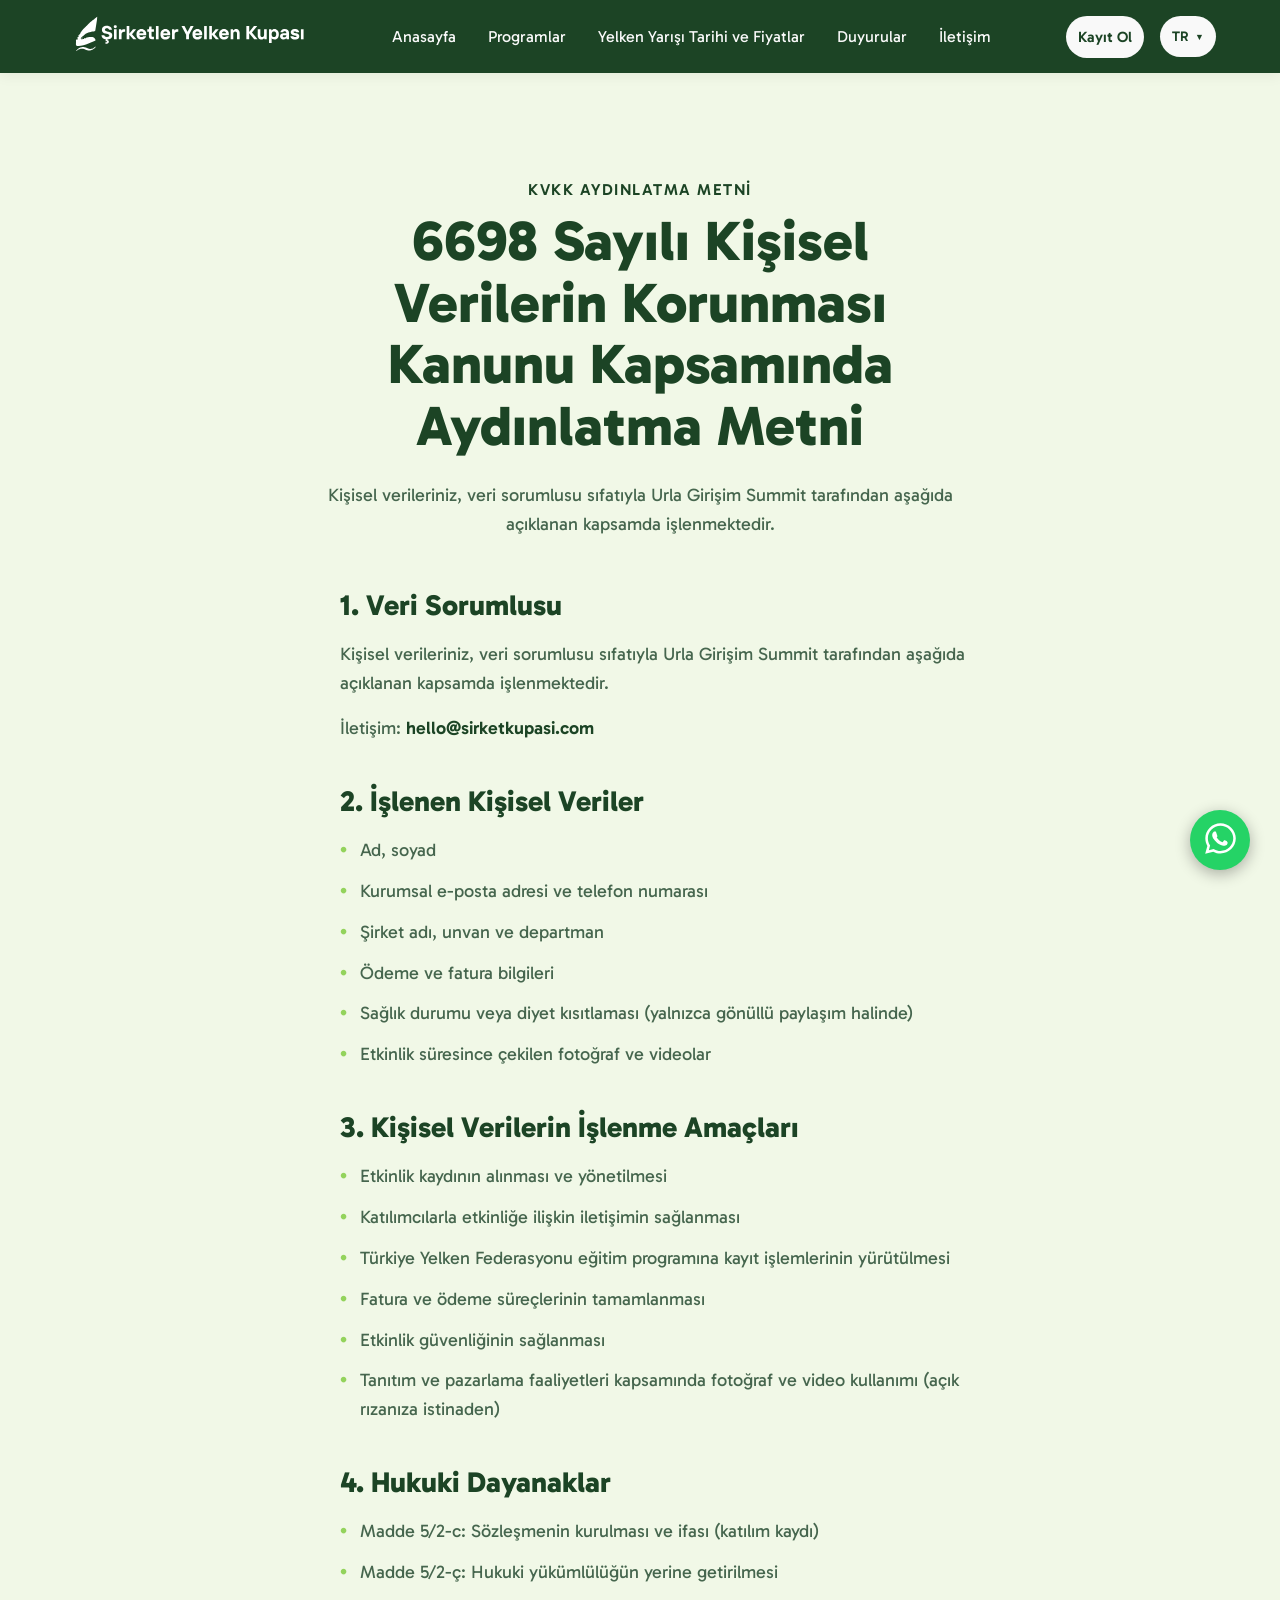
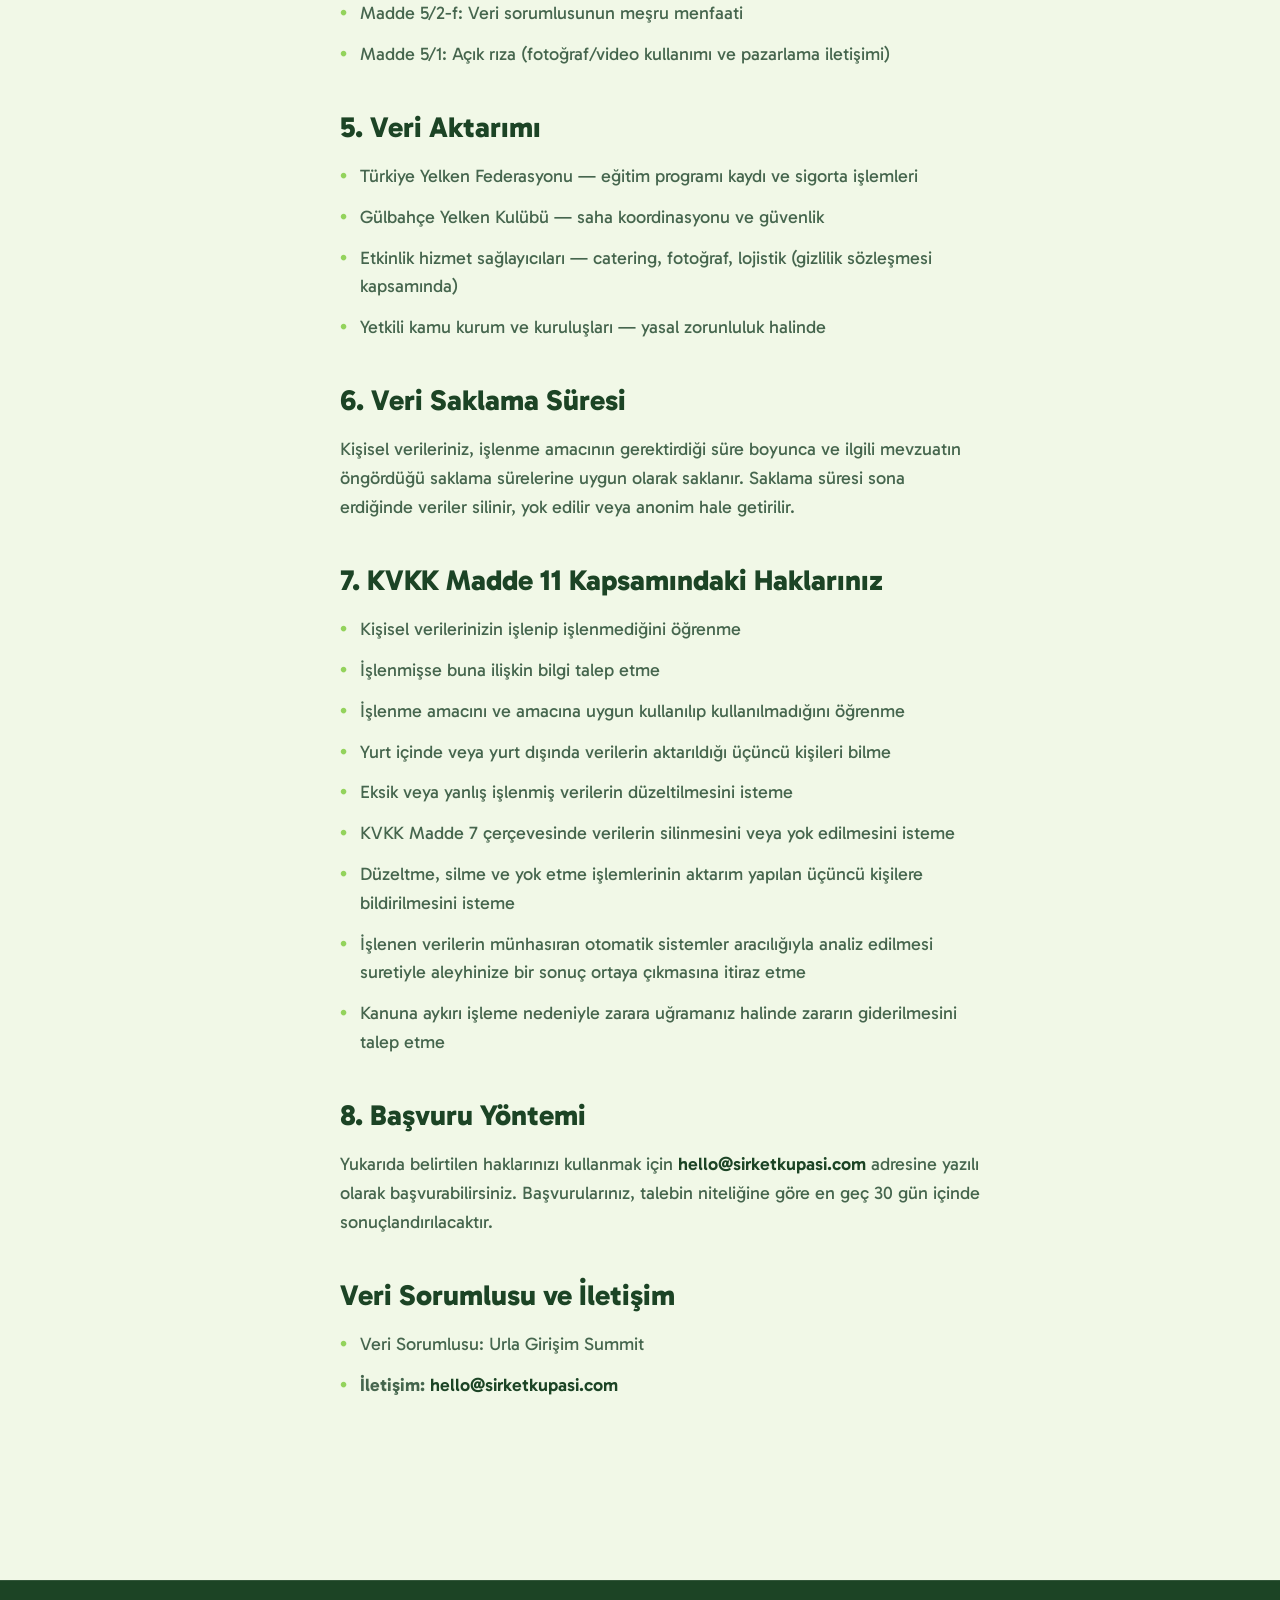
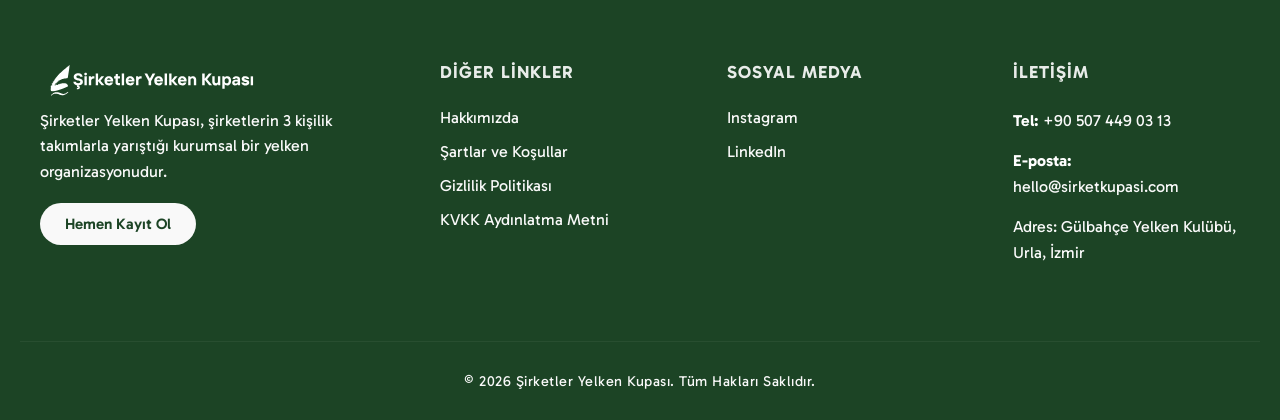
<file: KVKK.html>
<!DOCTYPE html>
<html lang="tr">

<head>
    <meta charset="UTF-8">
    <meta name="viewport" content="width=device-width, initial-scale=1.0, viewport-fit=cover">
    <meta name="theme-color" content="#1c4425">
    <meta name="apple-mobile-web-app-capable" content="yes">
    <meta name="apple-mobile-web-app-title" content="Yelken Kupası">
    <meta name="apple-mobile-web-app-status-bar-style" content="#1c4425">
    <title data-i18n="kvkk_page_title">Yelken Kupası | KVKK Aydınlatma Metni</title>
    <meta property="og:image" content="https://www.sirketkupasi.com/image/logotab.jpg">
    <meta name="twitter:image" content="https://www.sirketkupasi.com/image/logotab.jpg">
    <link rel="stylesheet" href="css/global.css">
    <link rel="stylesheet" href="css/termsconditions-privacypolicy.css">
    <link rel="preconnect" href="https://fonts.googleapis.com">
    <link rel="preconnect" href="https://fonts.gstatic.com" crossorigin>
    <link href="https://fonts.googleapis.com/css2?family=Gabarito:wght@400;500;600;700;800&display=swap"
        rel="stylesheet">

    <link rel="shortcut icon" href="image/logotab.jpg" type="image/png" />
    <link rel="apple-touch-icon" href="image/logotab.jpg" type="image/png">

    <script src="js/i18n.js"></script>
</head>

<body>
    <header class="site-header">
        <div class="header-container">

            <div class="logo">
                <a href="index.html">
                    <picture>
                        <source media="(min-width: 600px)" srcset="image/logodesktop.svg">
                        <img class="site-logo" src="image/logomobile.svg" alt="Yelken Kupası Logo" loading="lazy">
                    </picture>
                </a>
            </div>

            <nav class="nav-menu" id="nav-menu">
                <ul>
                    <li><a href="index.html" data-i18n="nav_home">Anasayfa</a></li>
                    <li><a href="programs.html" data-i18n="nav_programs">Programlar</a></li>
                    <li><a href="sailing-race-dates-and-prices.html" data-i18n="nav_history">Yelken Yarışı Tarihi ve Fiyatlar</a></li>
                    <li><a href="announcements.html" data-i18n="nav_announcements">Duyurular</a></li>
                    <li><a href="contact.html" data-i18n="nav_contact">İletişim</a></li>
                </ul>
            </nav>

            <div class="header-actions">
                <a href="contact.html#register" class="btn-primary" data-i18n="btn_register">Kayıt Ol</a>

                <div class="lang-dropdown">
                    <button class="lang-btn" aria-haspopup="true" aria-expanded="false" id="current-lang-btn">
                        TR <span class="arrow">▼</span>
                    </button>
                    <ul class="lang-menu">
                        <li><a href="#" onclick="changeLanguage('tr', event)" id="lang-tr">TR</a></li>
                        <li><a href="#" onclick="changeLanguage('en', event)" id="lang-en">EN</a></li>
                    </ul>
                </div>

                <button class="hamburger" id="hamburger-menu" aria-label="Menüyü Aç">
                    <span></span><span></span><span></span>
                </button>
            </div>
        </div>
    </header>
    <section class="terms-section">
        <div class="terms-container">

            <h4 class="terms-little-title" data-i18n="kvkk_little_title">KVKK Aydınlatma Metni</h4>
            <h1 class="terms-title" data-i18n="kvkk_title">6698 Sayılı Kişisel Verilerin Korunması Kanunu Kapsamında
                Aydınlatma Metni</h1>
            <p class="terms-intro" data-i18n="kvkk_intro">
                Kişisel verileriniz, veri sorumlusu sıfatıyla Urla Girişim Summit tarafından aşağıda açıklanan kapsamda
                işlenmektedir.
            </p>

            <ol class="terms-main-list">

                <li>
                    <h2 data-i18n="kvkk_s1_title">1. Veri Sorumlusu</h2>
                    <p class="contact-desc" data-i18n="kvkk_s1_desc">Kişisel verileriniz, veri sorumlusu sıfatıyla Urla
                        Girişim Summit tarafından aşağıda açıklanan kapsamda işlenmektedir.</p>
                    <p class="contact-desc"><span data-i18n="kvkk_s1_contact">İletişim:</span> <a
                            class="terms-contact-link" href="mailto:hello@sirketkupasi.com">hello@sirketkupasi.com</a>
                    </p>
                </li>

                <li>
                    <h2 data-i18n="kvkk_s2_title">2. İşlenen Kişisel Veriler</h2>
                    <ul class="terms-sub-list">
                        <li data-i18n="kvkk_s2_item1">Ad, soyad</li>
                        <li data-i18n="kvkk_s2_item2">Kurumsal e-posta adresi ve telefon numarası</li>
                        <li data-i18n="kvkk_s2_item3">Şirket adı, unvan ve departman</li>
                        <li data-i18n="kvkk_s2_item4">Ödeme ve fatura bilgileri</li>
                        <li data-i18n="kvkk_s2_item5">Sağlık durumu veya diyet kısıtlaması (yalnızca gönüllü paylaşım
                            halinde)</li>
                        <li data-i18n="kvkk_s2_item6">Etkinlik süresince çekilen fotoğraf ve videolar</li>
                    </ul>
                </li>

                <li>
                    <h2 data-i18n="kvkk_s3_title">3. Kişisel Verilerin İşlenme Amaçları</h2>
                    <ul class="terms-sub-list">
                        <li data-i18n="kvkk_s3_item1">Etkinlik kaydının alınması ve yönetilmesi</li>
                        <li data-i18n="kvkk_s3_item2">Katılımcılarla etkinliğe ilişkin iletişimin sağlanması</li>
                        <li data-i18n="kvkk_s3_item3">Türkiye Yelken Federasyonu eğitim programına kayıt işlemlerinin
                            yürütülmesi</li>
                        <li data-i18n="kvkk_s3_item4">Fatura ve ödeme süreçlerinin tamamlanması</li>
                        <li data-i18n="kvkk_s3_item5">Etkinlik güvenliğinin sağlanması</li>
                        <li data-i18n="kvkk_s3_item6">Tanıtım ve pazarlama faaliyetleri kapsamında fotoğraf ve video
                            kullanımı (açık rızanıza istinaden)</li>
                    </ul>
                </li>

                <li>
                    <h2 data-i18n="kvkk_s4_title">4. Hukuki Dayanaklar</h2>
                    <ul class="terms-sub-list">
                        <li data-i18n="kvkk_s4_item1">Madde 5/2-c: Sözleşmenin kurulması ve ifası (katılım kaydı)</li>
                        <li data-i18n="kvkk_s4_item2">Madde 5/2-ç: Hukuki yükümlülüğün yerine getirilmesi</li>
                        <li data-i18n="kvkk_s4_item3">Madde 5/2-f: Veri sorumlusunun meşru menfaati</li>
                        <li data-i18n="kvkk_s4_item4">Madde 5/1: Açık rıza (fotoğraf/video kullanımı ve pazarlama
                            iletişimi)</li>
                    </ul>
                </li>

                <li>
                    <h2 data-i18n="kvkk_s5_title">5. Veri Aktarımı</h2>
                    <ul class="terms-sub-list">
                        <li data-i18n="kvkk_s5_item1">Türkiye Yelken Federasyonu — eğitim programı kaydı ve sigorta
                            işlemleri</li>
                        <li data-i18n="kvkk_s5_item2">Gülbahçe Yelken Kulübü — saha koordinasyonu ve güvenlik</li>
                        <li data-i18n="kvkk_s5_item3">Etkinlik hizmet sağlayıcıları — catering, fotoğraf, lojistik
                            (gizlilik sözleşmesi kapsamında)</li>
                        <li data-i18n="kvkk_s5_item4">Yetkili kamu kurum ve kuruluşları — yasal zorunluluk halinde</li>
                    </ul>
                </li>

                <li>
                    <h2 data-i18n="kvkk_s6_title">6. Veri Saklama Süresi</h2>
                    <p class="contact-desc" data-i18n="kvkk_s6_desc">Kişisel verileriniz, işlenme amacının gerektirdiği
                        süre boyunca ve ilgili mevzuatın öngördüğü saklama sürelerine uygun olarak saklanır. Saklama
                        süresi sona erdiğinde veriler silinir, yok edilir veya anonim hale getirilir.</p>
                </li>

                <li>
                    <h2 data-i18n="kvkk_s7_title">7. KVKK Madde 11 Kapsamındaki Haklarınız</h2>
                    <ul class="terms-sub-list">
                        <li data-i18n="kvkk_s7_item1">Kişisel verilerinizin işlenip işlenmediğini öğrenme</li>
                        <li data-i18n="kvkk_s7_item2">İşlenmişse buna ilişkin bilgi talep etme</li>
                        <li data-i18n="kvkk_s7_item3">İşlenme amacını ve amacına uygun kullanılıp kullanılmadığını
                            öğrenme</li>
                        <li data-i18n="kvkk_s7_item4">Yurt içinde veya yurt dışında verilerin aktarıldığı üçüncü
                            kişileri bilme</li>
                        <li data-i18n="kvkk_s7_item5">Eksik veya yanlış işlenmiş verilerin düzeltilmesini isteme</li>
                        <li data-i18n="kvkk_s7_item6">KVKK Madde 7 çerçevesinde verilerin silinmesini veya yok
                            edilmesini isteme</li>
                        <li data-i18n="kvkk_s7_item7">Düzeltme, silme ve yok etme işlemlerinin aktarım yapılan üçüncü
                            kişilere bildirilmesini isteme</li>
                        <li data-i18n="kvkk_s7_item8">İşlenen verilerin münhasıran otomatik sistemler aracılığıyla
                            analiz edilmesi suretiyle aleyhinize bir sonuç ortaya çıkmasına itiraz etme</li>
                        <li data-i18n="kvkk_s7_item9">Kanuna aykırı işleme nedeniyle zarara uğramanız halinde zararın
                            giderilmesini talep etme</li>
                    </ul>
                </li>

                <li>
                    <h2 data-i18n="kvkk_s8_title">8. Başvuru Yöntemi</h2>
                    <p class="contact-desc"><span data-i18n="kvkk_s8_desc">Yukarıda belirtilen haklarınızı kullanmak
                            için</span> <a class="terms-contact-link"
                            href="mailto:hello@sirketkupasi.com">hello@sirketkupasi.com</a> <span
                            data-i18n="kvkk_s8_desc2">adresine yazılı olarak başvurabilirsiniz. Başvurularınız, talebin
                            niteliğine göre en geç 30 gün içinde sonuçlandırılacaktır.</span></p>
                </li>

                <li>
                    <h2 data-i18n="kvkk_contact_title">Veri Sorumlusu ve İletişim</h2>
                    <ul class="terms-sub-list">
                        <li><span data-i18n="kvkk_contact_controller">Veri Sorumlusu:</span> Urla Girişim Summit</li>
                        <li><strong data-i18n="kvkk_contact_email_label">İletişim:</strong> <a
                                class="terms-contact-link"
                                href="mailto:hello@sirketkupasi.com">hello@sirketkupasi.com</a></li>
                    </ul>
                </li>

            </ol>
        </div>
    </section>
    <footer class="site-footer">
        <div class="footer-container">
            <div class="footer-col footer-about">
                <div class="footer-logo"><img src="image/logodesktop.svg" alt="Yelken Kupası"></div>
                <p data-i18n="footer_desc">Şirketler Yelken Kupası, şirketlerin 3 kişilik takımlarla yarıştığı kurumsal
                    bir yelken organizasyonudur.</p>
                <a href="contact.html#register" class="btn-primary" data-i18n="btn_register_6">Hemen Kayıt Ol</a>
            </div>

            <div class="footer-col footer-links">
                <h4 data-i18n="footer_links_title">Diğer Linkler</h4>
                <ul>
                    <li><a href="about.html" data-i18n="nav_about_footer">Hakkımızda</a></li>
                    <li><a href="terms-conditions.html" data-i18n="nav_termsconditions_footer">Şartlar ve Koşullar</a>
                    </li>
                    <li><a href="privacy-policy.html" data-i18n="nav_privacypoliciy_footer">Gizlilik Politikası</a></li>
                    <li><a href="KVKK.html" data-i18n="nav_kvkk_footer">KVKK Aydınlatma Metni</a></li>
                </ul>
            </div>

            <div class="footer-col footer-social">
                <h4 data-i18n="footer_social_title">Sosyal Medya</h4>
                <div class="social-icons">
                    <a target="_blank" href="https://www.instagram.com/yelkenkupasi/"
                        aria-label="Instagram">Instagram</a>
                    <a target="_blank" href="https://www.linkedin.com/company/sirketleryelkenkupasi"
                        aria-label="LinkedIn">LinkedIn</a>
                </div>
            </div>

            <div class="footer-col footer-contact">
                <h4 data-i18n="footer_contact_title">İletişim</h4>
                <div class="contact-info">
                    <p><strong data-i18n="footer_tel">Tel:</strong> <a href="tel:+905074490313">+90 507 449 03 13</a>
                    </p>
                    <p><strong data-i18n="footer_email">E-posta:</strong> hello@sirketkupasi.com</p>
                    <p data-i18n="footer_address"><strong>Adres:</strong> Gülbahçe Yelken Kulübü, Urla, İzmir</p>
                </div>
            </div>
        </div>
        <div class="footer-bottom">
            <div class="bottom-container">
                <p data-i18n="footer_copyright">&copy; 2026 Şirketler Yelken Kupası. Tüm Hakları Saklıdır.</p>
            </div>
        </div>
    </footer>

    <a href="https://wa.me/905074490313" class="whatsapp-btn" target="_blank" rel="noopener noreferrer"
        aria-label="WhatsApp ile İletişime Geç">
        <!-- WhatsApp SVG İkonu -->
        <svg xmlns="http://www.w3.org/2000/svg" viewBox="0 0 448 512" fill="currentColor">
            <path
                d="M380.9 97.1C339 55.1 283.2 32 223.9 32c-122.4 0-222 99.6-222 222 0 39.1 10.2 77.3 29.6 111L0 480l117.7-30.9c32.4 17.7 68.9 27 106.1 27h.1c122.3 0 224.1-99.6 224.1-222 0-59.3-25.2-115-67.1-157.1zm-157 341.6c-33.2 0-65.7-8.9-94-25.7l-6.7-4-69.8 18.3L72 359.2l-4.4-7c-18.5-29.4-28.2-63.3-28.2-98.2 0-101.7 82.8-184.5 184.6-184.5 49.3 0 95.6 19.2 130.4 54.1 34.8 34.9 56.2 81.2 56.1 130.5 0 101.8-84.9 184.6-186.6 184.6zm101.2-138.2c-5.5-2.8-32.8-16.2-37.9-18-5.1-1.9-8.8-2.8-12.5 2.8-3.7 5.6-14.3 18-17.6 21.8-3.2 3.7-6.5 4.2-12 1.4-32.6-16.3-54-29.1-75.5-66-2.1-3.6 2.1-3.2 7.6-14.2 2.7-5.4 1.4-10.2-.4-14.2-1.9-4-12.5-35.4-17.1-48.4-4.5-12.8-9-11-12.5-11.2-3.2-.2-6.9-.2-10.6-.2-3.7 0-9.7 1.4-14.8 6.9-5.1 5.6-19.4 19-19.4 46.3 0 27.3 19.9 53.7 22.6 57.4 2.8 3.7 39.1 59.7 94.8 83.8 35.2 15.2 49 16.5 66.6 13.9 10.7-1.6 32.8-13.4 37.4-26.4 4.6-13 4.6-24.1 3.2-26.4-1.3-2.5-5-3.9-10.5-6.6z" />
        </svg>
    </a>

    <script defer src="js/utils.js"></script>
    <script defer src="js/navbar.js"></script>
    <script defer src="js/timeline.js"></script>
    <script defer src="js/facility-slider.js"></script>
    <script defer src="js/video.js"></script>
    <script defer src="js/countdown.js"></script>
    <script defer src="js/modals.js"></script>
</body>

</html>
</file>
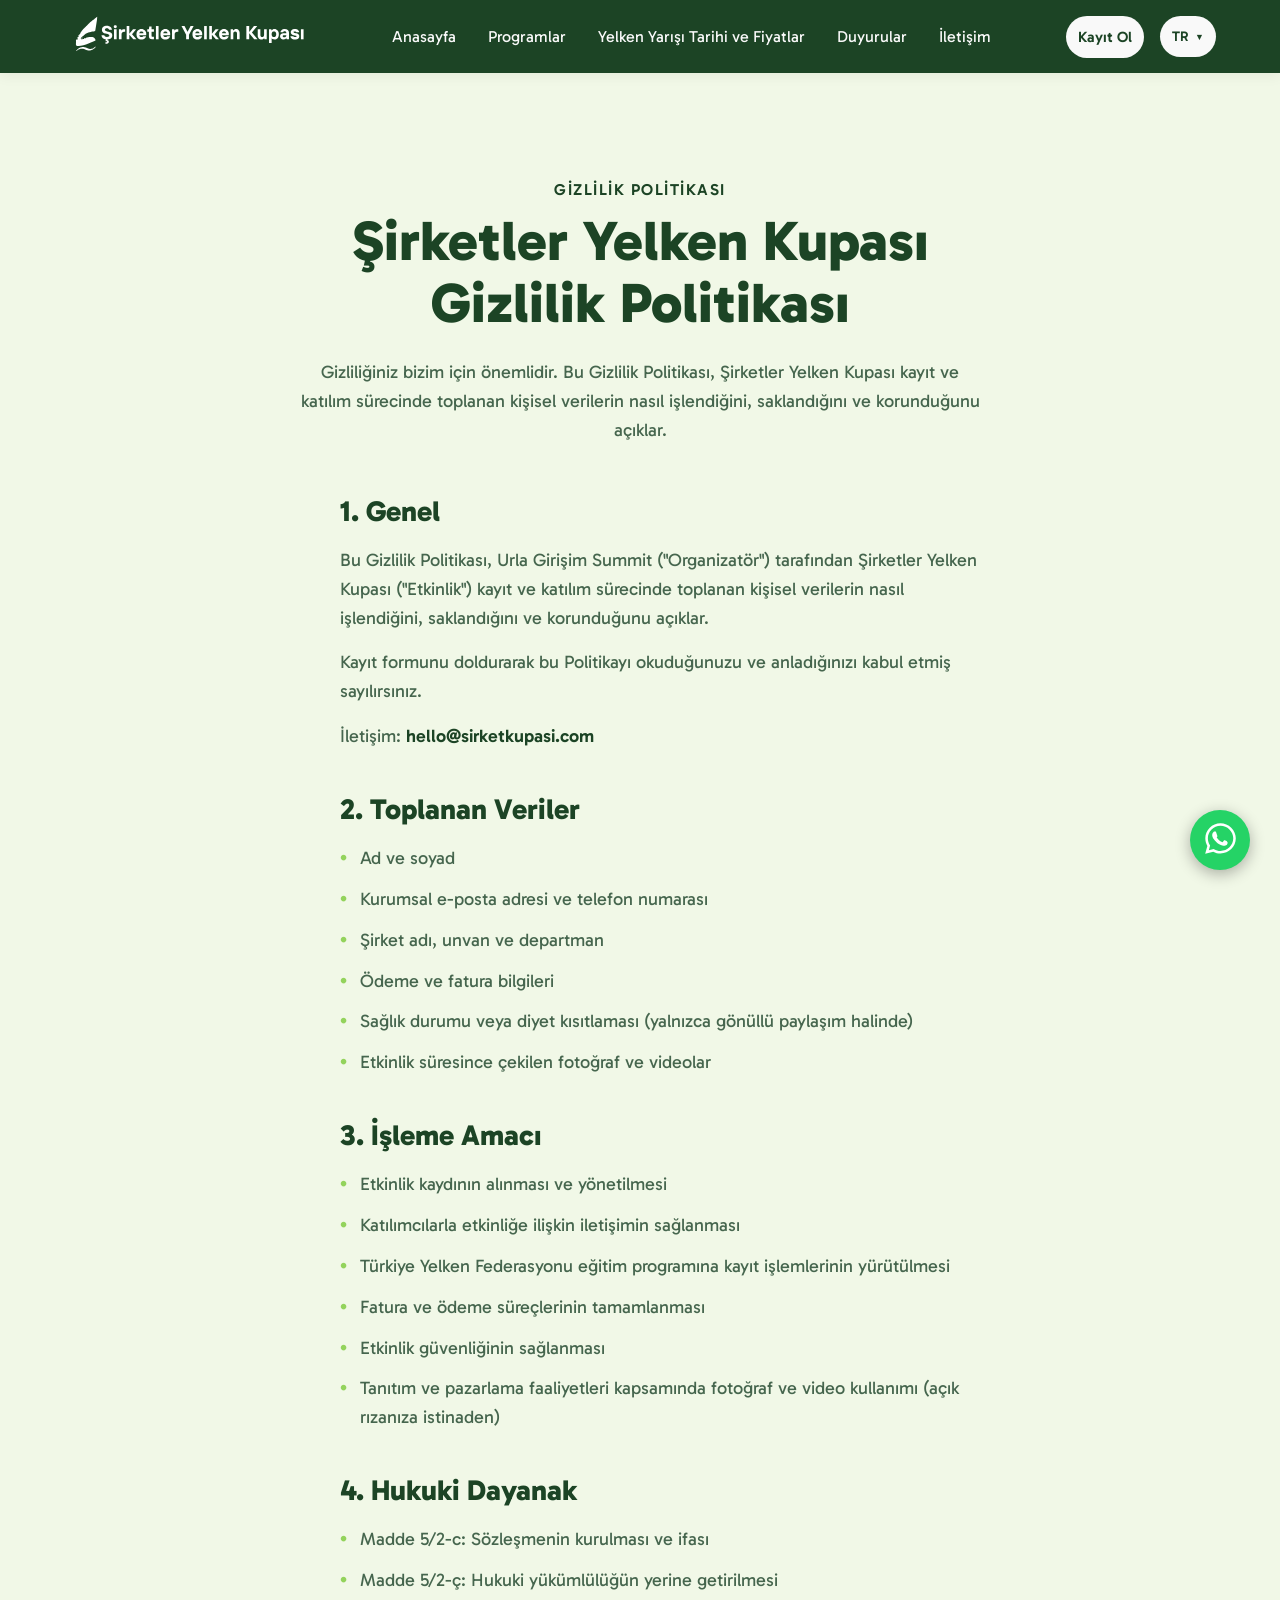
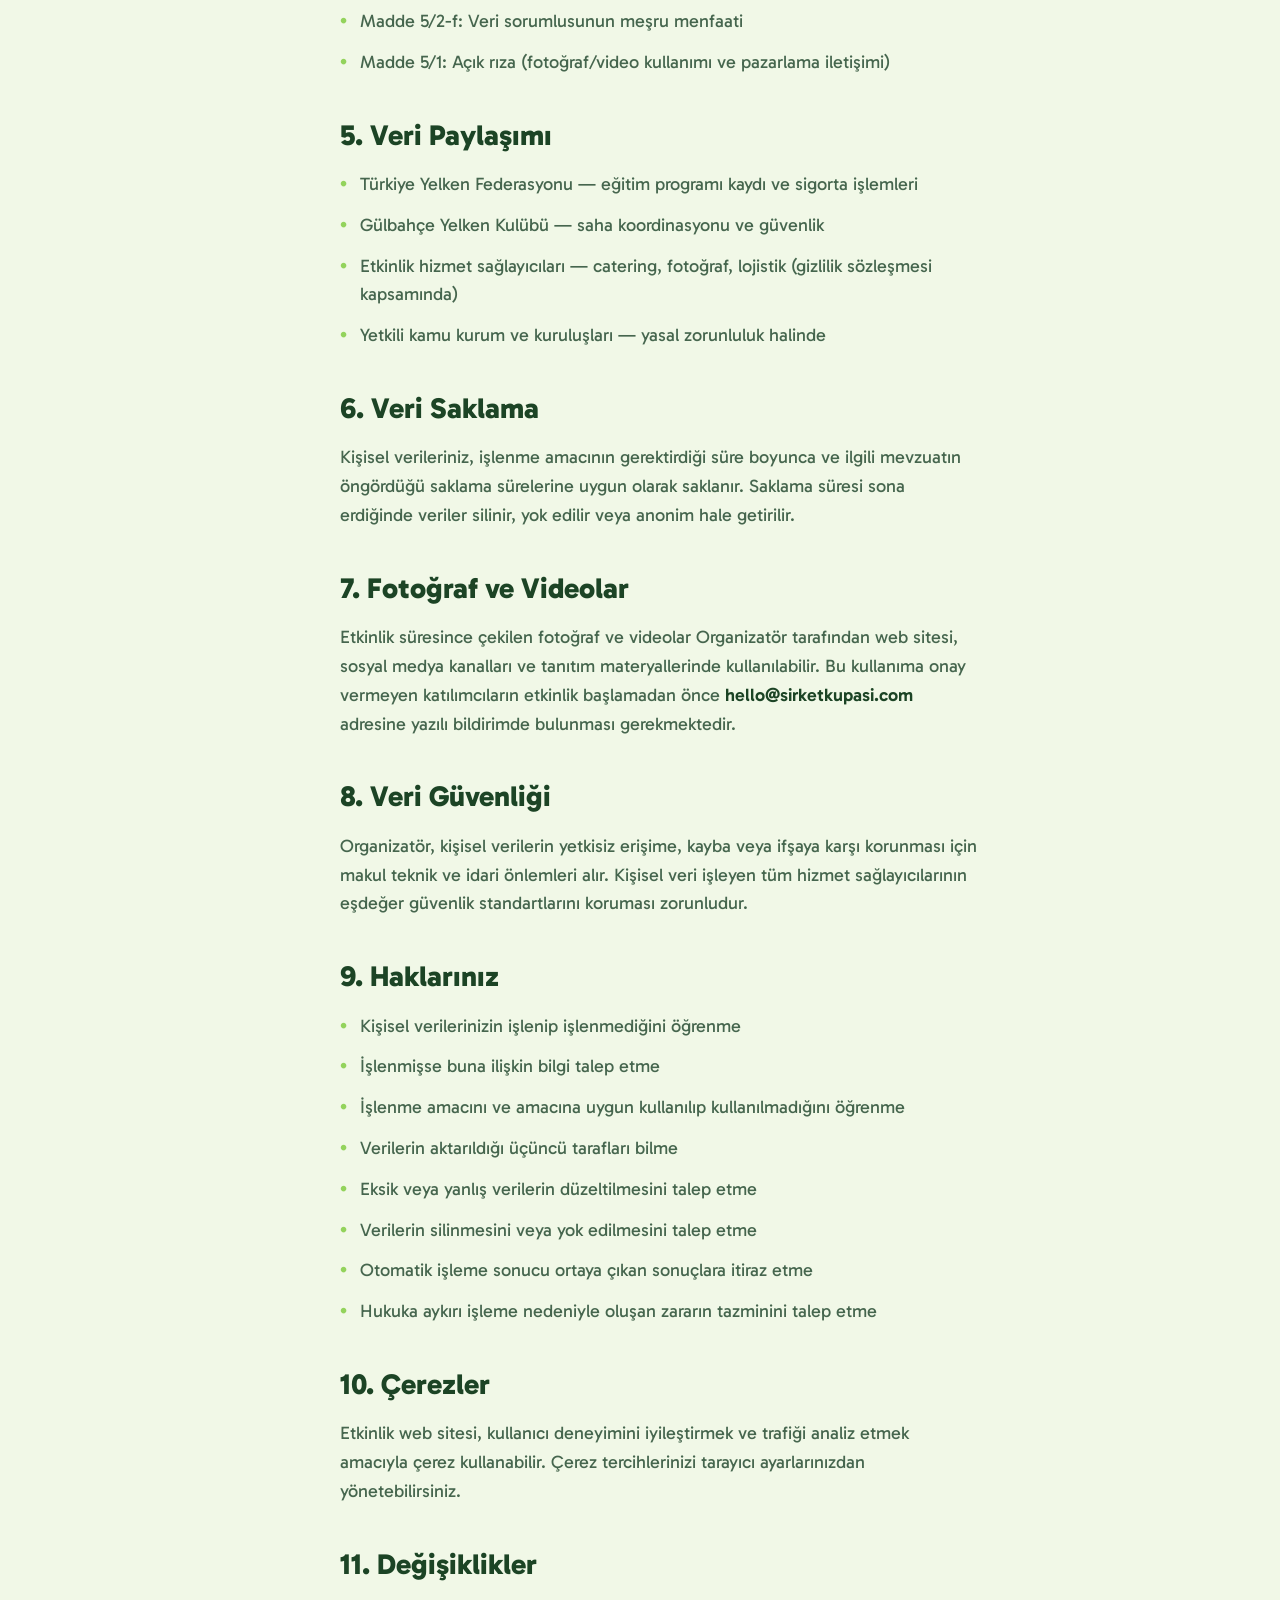
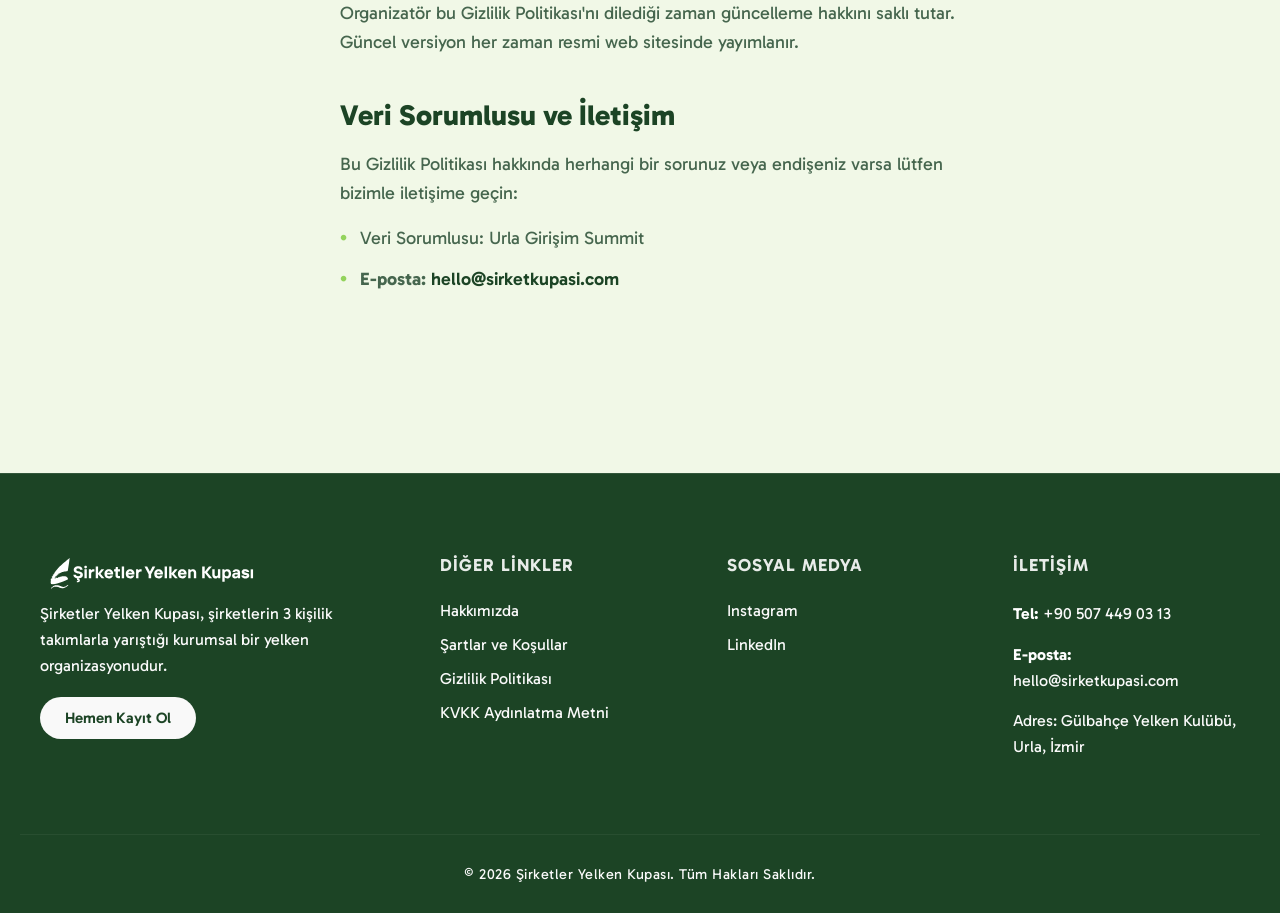
<file: privacy-policy.html>
<!DOCTYPE html>
<html lang="tr">

<head>
    <meta charset="UTF-8">
    <meta name="viewport" content="width=device-width, initial-scale=1.0, viewport-fit=cover">
    <meta name="theme-color" content="#1c4425">
    <meta name="apple-mobile-web-app-capable" content="yes">
    <meta name="apple-mobile-web-app-title" content="Yelken Kupası">
    <meta name="apple-mobile-web-app-status-bar-style" content="#1c4425">
    <title data-i18n="privacy_page_title">Yelken Kupası | Gizlilik Politikası</title>
    <meta property="og:image" content="https://www.sirketkupasi.com/image/logotab.jpg">
    <meta name="twitter:image" content="https://www.sirketkupasi.com/image/logotab.jpg">
    <link rel="stylesheet" href="css/global.css">
    <link rel="stylesheet" href="css/termsconditions-privacypolicy.css">
    <link rel="preconnect" href="https://fonts.googleapis.com">
    <link rel="preconnect" href="https://fonts.gstatic.com" crossorigin>
    <link href="https://fonts.googleapis.com/css2?family=Gabarito:wght@400;500;600;700;800&display=swap"
        rel="stylesheet">

    <link rel="shortcut icon" href="image/logotab.jpg" type="image/png" />
    <link rel="apple-touch-icon" href="image/logotab.jpg" type="image/png">

    <script src="js/i18n.js"></script>
</head>

<body>
    <header class="site-header">
        <div class="header-container">

            <div class="logo">
                <a href="index.html">
                    <picture>
                        <source media="(min-width: 600px)" srcset="image/logodesktop.svg">
                        <img class="site-logo" src="image/logomobile.svg" alt="Yelken Kupası Logo" loading="lazy">
                    </picture>
                </a>
            </div>

            <nav class="nav-menu" id="nav-menu">
                <ul>
                    <li><a href="index.html" data-i18n="nav_home">Anasayfa</a></li>
                    <li><a href="programs.html" data-i18n="nav_programs">Programlar</a></li>
                    <li><a href="sailing-race-dates-and-prices.html" data-i18n="nav_history">Yelken Yarışı Tarihi ve Fiyatlar</a></li>
                    <li><a href="announcements.html" data-i18n="nav_announcements">Duyurular</a></li>
                    <li><a href="contact.html" data-i18n="nav_contact">İletişim</a></li>
                </ul>
            </nav>

            <div class="header-actions">
                <a href="contact.html#register" class="btn-primary" data-i18n="btn_register">Kayıt Ol</a>

                <div class="lang-dropdown">
                    <button class="lang-btn" aria-haspopup="true" aria-expanded="false" id="current-lang-btn">
                        TR <span class="arrow">▼</span>
                    </button>
                    <ul class="lang-menu">
                        <li><a href="#" onclick="changeLanguage('tr', event)" id="lang-tr">TR</a></li>
                        <li><a href="#" onclick="changeLanguage('en', event)" id="lang-en">EN</a></li>
                    </ul>
                </div>

                <button class="hamburger" id="hamburger-menu" aria-label="Menüyü Aç">
                    <span></span><span></span><span></span>
                </button>
            </div>
        </div>
    </header>
    <section class="terms-section">
        <div class="terms-container">

            <h4 class="terms-little-title" data-i18n="privacy_little_title">Gizlilik Politikası</h4>
            <h1 class="terms-title" data-i18n="privacy_title">Şirketler Yelken Kupası Gizlilik Politikası</h1>
            <p class="terms-intro" data-i18n="privacy_intro">
                Gizliliğiniz bizim için önemlidir. Bu Gizlilik Politikası, Şirketler Yelken Kupası kayıt ve katılım
                sürecinde toplanan kişisel verilerin nasıl işlendiğini, saklandığını ve korunduğunu açıklar.
            </p>

            <ol class="terms-main-list">

                <li>
                    <h2 data-i18n="privacy_s1_title">1. Genel</h2>
                    <p class="contact-desc" data-i18n="privacy_s1_desc1">Bu Gizlilik Politikası, Urla Girişim Summit
                        ("Organizatör") tarafından Şirketler Yelken Kupası ("Etkinlik") kayıt ve katılım sürecinde
                        toplanan kişisel verilerin nasıl işlendiğini, saklandığını ve korunduğunu açıklar.</p>
                    <p class="contact-desc" data-i18n="privacy_s1_desc2">Kayıt formunu doldurarak bu Politikayı
                        okuduğunuzu ve anladığınızı kabul etmiş sayılırsınız.</p>
                    <p class="contact-desc"><span data-i18n="privacy_s1_contact">İletişim:</span> <a
                            class="terms-contact-link" href="mailto:hello@sirketkupasi.com">hello@sirketkupasi.com</a>
                    </p>
                </li>

                <li>
                    <h2 data-i18n="privacy_s2_title">2. Toplanan Veriler</h2>
                    <ul class="terms-sub-list">
                        <li data-i18n="privacy_s2_item1">Ad ve soyad</li>
                        <li data-i18n="privacy_s2_item2">Kurumsal e-posta adresi ve telefon numarası</li>
                        <li data-i18n="privacy_s2_item3">Şirket adı, unvan ve departman</li>
                        <li data-i18n="privacy_s2_item4">Ödeme ve fatura bilgileri</li>
                        <li data-i18n="privacy_s2_item5">Sağlık durumu veya diyet kısıtlaması (yalnızca gönüllü paylaşım
                            halinde)</li>
                        <li data-i18n="privacy_s2_item6">Etkinlik süresince çekilen fotoğraf ve videolar</li>
                    </ul>
                </li>

                <li>
                    <h2 data-i18n="privacy_s3_title">3. İşleme Amacı</h2>
                    <ul class="terms-sub-list">
                        <li data-i18n="privacy_s3_item1">Etkinlik kaydının alınması ve yönetilmesi</li>
                        <li data-i18n="privacy_s3_item2">Katılımcılarla etkinliğe ilişkin iletişimin sağlanması</li>
                        <li data-i18n="privacy_s3_item3">Türkiye Yelken Federasyonu eğitim programına kayıt işlemlerinin
                            yürütülmesi</li>
                        <li data-i18n="privacy_s3_item4">Fatura ve ödeme süreçlerinin tamamlanması</li>
                        <li data-i18n="privacy_s3_item5">Etkinlik güvenliğinin sağlanması</li>
                        <li data-i18n="privacy_s3_item6">Tanıtım ve pazarlama faaliyetleri kapsamında fotoğraf ve video
                            kullanımı (açık rızanıza istinaden)</li>
                    </ul>
                </li>

                <li>
                    <h2 data-i18n="privacy_s4_title">4. Hukuki Dayanak</h2>
                    <ul class="terms-sub-list">
                        <li data-i18n="privacy_s4_item1">Madde 5/2-c: Sözleşmenin kurulması ve ifası</li>
                        <li data-i18n="privacy_s4_item2">Madde 5/2-ç: Hukuki yükümlülüğün yerine getirilmesi</li>
                        <li data-i18n="privacy_s4_item3">Madde 5/2-f: Veri sorumlusunun meşru menfaati</li>
                        <li data-i18n="privacy_s4_item4">Madde 5/1: Açık rıza (fotoğraf/video kullanımı ve pazarlama
                            iletişimi)</li>
                    </ul>
                </li>

                <li>
                    <h2 data-i18n="privacy_s5_title">5. Veri Paylaşımı</h2>
                    <ul class="terms-sub-list">
                        <li data-i18n="privacy_s5_item1">Türkiye Yelken Federasyonu — eğitim programı kaydı ve sigorta
                            işlemleri</li>
                        <li data-i18n="privacy_s5_item2">Gülbahçe Yelken Kulübü — saha koordinasyonu ve güvenlik</li>
                        <li data-i18n="privacy_s5_item3">Etkinlik hizmet sağlayıcıları — catering, fotoğraf, lojistik
                            (gizlilik sözleşmesi kapsamında)</li>
                        <li data-i18n="privacy_s5_item4">Yetkili kamu kurum ve kuruluşları — yasal zorunluluk halinde
                        </li>
                    </ul>
                </li>

                <li>
                    <h2 data-i18n="privacy_s6_title">6. Veri Saklama</h2>
                    <p class="contact-desc" data-i18n="privacy_s6_desc">Kişisel verileriniz, işlenme amacının
                        gerektirdiği süre boyunca ve ilgili mevzuatın öngördüğü saklama sürelerine uygun olarak
                        saklanır. Saklama süresi sona erdiğinde veriler silinir, yok edilir veya anonim hale getirilir.
                    </p>
                </li>

                <li>
                    <h2 data-i18n="privacy_s7_title">7. Fotoğraf ve Videolar</h2>
                    <p class="contact-desc"><span data-i18n="privacy_s7_desc">Etkinlik süresince çekilen fotoğraf ve
                            videolar Organizatör tarafından web sitesi, sosyal medya kanalları ve tanıtım
                            materyallerinde kullanılabilir. Bu kullanıma onay vermeyen katılımcıların etkinlik
                            başlamadan önce</span> <a class="terms-contact-link"
                            href="mailto:hello@sirketkupasi.com">hello@sirketkupasi.com</a> <span
                            data-i18n="privacy_s7_desc2">adresine yazılı bildirimde bulunması gerekmektedir.</span></p>
                </li>

                <li>
                    <h2 data-i18n="privacy_s8_title">8. Veri Güvenliği</h2>
                    <p class="contact-desc" data-i18n="privacy_s8_desc">Organizatör, kişisel verilerin yetkisiz erişime,
                        kayba veya ifşaya karşı korunması için makul teknik ve idari önlemleri alır. Kişisel veri
                        işleyen tüm hizmet sağlayıcılarının eşdeğer güvenlik standartlarını koruması zorunludur.</p>
                </li>

                <li>
                    <h2 data-i18n="privacy_s9_title">9. Haklarınız</h2>
                    <ul class="terms-sub-list">
                        <li data-i18n="privacy_s9_item1">Kişisel verilerinizin işlenip işlenmediğini öğrenme</li>
                        <li data-i18n="privacy_s9_item2">İşlenmişse buna ilişkin bilgi talep etme</li>
                        <li data-i18n="privacy_s9_item3">İşlenme amacını ve amacına uygun kullanılıp kullanılmadığını
                            öğrenme</li>
                        <li data-i18n="privacy_s9_item4">Verilerin aktarıldığı üçüncü tarafları bilme</li>
                        <li data-i18n="privacy_s9_item5">Eksik veya yanlış verilerin düzeltilmesini talep etme</li>
                        <li data-i18n="privacy_s9_item6">Verilerin silinmesini veya yok edilmesini talep etme</li>
                        <li data-i18n="privacy_s9_item7">Otomatik işleme sonucu ortaya çıkan sonuçlara itiraz etme</li>
                        <li data-i18n="privacy_s9_item8">Hukuka aykırı işleme nedeniyle oluşan zararın tazminini talep
                            etme</li>
                    </ul>
                </li>

                <li>
                    <h2 data-i18n="privacy_s10_title">10. Çerezler</h2>
                    <p class="contact-desc" data-i18n="privacy_s10_desc">Etkinlik web sitesi, kullanıcı deneyimini
                        iyileştirmek ve trafiği analiz etmek amacıyla çerez kullanabilir. Çerez tercihlerinizi tarayıcı
                        ayarlarınızdan yönetebilirsiniz.</p>
                </li>

                <li>
                    <h2 data-i18n="privacy_s11_title">11. Değişiklikler</h2>
                    <p class="contact-desc" data-i18n="privacy_s11_desc">Organizatör bu Gizlilik Politikası'nı dilediği
                        zaman güncelleme hakkını saklı tutar. Güncel versiyon her zaman resmi web sitesinde yayımlanır.
                    </p>
                </li>

                <li>
                    <h2 data-i18n="privacy_contact_title">Veri Sorumlusu ve İletişim</h2>
                    <p class="contact-desc" data-i18n="privacy_contact_desc">Bu Gizlilik Politikası hakkında herhangi
                        bir sorunuz veya endişeniz varsa lütfen bizimle iletişime geçin:</p>
                    <ul class="terms-sub-list">
                        <li><span data-i18n="privacy_contact_controller">Veri Sorumlusu:</span> Urla Girişim Summit</li>
                        <li><strong data-i18n="privacy_contact_email_label">E-posta:</strong> <a
                                class="terms-contact-link"
                                href="mailto:hello@sirketkupasi.com">hello@sirketkupasi.com</a></li>
                    </ul>
                </li>

            </ol>
        </div>
    </section>
    <footer class="site-footer">
        <div class="footer-container">
            <div class="footer-col footer-about">
                <div class="footer-logo"><img src="image/logodesktop.svg" alt="Yelken Kupası"></div>
                <p data-i18n="footer_desc">Şirketler Yelken Kupası, şirketlerin 3 kişilik takımlarla yarıştığı kurumsal
                    bir yelken organizasyonudur.</p>
                <a href="contact.html#register" class="btn-primary" data-i18n="btn_register_6">Hemen Kayıt Ol</a>
            </div>

            <div class="footer-col footer-links">
                <h4 data-i18n="footer_links_title">Diğer Linkler</h4>
                <ul>
                    <li><a href="about.html" data-i18n="nav_about_footer">Hakkımızda</a></li>
                    <li><a href="terms-conditions.html" data-i18n="nav_termsconditions_footer">Şartlar ve Koşullar</a>
                    </li>
                    <li><a href="privacy-policy.html" data-i18n="nav_privacypoliciy_footer">Gizlilik Politikası</a></li>
                    <li><a href="KVKK.html" data-i18n="nav_kvkk_footer">KVKK Aydınlatma Metni</a></li>
                </ul>
            </div>

            <div class="footer-col footer-social">
                <h4 data-i18n="footer_social_title">Sosyal Medya</h4>
                <div class="social-icons">
                    <a target="_blank" href="https://www.instagram.com/yelkenkupasi/"
                        aria-label="Instagram">Instagram</a>
                    <a target="_blank" href="https://www.linkedin.com/company/sirketleryelkenkupasi"
                        aria-label="LinkedIn">LinkedIn</a>
                </div>
            </div>

            <div class="footer-col footer-contact">
                <h4 data-i18n="footer_contact_title">İletişim</h4>
                <div class="contact-info">
                    <p><strong data-i18n="footer_tel">Tel:</strong> <a href="tel:+905074490313">+90 507 449 03 13</a>
                    </p>
                    <p><strong data-i18n="footer_email">E-posta:</strong> hello@sirketkupasi.com</p>
                    <p data-i18n="footer_address"><strong>Adres:</strong> Gülbahçe Yelken Kulübü, Urla, İzmir</p>
                </div>
            </div>
        </div>
        <div class="footer-bottom">
            <div class="bottom-container">
                <p data-i18n="footer_copyright">&copy; 2026 Şirketler Yelken Kupası. Tüm Hakları Saklıdır.</p>
            </div>
        </div>
    </footer>

    <a href="https://wa.me/905074490313" class="whatsapp-btn" target="_blank" rel="noopener noreferrer"
        aria-label="WhatsApp ile İletişime Geç">
        <!-- WhatsApp SVG İkonu -->
        <svg xmlns="http://www.w3.org/2000/svg" viewBox="0 0 448 512" fill="currentColor">
            <path
                d="M380.9 97.1C339 55.1 283.2 32 223.9 32c-122.4 0-222 99.6-222 222 0 39.1 10.2 77.3 29.6 111L0 480l117.7-30.9c32.4 17.7 68.9 27 106.1 27h.1c122.3 0 224.1-99.6 224.1-222 0-59.3-25.2-115-67.1-157.1zm-157 341.6c-33.2 0-65.7-8.9-94-25.7l-6.7-4-69.8 18.3L72 359.2l-4.4-7c-18.5-29.4-28.2-63.3-28.2-98.2 0-101.7 82.8-184.5 184.6-184.5 49.3 0 95.6 19.2 130.4 54.1 34.8 34.9 56.2 81.2 56.1 130.5 0 101.8-84.9 184.6-186.6 184.6zm101.2-138.2c-5.5-2.8-32.8-16.2-37.9-18-5.1-1.9-8.8-2.8-12.5 2.8-3.7 5.6-14.3 18-17.6 21.8-3.2 3.7-6.5 4.2-12 1.4-32.6-16.3-54-29.1-75.5-66-2.1-3.6 2.1-3.2 7.6-14.2 2.7-5.4 1.4-10.2-.4-14.2-1.9-4-12.5-35.4-17.1-48.4-4.5-12.8-9-11-12.5-11.2-3.2-.2-6.9-.2-10.6-.2-3.7 0-9.7 1.4-14.8 6.9-5.1 5.6-19.4 19-19.4 46.3 0 27.3 19.9 53.7 22.6 57.4 2.8 3.7 39.1 59.7 94.8 83.8 35.2 15.2 49 16.5 66.6 13.9 10.7-1.6 32.8-13.4 37.4-26.4 4.6-13 4.6-24.1 3.2-26.4-1.3-2.5-5-3.9-10.5-6.6z" />
        </svg>
    </a>

    <script defer src="js/utils.js"></script>
    <script defer src="js/navbar.js"></script>
    <script defer src="js/timeline.js"></script>
    <script defer src="js/facility-slider.js"></script>
    <script defer src="js/video.js"></script>
    <script defer src="js/countdown.js"></script>
    <script defer src="js/modals.js"></script>
</body>

</html>
</file>
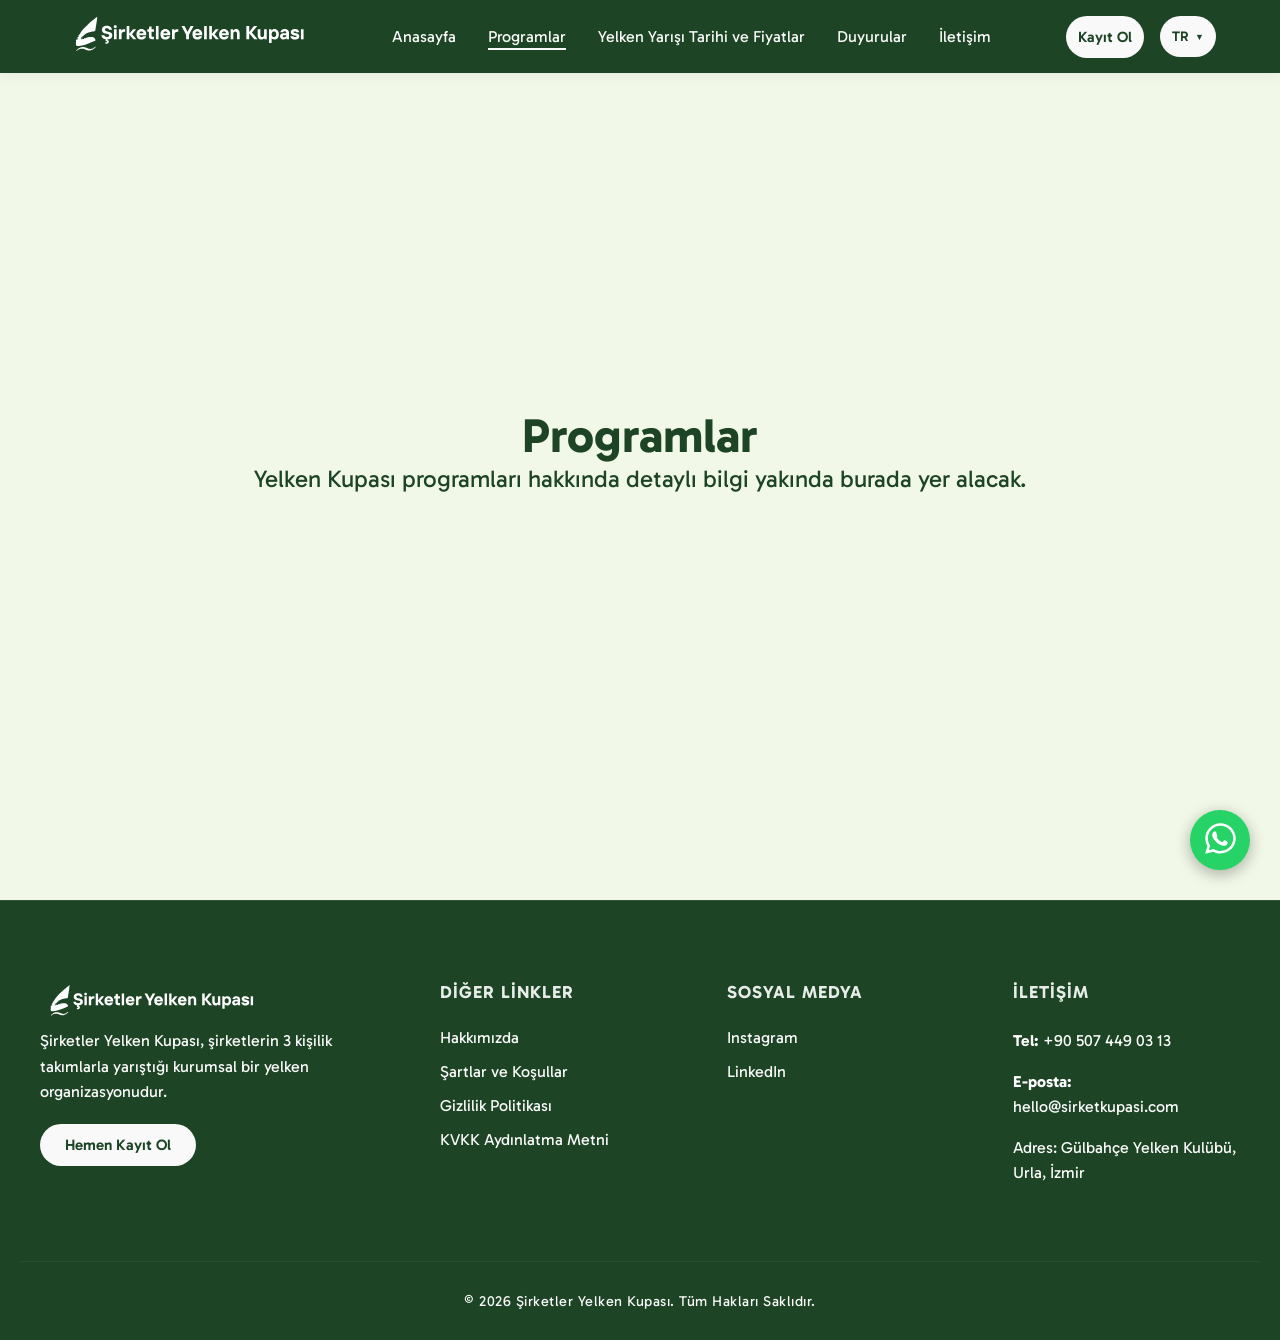
<file: programs.html>
<!DOCTYPE html>
<html lang="tr">

<head>
    <meta charset="UTF-8">
    <meta name="viewport" content="width=device-width, initial-scale=1.0, viewport-fit=cover">
    <meta name="theme-color" content="#1c4425">
    <meta name="apple-mobile-web-app-capable" content="yes">
    <meta name="apple-mobile-web-app-title" content="Yelken Kupası">
    <meta name="apple-mobile-web-app-status-bar-style" content="#1c4425">
    <title data-i18n="programs_page_title">Yelken Kupası | Programlar</title>
    <meta property="og:image" content="https://www.sirketkupasi.com/image/logotab.jpg">
    <meta name="twitter:image" content="https://www.sirketkupasi.com/image/logotab.jpg">
    <link rel="stylesheet" href="css/global.css">
    <link rel="preconnect" href="https://fonts.googleapis.com">
    <link rel="preconnect" href="https://fonts.gstatic.com" crossorigin>
    <link href="https://fonts.googleapis.com/css2?family=Gabarito:wght@400;500;600;700;800&display=swap"
        rel="stylesheet">

    <link rel="shortcut icon" href="image/logotab.jpg" type="image/png" />
    <link rel="apple-touch-icon" href="image/logotab.jpg" type="image/png">
    <style>
        .text {
            height: 100vh;
            display: flex;
            justify-content: center;
            align-items: center;
            flex-direction: column;
            font-size: 1.5rem;
            background-color: #f1f8e7;
            color: #1c4425;
            text-align: center;
        }
    </style>
    <script src="js/i18n.js"></script>
</head>

<body>
    <header class="site-header">
        <div class="header-container">

            <div class="logo">
                <a href="index.html">
                    <picture>
                        <source media="(min-width: 600px)" srcset="image/logodesktop.svg">
                        <img class="site-logo" src="image/logomobile.svg" alt="Yelken Kupası Logo" loading="lazy">
                    </picture>
                </a>
            </div>

            <nav class="nav-menu" id="nav-menu">
                <ul>
                    <li><a href="index.html"  data-i18n="nav_home">Anasayfa</a></li>
                    <li><a href="programs.html" class="active" data-i18n="nav_programs">Programlar</a></li>
                    <li><a href="sailing-race-dates-and-prices.html" data-i18n="nav_history">Yelken Yarışı Tarihi ve Fiyatlar</a></li>
                    <li><a href="announcements.html" data-i18n="nav_announcements">Duyurular</a></li>
                    <li><a href="contact.html" data-i18n="nav_contact">İletişim</a></li>
                </ul>
            </nav>

            <div class="header-actions">
                <a href="contact.html#register" class="btn-primary" data-i18n="btn_register">Kayıt Ol</a>

                <div class="lang-dropdown">
                    <button class="lang-btn" aria-haspopup="true" aria-expanded="false" id="current-lang-btn">
                        TR <span class="arrow">▼</span>
                    </button>
                    <ul class="lang-menu">
                        <li><a href="#" onclick="changeLanguage('tr', event)" id="lang-tr">TR</a></li>
                        <li><a href="#" onclick="changeLanguage('en', event)" id="lang-en">EN</a></li>
                    </ul>
                </div>

                <button class="hamburger" id="hamburger-menu" aria-label="Menüyü Aç">
                    <span></span><span></span><span></span>
                </button>
            </div>
        </div>
    </header>

    <div class="text">
        <h1 data-i18n="content_programs_title">Programlar</h1>
        <p data-i18n="content_programs_desc">Yelken Kupası programları hakkında detaylı bilgi yakında burada yer alacak.
        </p>
    </div>

    <footer class="site-footer">
        <div class="footer-container">
            <div class="footer-col footer-about">
                <div class="footer-logo"><img src="image/logodesktop.svg" alt="Yelken Kupası"></div>
                <p data-i18n="footer_desc">Şirketler Yelken Kupası, şirketlerin 3 kişilik takımlarla yarıştığı kurumsal
                    bir yelken organizasyonudur.</p>
                <a href="contact.html#register" class="btn-primary" data-i18n="btn_register_6">Hemen Kayıt Ol</a>
            </div>

            <div class="footer-col footer-links">
                <h4 data-i18n="footer_links_title">Diğer Linkler</h4>
                <ul>
                    <li><a href="about.html" data-i18n="nav_about_footer">Hakkımızda</a></li>
                    <li><a href="terms-conditions.html" data-i18n="nav_termsconditions_footer">Şartlar ve Koşullar</a>
                    </li>
                    <li><a href="privacy-policy.html" data-i18n="nav_privacypoliciy_footer">Gizlilik Politikası</a></li>
                    <li><a href="KVKK.html" data-i18n="nav_kvkk_footer">KVKK Aydınlatma Metni</a></li>
                </ul>
            </div>

            <div class="footer-col footer-social">
                <h4 data-i18n="footer_social_title">Sosyal Medya</h4>
                <div class="social-icons">
                    <a target="_blank" href="https://www.instagram.com/yelkenkupasi/"
                        aria-label="Instagram">Instagram</a>
                    <a target="_blank" href="https://www.linkedin.com/company/sirketleryelkenkupasi"
                        aria-label="LinkedIn">LinkedIn</a>
                </div>
            </div>

            <div class="footer-col footer-contact">
                <h4 data-i18n="footer_contact_title">İletişim</h4>
                <div class="contact-info">
                    <p><strong data-i18n="footer_tel">Tel:</strong> <a href="tel:+905074490313">+90 507 449 03 13</a>
                    </p>
                    <p><strong data-i18n="footer_email">E-posta:</strong> hello@sirketkupasi.com</p>
                    <p data-i18n="footer_address"><strong>Adres:</strong> Gülbahçe Yelken Kulübü, Urla, İzmir</p>
                </div>
            </div>
        </div>
        <div class="footer-bottom">
            <div class="bottom-container">
                <p data-i18n="footer_copyright">&copy; 2026 Şirketler Yelken Kupası. Tüm Hakları Saklıdır.</p>
            </div>
        </div>
    </footer>

    <a href="https://wa.me/905074490313" class="whatsapp-btn" target="_blank" rel="noopener noreferrer"
        aria-label="WhatsApp ile İletişime Geç">
        <!-- WhatsApp SVG İkonu -->
        <svg xmlns="http://www.w3.org/2000/svg" viewBox="0 0 448 512" fill="currentColor">
            <path
                d="M380.9 97.1C339 55.1 283.2 32 223.9 32c-122.4 0-222 99.6-222 222 0 39.1 10.2 77.3 29.6 111L0 480l117.7-30.9c32.4 17.7 68.9 27 106.1 27h.1c122.3 0 224.1-99.6 224.1-222 0-59.3-25.2-115-67.1-157.1zm-157 341.6c-33.2 0-65.7-8.9-94-25.7l-6.7-4-69.8 18.3L72 359.2l-4.4-7c-18.5-29.4-28.2-63.3-28.2-98.2 0-101.7 82.8-184.5 184.6-184.5 49.3 0 95.6 19.2 130.4 54.1 34.8 34.9 56.2 81.2 56.1 130.5 0 101.8-84.9 184.6-186.6 184.6zm101.2-138.2c-5.5-2.8-32.8-16.2-37.9-18-5.1-1.9-8.8-2.8-12.5 2.8-3.7 5.6-14.3 18-17.6 21.8-3.2 3.7-6.5 4.2-12 1.4-32.6-16.3-54-29.1-75.5-66-2.1-3.6 2.1-3.2 7.6-14.2 2.7-5.4 1.4-10.2-.4-14.2-1.9-4-12.5-35.4-17.1-48.4-4.5-12.8-9-11-12.5-11.2-3.2-.2-6.9-.2-10.6-.2-3.7 0-9.7 1.4-14.8 6.9-5.1 5.6-19.4 19-19.4 46.3 0 27.3 19.9 53.7 22.6 57.4 2.8 3.7 39.1 59.7 94.8 83.8 35.2 15.2 49 16.5 66.6 13.9 10.7-1.6 32.8-13.4 37.4-26.4 4.6-13 4.6-24.1 3.2-26.4-1.3-2.5-5-3.9-10.5-6.6z" />
        </svg>
    </a>

    <script defer src="js/utils.js"></script>
    <script defer src="js/navbar.js"></script>
    <script defer src="js/timeline.js"></script>
    <script defer src="js/facility-slider.js"></script>
    <script defer src="js/video.js"></script>
    <script defer src="js/countdown.js"></script>
    <script defer src="js/modals.js"></script>
</body>

</html>
</file>
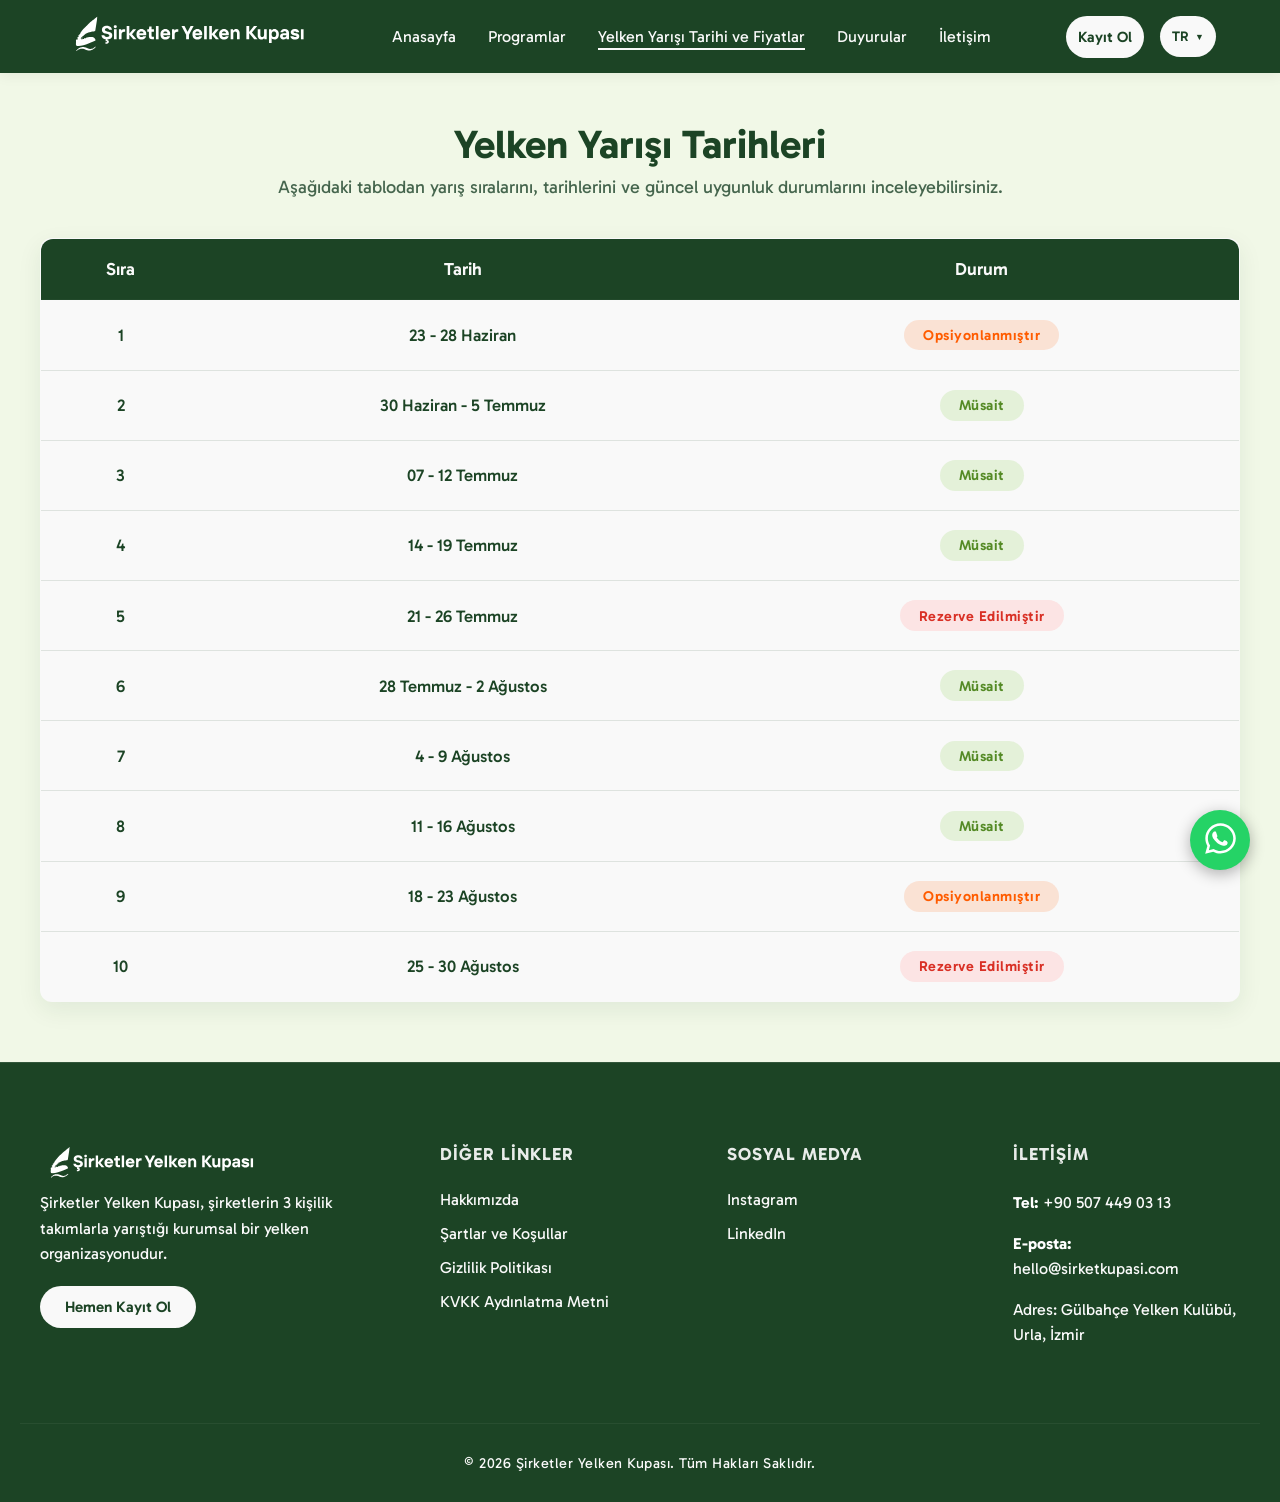
<file: sailing-race-dates-and-prices.html>
<!DOCTYPE html>
<html lang="tr">

<head>
    <meta charset="UTF-8">
    <meta name="viewport" content="width=device-width, initial-scale=1.0, viewport-fit=cover">
    <meta name="theme-color" content="#1c4425">
    <meta name="apple-mobile-web-app-capable" content="yes">
    <meta name="apple-mobile-web-app-title" content="Yelken Kupası">
    <meta name="apple-mobile-web-app-status-bar-style" content="#1c4425">

    <title data-i18n="history_page_title">Yelken Kupası | Yelken Yarışı Tarihleri ve Takvim</title>

    <!-- Temel Arama Motoru Açıklaması (SEO) -->
    <meta name="description"
        content="Şirketler Yelken Kupası'nın 2026 yılı yarış takvimini, slotları ve uygunluk durumlarını inceleyin. Şirket takımınız için hemen yerinizi ayırtın!">

    <!-- Open Graph (WhatsApp, LinkedIn, Facebook, Instagram DM vs. için) -->
    <meta property="og:type" content="website">
    <meta property="og:url" content="https://www.sirketkupasi.com/sailing-race-dates-and-prices.html">
    <meta property="og:title" content="Yelken Kupası | 2026 Yarış Takvimi">
    <meta property="og:description"
        content="Şirketler Yelken Kupası yarış slotlarını, tarihlerini ve güncel uygunluk durumlarını tablomuzdan inceleyebilir, şirketiniz için uygun tarihi seçebilirsiniz.">
    <meta property="og:image" content="https://www.sirketkupasi.com/image/logotab.jpg">

    <!-- Twitter (X) Card Meta Etiketleri -->
    <meta name="twitter:card" content="summary_large_image">
    <meta name="twitter:url" content="https://www.sirketkupasi.com/sailing-race-dates-and-prices.html">
    <meta name="twitter:title" content="Yelken Kupası | 2026 Yarış Takvimi">
    <meta name="twitter:description"
        content="Şirketler Yelken Kupası yarış slotlarını, tarihlerini ve güncel uygunluk durumlarını tablomuzdan inceleyebilir, şirketiniz için uygun tarihi seçebilirsiniz.">
    <meta name="twitter:image" content="https://www.sirketkupasi.com/image/logotab.jpg">

    <!-- CSS Dosyaları -->
    <link rel="stylesheet" href="css/global.css">
    <link rel="stylesheet" href="css/sailing-race-dates-and-prices.css">

    <!-- Google Fonts -->
    <link rel="preconnect" href="https://fonts.googleapis.com">
    <link rel="preconnect" href="https://fonts.gstatic.com" crossorigin>
    <link href="https://fonts.googleapis.com/css2?family=Gabarito:wght@400;500;600;700;800&display=swap"
        rel="stylesheet">

    <!-- Favicon -->
    <link rel="shortcut icon" href="image/logotab.jpg" type="image/png">
    <link rel="apple-touch-icon" href="image/logotab.jpg" type="image/png">

    <!-- Çeviri Scripti -->
    <script src="js/i18n.js"></script>
</head>

<body>
    <header class="site-header">
        <div class="header-container">

            <div class="logo">
                <a href="index.html">
                    <picture>
                        <source media="(min-width: 600px)" srcset="image/logodesktop.svg">
                        <img class="site-logo" src="image/logomobile.svg" alt="Yelken Kupası Logo" loading="lazy">
                    </picture>
                </a>
            </div>

            <nav class="nav-menu" id="nav-menu">
                <ul>
                    <li><a href="index.html" data-i18n="nav_home">Anasayfa</a></li>
                    <li><a href="programs.html" data-i18n="nav_programs">Programlar</a></li>
                    <li><a href="sailing-race-dates-and-prices.html" class="active" data-i18n="nav_history">Yelken
                            Yarışı Tarihi ve Fiyatlar</a></li>
                    <li><a href="announcements.html" data-i18n="nav_announcements">Duyurular</a></li>
                    <li><a href="contact.html" data-i18n="nav_contact">İletişim</a></li>
                </ul>
            </nav>

            <div class="header-actions">
                <a href="contact.html#register" class="btn-primary" data-i18n="btn_register">Kayıt Ol</a>

                <div class="lang-dropdown">
                    <button class="lang-btn" aria-haspopup="true" aria-expanded="false" id="current-lang-btn">
                        TR <span class="arrow">▼</span>
                    </button>
                    <ul class="lang-menu">
                        <li><a href="#" onclick="changeLanguage('tr', event)" id="lang-tr">TR</a></li>
                        <li><a href="#" onclick="changeLanguage('en', event)" id="lang-en">EN</a></li>
                    </ul>
                </div>

                <button class="hamburger" id="hamburger-menu" aria-label="Menüyü Aç">
                    <span></span><span></span><span></span>
                </button>
            </div>
        </div>
    </header>

    <section class="schedule-section">
        <div class="schedule-container">
            <!-- Başlık ve Açıklama -->
            <h1 data-i18n="schedule_title">Yelken Yarışı Tarihleri</h1>
            <p class="schedule-desc" data-i18n="schedule_desc">
                Aşağıdaki tablodan yarış sıralarını, tarihlerini ve güncel uygunluk durumlarını inceleyebilirsiniz.
            </p>

            <!-- Mobil Kaydırma İpucu -->
            <div class="table-scroll-hint">
                <svg viewBox="0 0 24 24" fill="none" stroke="currentColor" stroke-width="2" stroke-linecap="round"
                    stroke-linejoin="round">
                    <path d="M5 12h14"></path>
                    <path d="m12 5 7 7-7 7"></path>
                </svg>
                <span data-i18n="table_scroll_hint">Tabloyu yana kaydırabilirsiniz</span>
            </div>

            <!-- Tablo Alanı -->
            <div class="table-wrapper">
                <table class="schedule-table">
                    <thead>
                        <tr>
                            <th data-i18n="table_th_slot">Sıra</th>
                            <th data-i18n="table_th_date">Tarih</th>
                            <th data-i18n="table_th_status">Durum</th>
                        </tr>
                    </thead>
                    <tbody>
                        <tr>
                            <td>1</td>
                            <td data-i18n="date_1">23 - 28 Haziran</td>
                            <td><span class="badge optional" data-i18n="status_optional">Opsiyonlanmıştır</span></td>
                        </tr>
                        <tr>
                            <td>2</td>
                            <td data-i18n="date_2">30 Haziran - 5 Temmuz</td>
                            <td><span class="badge available" data-i18n="status_available">Müsait</span></td>
                        </tr>
                        <tr>
                            <td>3</td>
                            <td data-i18n="date_3">07 - 12 Temmuz</td>
                            <td><span class="badge available" data-i18n="status_available">Müsait</span></td>
                        </tr>
                        <tr>
                            <td>4</td>
                            <td data-i18n="date_4">14 - 19 Temmuz</td>
                            <td><span class="badge available" data-i18n="status_available">Müsait</span></td>
                        </tr>
                        <tr>
                            <td>5</td>
                            <td data-i18n="date_5">21 - 26 Temmuz</td>
                            <td><span class="badge reserved" data-i18n="status_reserved">Rezerve Edilmiştir</span></td>
                        </tr>
                        <tr>
                            <td>6</td>
                            <td data-i18n="date_6">28 Temmuz - 2 Ağustos</td>
                            <td><span class="badge available" data-i18n="status_available">Müsait</span></td>
                        </tr>
                        <tr>
                            <td>7</td>
                            <td data-i18n="date_7">4 - 9 Ağustos</td>
                            <td><span class="badge available" data-i18n="status_available">Müsait</span></td>
                        </tr>
                        <tr>
                            <td>8</td>
                            <td data-i18n="date_8">11 - 16 Ağustos</td>
                            <td><span class="badge available" data-i18n="status_available">Müsait</span></td>
                        </tr>
                        <tr>
                            <td>9</td>
                            <td data-i18n="date_9">18 - 23 Ağustos</td>
                            <td><span class="badge optional" data-i18n="status_optional">Opsiyonlanmıştır</span></td>
                        </tr>
                        <tr>
                            <td>10</td>
                            <td data-i18n="date_10">25 - 30 Ağustos</td>
                            <td><span class="badge reserved" data-i18n="status_reserved">Rezerve Edilmiştir</span></td>
                        </tr>
                    </tbody>
                </table>
            </div>
        </div>
    </section>

    <footer class="site-footer">
        <div class="footer-container">
            <div class="footer-col footer-about">
                <div class="footer-logo"><img src="image/logodesktop.svg" alt="Yelken Kupası"></div>
                <p data-i18n="footer_desc">Şirketler Yelken Kupası, şirketlerin 3 kişilik takımlarla yarıştığı kurumsal
                    bir yelken organizasyonudur.</p>
                <a href="contact.html#register" class="btn-primary" data-i18n="btn_register_6">Hemen Kayıt Ol</a>
            </div>

            <div class="footer-col footer-links">
                <h4 data-i18n="footer_links_title">Diğer Linkler</h4>
                <ul>
                    <li><a href="about.html" data-i18n="nav_about_footer">Hakkımızda</a></li>
                    <li><a href="terms-conditions.html" data-i18n="nav_termsconditions_footer">Şartlar ve Koşullar</a>
                    </li>
                    <li><a href="privacy-policy.html" data-i18n="nav_privacypoliciy_footer">Gizlilik Politikası</a></li>
                    <li><a href="KVKK.html" data-i18n="nav_kvkk_footer">KVKK Aydınlatma Metni</a></li>
                </ul>
            </div>

            <div class="footer-col footer-social">
                <h4 data-i18n="footer_social_title">Sosyal Medya</h4>
                <div class="social-icons">
                    <a target="_blank" href="https://www.instagram.com/yelkenkupasi/"
                        aria-label="Instagram">Instagram</a>
                    <a target="_blank" href="https://www.linkedin.com/company/sirketleryelkenkupasi"
                        aria-label="LinkedIn">LinkedIn</a>
                </div>
            </div>

            <div class="footer-col footer-contact">
                <h4 data-i18n="footer_contact_title">İletişim</h4>
                <div class="contact-info">
                    <p><strong data-i18n="footer_tel">Tel:</strong> <a href="tel:+905074490313">+90 507 449 03 13</a>
                    </p>
                    <p><strong data-i18n="footer_email">E-posta:</strong> hello@sirketkupasi.com</p>
                    <p data-i18n="footer_address"><strong>Adres:</strong> Gülbahçe Yelken Kulübü, Urla, İzmir</p>
                </div>
            </div>
        </div>
        <div class="footer-bottom">
            <div class="bottom-container">
                <p data-i18n="footer_copyright">&copy; 2026 Şirketler Yelken Kupası. Tüm Hakları Saklıdır.</p>
            </div>
        </div>
    </footer>

    <a href="https://wa.me/905074490313" class="whatsapp-btn" target="_blank" rel="noopener noreferrer"
        aria-label="WhatsApp ile İletişime Geç">
        <!-- WhatsApp SVG İkonu -->
        <svg xmlns="http://www.w3.org/2000/svg" viewBox="0 0 448 512" fill="currentColor">
            <path
                d="M380.9 97.1C339 55.1 283.2 32 223.9 32c-122.4 0-222 99.6-222 222 0 39.1 10.2 77.3 29.6 111L0 480l117.7-30.9c32.4 17.7 68.9 27 106.1 27h.1c122.3 0 224.1-99.6 224.1-222 0-59.3-25.2-115-67.1-157.1zm-157 341.6c-33.2 0-65.7-8.9-94-25.7l-6.7-4-69.8 18.3L72 359.2l-4.4-7c-18.5-29.4-28.2-63.3-28.2-98.2 0-101.7 82.8-184.5 184.6-184.5 49.3 0 95.6 19.2 130.4 54.1 34.8 34.9 56.2 81.2 56.1 130.5 0 101.8-84.9 184.6-186.6 184.6zm101.2-138.2c-5.5-2.8-32.8-16.2-37.9-18-5.1-1.9-8.8-2.8-12.5 2.8-3.7 5.6-14.3 18-17.6 21.8-3.2 3.7-6.5 4.2-12 1.4-32.6-16.3-54-29.1-75.5-66-2.1-3.6 2.1-3.2 7.6-14.2 2.7-5.4 1.4-10.2-.4-14.2-1.9-4-12.5-35.4-17.1-48.4-4.5-12.8-9-11-12.5-11.2-3.2-.2-6.9-.2-10.6-.2-3.7 0-9.7 1.4-14.8 6.9-5.1 5.6-19.4 19-19.4 46.3 0 27.3 19.9 53.7 22.6 57.4 2.8 3.7 39.1 59.7 94.8 83.8 35.2 15.2 49 16.5 66.6 13.9 10.7-1.6 32.8-13.4 37.4-26.4 4.6-13 4.6-24.1 3.2-26.4-1.3-2.5-5-3.9-10.5-6.6z" />
        </svg>
    </a>

    <script defer src="js/utils.js"></script>
    <script defer src="js/navbar.js"></script>
    <script defer src="js/timeline.js"></script>
    <script defer src="js/facility-slider.js"></script>
    <script defer src="js/video.js"></script>
    <script defer src="js/countdown.js"></script>
    <script defer src="js/modals.js"></script>
</body>

</html>
</file>
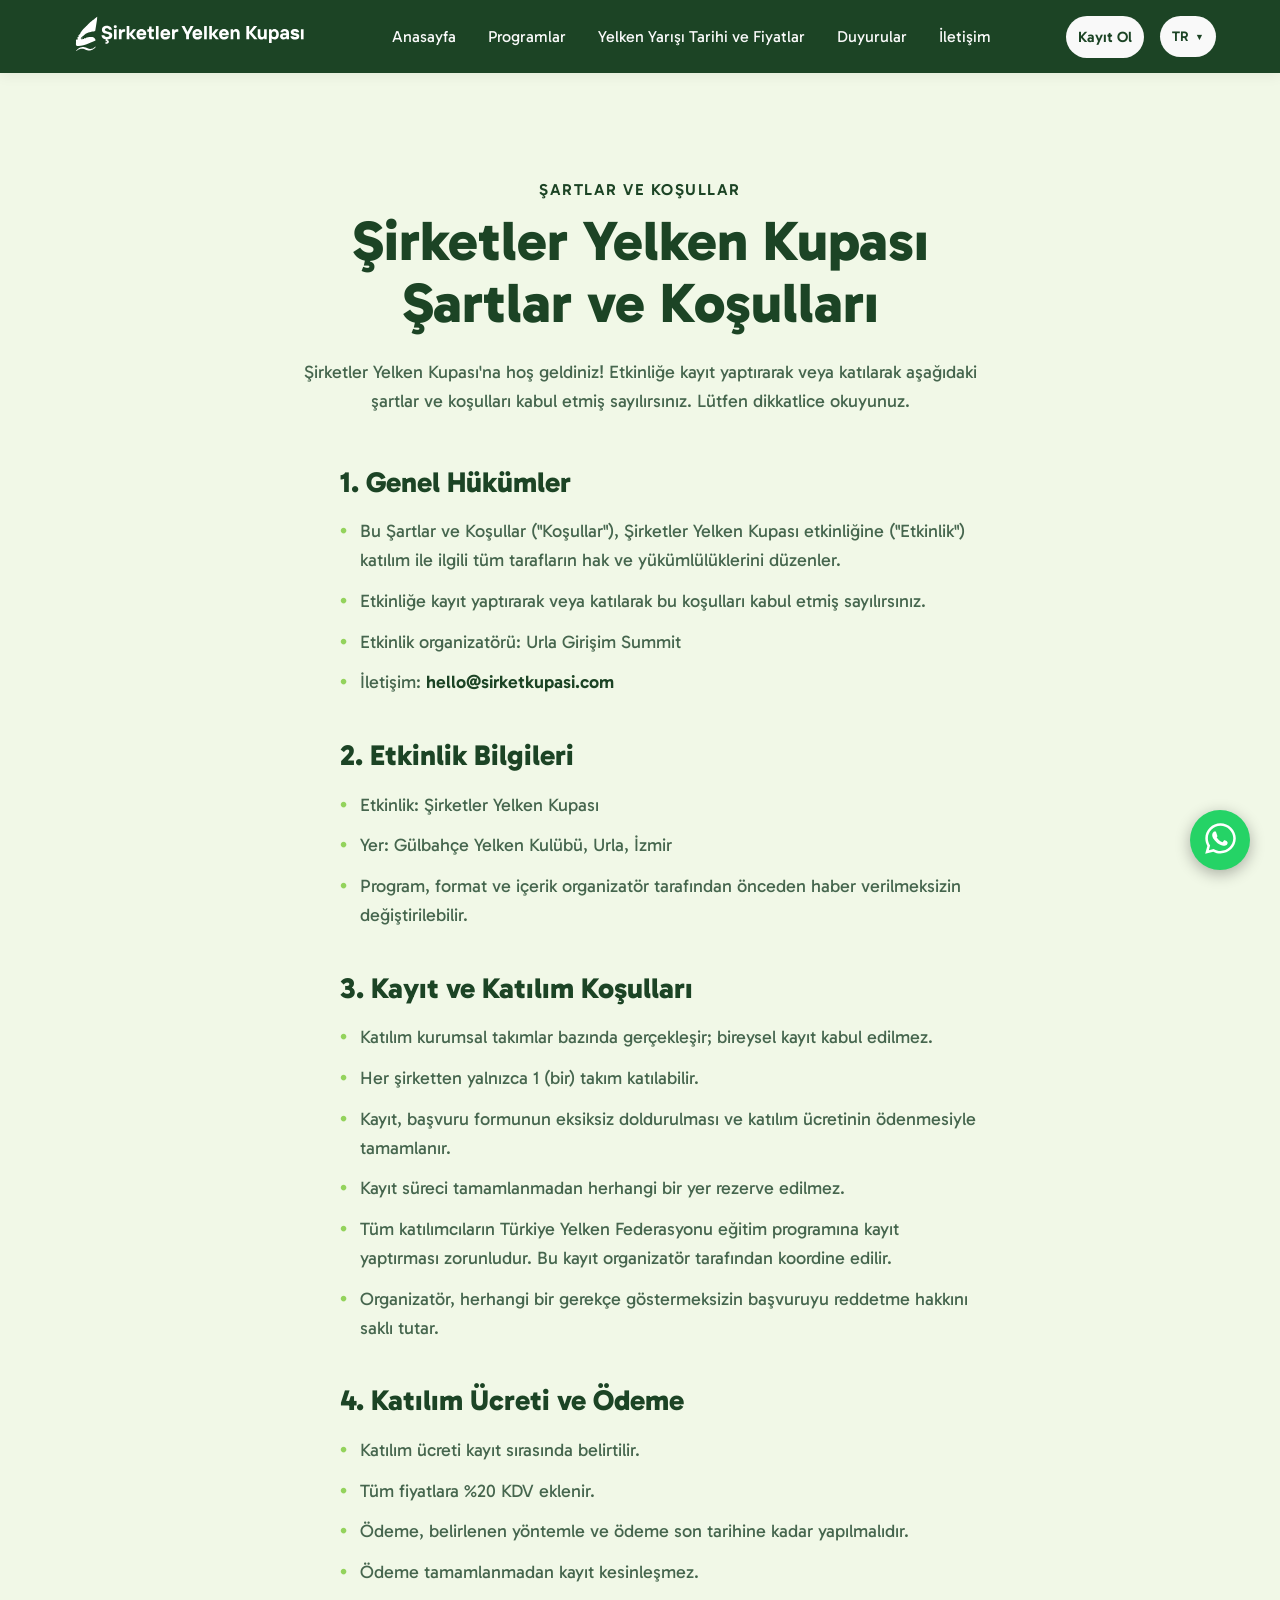
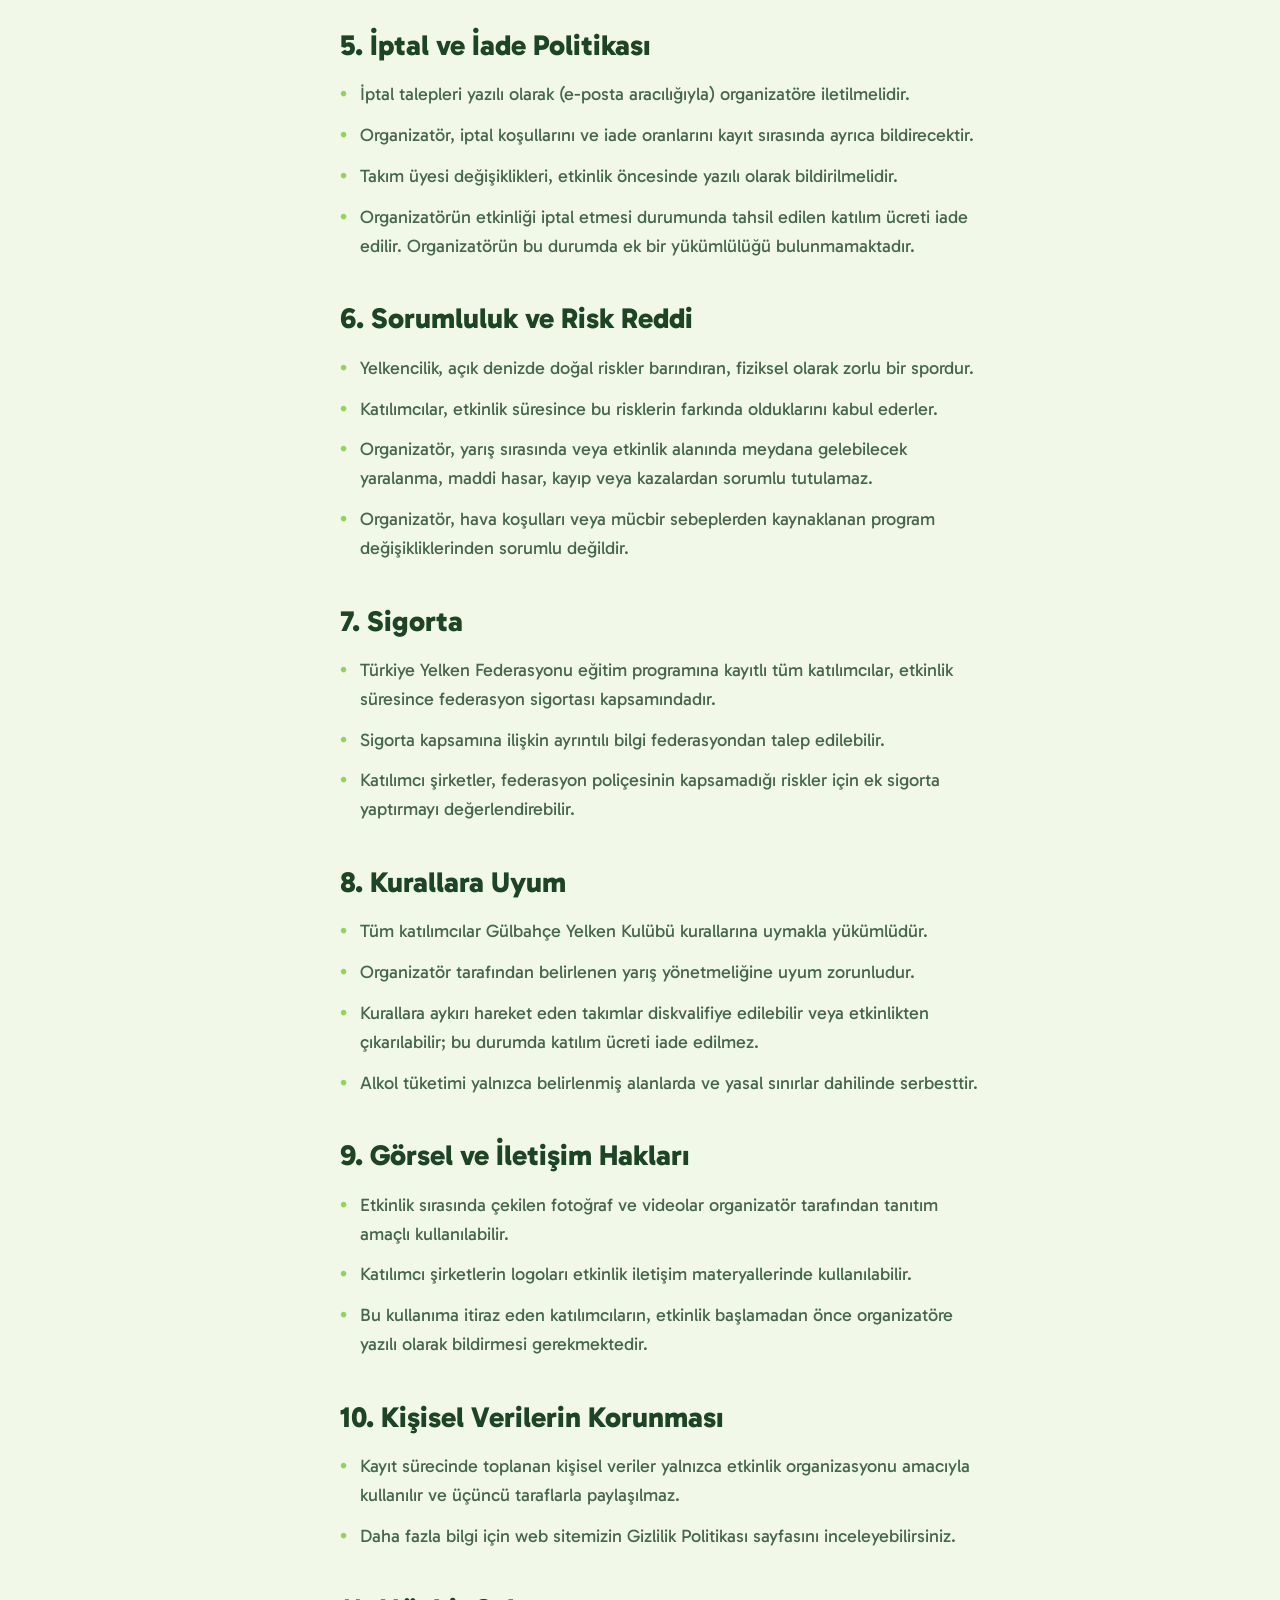
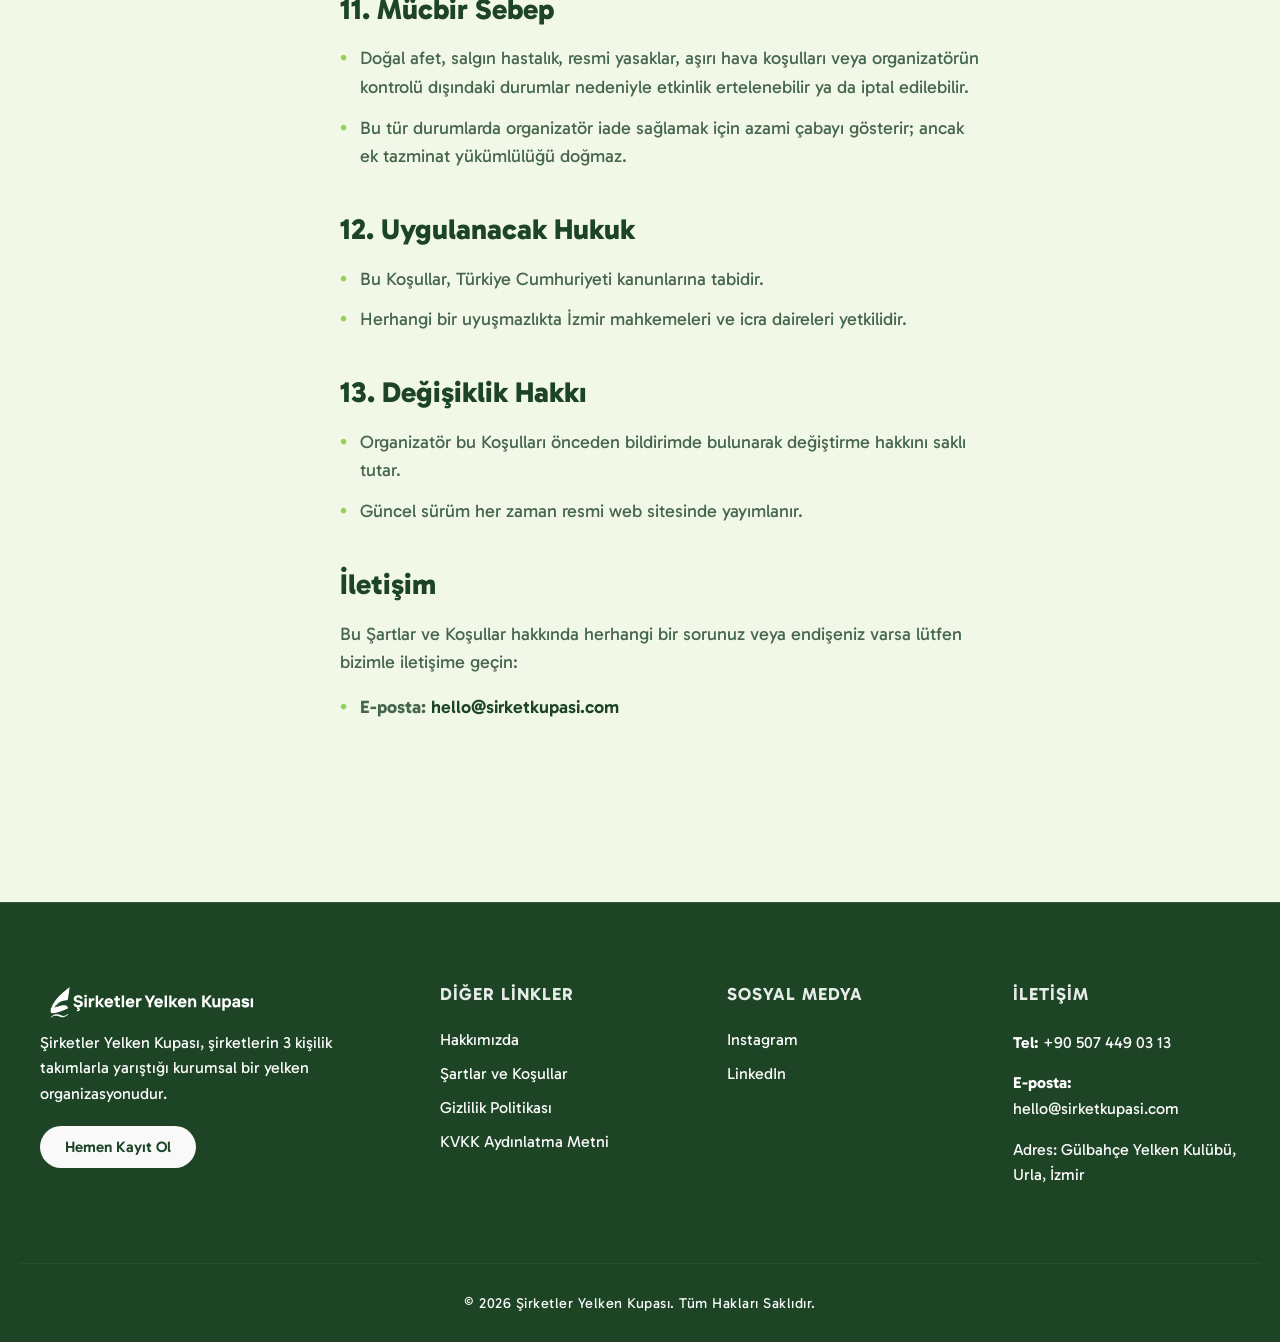
<file: terms-conditions.html>
<!DOCTYPE html>
<html lang="tr">

<head>
    <meta charset="UTF-8">
    <meta name="viewport" content="width=device-width, initial-scale=1.0, viewport-fit=cover">
    <meta name="theme-color" content="#1c4425">
    <meta name="apple-mobile-web-app-capable" content="yes">
    <meta name="apple-mobile-web-app-title" content="Yelken Kupası">
    <meta name="apple-mobile-web-app-status-bar-style" content="#1c4425">
    <title data-i18n="terms_page_title">Yelken Kupası | Şartlar ve Koşullar</title>
    <meta property="og:image" content="https://www.sirketkupasi.com/image/logotab.jpg">
    <meta name="twitter:image" content="https://www.sirketkupasi.com/image/logotab.jpg">
    <link rel="stylesheet" href="css/global.css">
    <link rel="stylesheet" href="css/termsconditions-privacypolicy.css">
    <link rel="preconnect" href="https://fonts.googleapis.com">
    <link rel="preconnect" href="https://fonts.gstatic.com" crossorigin>
    <link href="https://fonts.googleapis.com/css2?family=Gabarito:wght@400;500;600;700;800&display=swap"
        rel="stylesheet">

    <link rel="shortcut icon" href="image/logotab.jpg" type="image/png" />
    <link rel="apple-touch-icon" href="image/logotab.jpg" type="image/png">

    <script src="js/i18n.js"></script>
</head>

<body>
    <header class="site-header">
        <div class="header-container">

            <div class="logo">
                <a href="index.html">
                    <picture>
                        <source media="(min-width: 600px)" srcset="image/logodesktop.svg">
                        <img class="site-logo" src="image/logomobile.svg" alt="Yelken Kupası Logo" loading="lazy">
                    </picture>
                </a>
            </div>

            <nav class="nav-menu" id="nav-menu">
                <ul>
                    <li><a href="index.html" data-i18n="nav_home">Anasayfa</a></li>
                    <li><a href="programs.html" data-i18n="nav_programs">Programlar</a></li>
                    <li><a href="sailing-race-dates-and-prices.html" data-i18n="nav_history">Yelken Yarışı Tarihi ve Fiyatlar</a></li>
                    <li><a href="announcements.html" data-i18n="nav_announcements">Duyurular</a></li>
                    <li><a href="contact.html" data-i18n="nav_contact">İletişim</a></li>
                </ul>
            </nav>

            <div class="header-actions">
                <a href="contact.html#register" class="btn-primary" data-i18n="btn_register">Kayıt Ol</a>

                <div class="lang-dropdown">
                    <button class="lang-btn" aria-haspopup="true" aria-expanded="false" id="current-lang-btn">
                        TR <span class="arrow">▼</span>
                    </button>
                    <ul class="lang-menu">
                        <li><a href="#" onclick="changeLanguage('tr', event)" id="lang-tr">TR</a></li>
                        <li><a href="#" onclick="changeLanguage('en', event)" id="lang-en">EN</a></li>
                    </ul>
                </div>

                <button class="hamburger" id="hamburger-menu" aria-label="Menüyü Aç">
                    <span></span><span></span><span></span>
                </button>
            </div>
        </div>
    </header>
    <section class="terms-section">
        <div class="terms-container">
            <h4 class="terms-little-title" data-i18n="terms_little_title">Şartlar ve Koşullar</h4>
            <h1 class="terms-title" data-i18n="terms_title">Şirketler Yelken Kupası Şartlar ve Koşulları</h1>
            <p class="terms-intro" data-i18n="terms_intro">
                Şirketler Yelken Kupası'na hoş geldiniz! Etkinliğe kayıt yaptırarak veya katılarak
                aşağıdaki şartlar ve koşulları kabul etmiş sayılırsınız. Lütfen dikkatlice okuyunuz.
            </p>

            <ol class="terms-main-list">

                <li>
                    <h2 data-i18n="terms_s1_title">1. Genel Hükümler</h2>
                    <ul class="terms-sub-list">
                        <li data-i18n="terms_s1_item1">Bu Şartlar ve Koşullar ("Koşullar"), Şirketler Yelken Kupası
                            etkinliğine ("Etkinlik") katılım ile ilgili tüm tarafların hak ve yükümlülüklerini düzenler.
                        </li>
                        <li data-i18n="terms_s1_item2">Etkinliğe kayıt yaptırarak veya katılarak bu koşulları kabul
                            etmiş sayılırsınız.</li>
                        <li data-i18n="terms_s1_item3">Etkinlik organizatörü: Urla Girişim Summit</li>
                        <li><span data-i18n="terms_s1_item4">İletişim:</span> <a class="terms-contact-link"
                                href="mailto:hello@sirketkupasi.com">hello@sirketkupasi.com</a></li>
                    </ul>
                </li>

                <li>
                    <h2 data-i18n="terms_s2_title">2. Etkinlik Bilgileri</h2>
                    <ul class="terms-sub-list">
                        <li data-i18n="terms_s2_item1">Etkinlik: Şirketler Yelken Kupası</li>
                        <li data-i18n="terms_s2_item2">Yer: Gülbahçe Yelken Kulübü, Urla, İzmir</li>
                        <li data-i18n="terms_s2_item3">Program, format ve içerik organizatör tarafından önceden haber
                            verilmeksizin değiştirilebilir.</li>
                    </ul>
                </li>

                <li>
                    <h2 data-i18n="terms_s3_title">3. Kayıt ve Katılım Koşulları</h2>
                    <ul class="terms-sub-list">
                        <li data-i18n="terms_s3_item1">Katılım kurumsal takımlar bazında gerçekleşir; bireysel kayıt
                            kabul edilmez.</li>
                        <li data-i18n="terms_s3_item2">Her şirketten yalnızca 1 (bir) takım katılabilir.</li>
                        <li data-i18n="terms_s3_item3">Kayıt, başvuru formunun eksiksiz doldurulması ve katılım
                            ücretinin ödenmesiyle tamamlanır.</li>
                        <li data-i18n="terms_s3_item4">Kayıt süreci tamamlanmadan herhangi bir yer rezerve edilmez.</li>
                        <li data-i18n="terms_s3_item5">Tüm katılımcıların Türkiye Yelken Federasyonu eğitim programına
                            kayıt yaptırması zorunludur. Bu kayıt organizatör tarafından koordine edilir.</li>
                        <li data-i18n="terms_s3_item6">Organizatör, herhangi bir gerekçe göstermeksizin başvuruyu
                            reddetme hakkını saklı tutar.</li>
                    </ul>
                </li>

                <li>
                    <h2 data-i18n="terms_s4_title">4. Katılım Ücreti ve Ödeme</h2>
                    <ul class="terms-sub-list">
                        <li data-i18n="terms_s4_item1">Katılım ücreti kayıt sırasında belirtilir.</li>
                        <li data-i18n="terms_s4_item2">Tüm fiyatlara %20 KDV eklenir.</li>
                        <li data-i18n="terms_s4_item3">Ödeme, belirlenen yöntemle ve ödeme son tarihine kadar
                            yapılmalıdır.</li>
                        <li data-i18n="terms_s4_item4">Ödeme tamamlanmadan kayıt kesinleşmez.</li>
                    </ul>
                </li>

                <li>
                    <h2 data-i18n="terms_s5_title">5. İptal ve İade Politikası</h2>
                    <ul class="terms-sub-list">
                        <li data-i18n="terms_s5_item1">İptal talepleri yazılı olarak (e-posta aracılığıyla) organizatöre
                            iletilmelidir.</li>
                        <li data-i18n="terms_s5_item2">Organizatör, iptal koşullarını ve iade oranlarını kayıt sırasında
                            ayrıca bildirecektir.</li>
                        <li data-i18n="terms_s5_item3">Takım üyesi değişiklikleri, etkinlik öncesinde yazılı olarak
                            bildirilmelidir.</li>
                        <li data-i18n="terms_s5_item4">Organizatörün etkinliği iptal etmesi durumunda tahsil edilen
                            katılım ücreti iade edilir. Organizatörün bu durumda ek bir yükümlülüğü bulunmamaktadır.
                        </li>
                    </ul>
                </li>

                <li>
                    <h2 data-i18n="terms_s6_title">6. Sorumluluk ve Risk Reddi</h2>
                    <ul class="terms-sub-list">
                        <li data-i18n="terms_s6_item1">Yelkencilik, açık denizde doğal riskler barındıran, fiziksel
                            olarak zorlu bir spordur.</li>
                        <li data-i18n="terms_s6_item2">Katılımcılar, etkinlik süresince bu risklerin farkında
                            olduklarını kabul ederler.</li>
                        <li data-i18n="terms_s6_item3">Organizatör, yarış sırasında veya etkinlik alanında meydana
                            gelebilecek yaralanma, maddi hasar, kayıp veya kazalardan sorumlu tutulamaz.</li>
                        <li data-i18n="terms_s6_item4">Organizatör, hava koşulları veya mücbir sebeplerden kaynaklanan
                            program değişikliklerinden sorumlu değildir.</li>
                    </ul>
                </li>

                <li>
                    <h2 data-i18n="terms_s7_title">7. Sigorta</h2>
                    <ul class="terms-sub-list">
                        <li data-i18n="terms_s7_item1">Türkiye Yelken Federasyonu eğitim programına kayıtlı tüm
                            katılımcılar, etkinlik süresince federasyon sigortası kapsamındadır.</li>
                        <li data-i18n="terms_s7_item2">Sigorta kapsamına ilişkin ayrıntılı bilgi federasyondan talep
                            edilebilir.</li>
                        <li data-i18n="terms_s7_item3">Katılımcı şirketler, federasyon poliçesinin kapsamadığı riskler
                            için ek sigorta yaptırmayı değerlendirebilir.</li>
                    </ul>
                </li>

                <li>
                    <h2 data-i18n="terms_s8_title">8. Kurallara Uyum</h2>
                    <ul class="terms-sub-list">
                        <li data-i18n="terms_s8_item1">Tüm katılımcılar Gülbahçe Yelken Kulübü kurallarına uymakla
                            yükümlüdür.</li>
                        <li data-i18n="terms_s8_item2">Organizatör tarafından belirlenen yarış yönetmeliğine uyum
                            zorunludur.</li>
                        <li data-i18n="terms_s8_item3">Kurallara aykırı hareket eden takımlar diskvalifiye edilebilir
                            veya etkinlikten çıkarılabilir; bu durumda katılım ücreti iade edilmez.</li>
                        <li data-i18n="terms_s8_item4">Alkol tüketimi yalnızca belirlenmiş alanlarda ve yasal sınırlar
                            dahilinde serbesttir.</li>
                    </ul>
                </li>

                <li>
                    <h2 data-i18n="terms_s9_title">9. Görsel ve İletişim Hakları</h2>
                    <ul class="terms-sub-list">
                        <li data-i18n="terms_s9_item1">Etkinlik sırasında çekilen fotoğraf ve videolar organizatör
                            tarafından tanıtım amaçlı kullanılabilir.</li>
                        <li data-i18n="terms_s9_item2">Katılımcı şirketlerin logoları etkinlik iletişim materyallerinde
                            kullanılabilir.</li>
                        <li data-i18n="terms_s9_item3">Bu kullanıma itiraz eden katılımcıların, etkinlik başlamadan önce
                            organizatöre yazılı olarak bildirmesi gerekmektedir.</li>
                    </ul>
                </li>

                <li>
                    <h2 data-i18n="terms_s10_title">10. Kişisel Verilerin Korunması</h2>
                    <ul class="terms-sub-list">
                        <li data-i18n="terms_s10_item1">Kayıt sürecinde toplanan kişisel veriler yalnızca etkinlik
                            organizasyonu amacıyla kullanılır ve üçüncü taraflarla paylaşılmaz.</li>
                        <li data-i18n="terms_s10_item2">Daha fazla bilgi için web sitemizin Gizlilik Politikası
                            sayfasını inceleyebilirsiniz.</li>
                    </ul>
                </li>

                <li>
                    <h2 data-i18n="terms_s11_title">11. Mücbir Sebep</h2>
                    <ul class="terms-sub-list">
                        <li data-i18n="terms_s11_item1">Doğal afet, salgın hastalık, resmi yasaklar, aşırı hava
                            koşulları veya organizatörün kontrolü dışındaki durumlar nedeniyle etkinlik ertelenebilir ya
                            da iptal edilebilir.</li>
                        <li data-i18n="terms_s11_item2">Bu tür durumlarda organizatör iade sağlamak için azami çabayı
                            gösterir; ancak ek tazminat yükümlülüğü doğmaz.</li>
                    </ul>
                </li>

                <li>
                    <h2 data-i18n="terms_s12_title">12. Uygulanacak Hukuk</h2>
                    <ul class="terms-sub-list">
                        <li data-i18n="terms_s12_item1">Bu Koşullar, Türkiye Cumhuriyeti kanunlarına tabidir.</li>
                        <li data-i18n="terms_s12_item2">Herhangi bir uyuşmazlıkta İzmir mahkemeleri ve icra daireleri
                            yetkilidir.</li>
                    </ul>
                </li>

                <li>
                    <h2 data-i18n="terms_s13_title">13. Değişiklik Hakkı</h2>
                    <ul class="terms-sub-list">
                        <li data-i18n="terms_s13_item1">Organizatör bu Koşulları önceden bildirimde bulunarak değiştirme
                            hakkını saklı tutar.</li>
                        <li data-i18n="terms_s13_item2">Güncel sürüm her zaman resmi web sitesinde yayımlanır.</li>
                    </ul>
                </li>

                <li>
                    <h2 data-i18n="terms_contact_title">İletişim</h2>
                    <p class="contact-desc" data-i18n="terms_contact_desc">Bu Şartlar ve Koşullar hakkında herhangi bir
                        sorunuz veya endişeniz varsa lütfen bizimle iletişime geçin:</p>
                    <ul class="terms-sub-list">
                        <li><strong data-i18n="terms_contact_email_label">E-posta:</strong> <a
                                class="terms-contact-link"
                                href="mailto:hello@sirketkupasi.com">hello@sirketkupasi.com</a></li>
                    </ul>
                </li>

            </ol>
        </div>
    </section>
    <footer class="site-footer">
        <div class="footer-container">
            <div class="footer-col footer-about">
                <div class="footer-logo"><img src="image/logodesktop.svg" alt="Yelken Kupası"></div>
                <p data-i18n="footer_desc">Şirketler Yelken Kupası, şirketlerin 3 kişilik takımlarla yarıştığı kurumsal
                    bir yelken organizasyonudur.</p>
                <a href="contact.html#register" class="btn-primary" data-i18n="btn_register_6">Hemen Kayıt Ol</a>
            </div>

            <div class="footer-col footer-links">
                <h4 data-i18n="footer_links_title">Diğer Linkler</h4>
                <ul>
                    <li><a href="about.html" data-i18n="nav_about_footer">Hakkımızda</a></li>
                    <li><a href="terms-conditions.html" data-i18n="nav_termsconditions_footer">Şartlar ve Koşullar</a>
                    </li>
                    <li><a href="privacy-policy.html" data-i18n="nav_privacypoliciy_footer">Gizlilik Politikası</a></li>
                    <li><a href="KVKK.html" data-i18n="nav_kvkk_footer">KVKK Aydınlatma Metni</a></li>
                </ul>
            </div>

            <div class="footer-col footer-social">
                <h4 data-i18n="footer_social_title">Sosyal Medya</h4>
                <div class="social-icons">
                    <a target="_blank" href="https://www.instagram.com/yelkenkupasi/"
                        aria-label="Instagram">Instagram</a>
                    <a target="_blank" href="https://www.linkedin.com/company/sirketleryelkenkupasi"
                        aria-label="LinkedIn">LinkedIn</a>
                </div>
            </div>

            <div class="footer-col footer-contact">
                <h4 data-i18n="footer_contact_title">İletişim</h4>
                <div class="contact-info">
                    <p><strong data-i18n="footer_tel">Tel:</strong> <a href="tel:+905074490313">+90 507 449 03 13</a>
                    </p>
                    <p><strong data-i18n="footer_email">E-posta:</strong> hello@sirketkupasi.com</p>
                    <p data-i18n="footer_address"><strong>Adres:</strong> Gülbahçe Yelken Kulübü, Urla, İzmir</p>
                </div>
            </div>
        </div>
        <div class="footer-bottom">
            <div class="bottom-container">
                <p data-i18n="footer_copyright">&copy; 2026 Şirketler Yelken Kupası. Tüm Hakları Saklıdır.</p>
            </div>
        </div>
    </footer>

    <a href="https://wa.me/905074490313" class="whatsapp-btn" target="_blank" rel="noopener noreferrer"
        aria-label="WhatsApp ile İletişime Geç">
        <!-- WhatsApp SVG İkonu -->
        <svg xmlns="http://www.w3.org/2000/svg" viewBox="0 0 448 512" fill="currentColor">
            <path
                d="M380.9 97.1C339 55.1 283.2 32 223.9 32c-122.4 0-222 99.6-222 222 0 39.1 10.2 77.3 29.6 111L0 480l117.7-30.9c32.4 17.7 68.9 27 106.1 27h.1c122.3 0 224.1-99.6 224.1-222 0-59.3-25.2-115-67.1-157.1zm-157 341.6c-33.2 0-65.7-8.9-94-25.7l-6.7-4-69.8 18.3L72 359.2l-4.4-7c-18.5-29.4-28.2-63.3-28.2-98.2 0-101.7 82.8-184.5 184.6-184.5 49.3 0 95.6 19.2 130.4 54.1 34.8 34.9 56.2 81.2 56.1 130.5 0 101.8-84.9 184.6-186.6 184.6zm101.2-138.2c-5.5-2.8-32.8-16.2-37.9-18-5.1-1.9-8.8-2.8-12.5 2.8-3.7 5.6-14.3 18-17.6 21.8-3.2 3.7-6.5 4.2-12 1.4-32.6-16.3-54-29.1-75.5-66-2.1-3.6 2.1-3.2 7.6-14.2 2.7-5.4 1.4-10.2-.4-14.2-1.9-4-12.5-35.4-17.1-48.4-4.5-12.8-9-11-12.5-11.2-3.2-.2-6.9-.2-10.6-.2-3.7 0-9.7 1.4-14.8 6.9-5.1 5.6-19.4 19-19.4 46.3 0 27.3 19.9 53.7 22.6 57.4 2.8 3.7 39.1 59.7 94.8 83.8 35.2 15.2 49 16.5 66.6 13.9 10.7-1.6 32.8-13.4 37.4-26.4 4.6-13 4.6-24.1 3.2-26.4-1.3-2.5-5-3.9-10.5-6.6z" />
        </svg>
    </a>

    <script defer src="js/utils.js"></script>
    <script defer src="js/navbar.js"></script>
    <script defer src="js/timeline.js"></script>
    <script defer src="js/facility-slider.js"></script>
    <script defer src="js/video.js"></script>
    <script defer src="js/countdown.js"></script>
    <script defer src="js/modals.js"></script>
</body>

</html>
</file>
<file: css/global.css>
@charset "UTF-8";
* {
  margin: 0;
  padding: 0;
  box-sizing: border-box;
  font-family: "Gabarito", sans-serif;
}

html {
  scroll-behavior: smooth;
}

body {
  background-color: #1c4425;
}
body .whatsapp-btn {
  position: fixed;
  bottom: 30px;
  right: 30px;
  width: 60px;
  height: 60px;
  background-color: #25D366;
  color: white;
  border-radius: 50%;
  display: flex;
  justify-content: center;
  align-items: center;
  text-decoration: none;
  box-shadow: 0px 4px 15px rgba(0, 0, 0, 0.3);
  z-index: 9999;
  transition: all 0.3s ease-in-out;
}
body .whatsapp-btn svg {
  width: 35px;
  height: 35px;
  margin-top: -3px;
}
body .whatsapp-btn:hover {
  transform: scale(1.1);
  box-shadow: 0px 6px 20px rgba(0, 0, 0, 0.4);
}

.site-header {
  /* 1. VARSAYILAN DURUM: Tüm alt sayfalar için katı renk ve blursuz */
  background-color: #1c4425;
  width: 100%;
  position: fixed;
  top: 0;
  z-index: 1000;
  box-shadow: 0 4px 12px rgba(0, 0, 0, 0.05);
  transition: background-color 0.3s ease-in-out, backdrop-filter 0.3s ease-in-out;
  /* 2. SADECE ANASAYFA İÇİN (is-home sınıfı varsa) */
}
.site-header.is-home {
  background-color: transparent;
  backdrop-filter: blur(20px);
  -webkit-backdrop-filter: blur(20px);
  /* Anasayfada sayfa aşağı kaydırıldığında (JS ile eklendiğinde) */
}
.site-header.is-home.scrolled {
  background-color: #1c4425;
  backdrop-filter: none;
  -webkit-backdrop-filter: none;
}
.site-header {
  /* --- İçerik Ayarları --- */
}
.site-header .header-container {
  max-width: 1200px;
  margin: 0 auto;
  padding: 12px 24px;
  display: flex;
  justify-content: space-between;
  align-items: center;
}
@media (max-width: 600px) {
  .site-header .header-container {
    padding: 5px 16px;
  }
}

.logo a {
  text-decoration: none;
  /* 1. Adım: Her zaman mobil tasarımı (varsayılanı) en üste yazarız */
}
.logo a .site-logo {
  width: auto;
  height: 60px;
  transition: all 0.3s ease;
  /* 2. Adım: HTML'deki ile aynı medya sorgusunu yazarız */
}
@media (min-width: 600px) {
  .logo a .site-logo {
    height: 45px;
  }
}

.nav-menu ul {
  display: flex;
  list-style: none;
  gap: 32px;
}
.nav-menu a {
  text-decoration: none;
  color: #f9f9f9;
  font-size: 16px;
  transition: color 0.3s ease;
  position: relative;
}
.nav-menu a::after {
  content: "";
  position: absolute;
  left: 0;
  bottom: -4px;
  width: 0;
  height: 2px;
  background-color: #f9f9f9;
  transition: width 0.3s ease;
}
.nav-menu a:hover, .nav-menu a.active {
  color: #f9f9f9;
}
.nav-menu a:hover::after, .nav-menu a.active::after {
  width: 100%;
}

@media screen and (max-width: 1130px) {
  .nav-menu {
    position: absolute;
    top: 100%;
    left: 50%;
    transform: translateX(-50%);
    width: 95%;
    background-color: #1c4425;
    box-shadow: 0 8px 16px rgba(0, 0, 0, 0.05);
    padding: 0;
    max-height: 0;
    overflow: hidden;
    border-radius: 10px;
    margin-top: 5px;
    transition: max-height 0.4s ease-in-out, padding 0.4s ease-in-out;
  }
  .nav-menu.is-active {
    max-height: 400px;
    padding: 20px 0;
  }
  .nav-menu ul {
    flex-direction: column;
    align-items: center;
    gap: 20px;
  }
}
.header-actions {
  display: flex;
  align-items: center;
  gap: 16px;
}

.btn-primary {
  background-color: #f9f9f9;
  color: #1c4425;
  padding: 12px;
  border-radius: 50px;
  text-decoration: none;
  font-weight: 600;
  font-size: 15px;
  transition: all 0.3s ease-in-out;
}
.btn-primary:hover {
  background-color: #ff5c00;
  color: #f9f9f9;
}
@media screen and (max-width: 1050px) {
  .btn-primary {
    padding: 10px;
    font-size: 14px;
  }
}

.lang-dropdown {
  position: relative;
  display: inline-block;
}
.lang-dropdown .lang-btn {
  background-color: #f9f9f9;
  border-radius: 50px;
  color: #1c4425;
  font-size: 14px;
  font-weight: 600;
  cursor: pointer;
  display: flex;
  align-items: center;
  gap: 6px;
  padding: 12px;
  font-family: inherit;
  transition: all 0.3s ease-in-out;
  border: none;
}
.lang-dropdown .lang-btn .arrow {
  font-size: 9px;
  transition: transform 0.3s ease;
}
.lang-dropdown .lang-menu {
  position: absolute;
  top: calc(100% + 8px);
  right: 0;
  background-color: #f9f9f9;
  list-style: none;
  padding: 8px 0;
  margin: 0;
  min-width: 60px;
  border-radius: 8px;
  box-shadow: 0 8px 16px rgba(0, 0, 0, 0.15);
  opacity: 0;
  visibility: hidden;
  transform: translateY(10px);
  transition: all 0.3s ease;
  z-index: 100;
}
.lang-dropdown .lang-menu li {
  width: 100%;
}
.lang-dropdown .lang-menu a {
  display: block;
  padding: 8px 16px;
  color: #1c4425;
  text-decoration: none;
  font-size: 14px;
  font-weight: 500;
  transition: background-color 0.2s ease, color 0.2s ease;
  text-align: center;
}
.lang-dropdown .lang-menu a:hover, .lang-dropdown .lang-menu a.active {
  background-color: rgba(0, 77, 64, 0.1);
  color: #ff5c00;
}
.lang-dropdown:hover .lang-menu {
  opacity: 1;
  visibility: visible;
  transform: translateY(0);
}
.lang-dropdown:hover .lang-btn .arrow {
  transform: rotate(180deg);
}
@media screen and (max-width: 1050px) {
  .lang-dropdown .lang-btn {
    font-size: 14px;
    padding: 10px;
  }
  .lang-dropdown .lang-menu {
    min-width: 70px;
  }
  .lang-dropdown .lang-menu a {
    padding: 8px 12px;
  }
}

.hamburger {
  display: none;
  background: none;
  border: none;
  cursor: pointer;
  flex-direction: column;
  gap: 5px;
  padding: 5px;
}
.hamburger span {
  display: block;
  width: 25px;
  height: 3px;
  background-color: #f9f9f9;
  border-radius: 3px;
  transition: transform 0.3s ease, opacity 0.3s ease;
}
.hamburger.is-active span:nth-child(1) {
  transform: translateY(8px) rotate(45deg);
}
.hamburger.is-active span:nth-child(2) {
  opacity: 0;
}
.hamburger.is-active span:nth-child(3) {
  transform: translateY(-8px) rotate(-45deg);
}
@media screen and (max-width: 1130px) {
  .hamburger {
    display: flex;
  }
}

.site-footer {
  background-color: #1c4425;
  color: #f9f9f9;
  padding: 80px 20px 0 20px;
  border-top: 1px solid rgba(255, 255, 255, 0.1);
}
.site-footer .footer-container {
  max-width: 1200px;
  margin: 0 auto;
  display: grid;
  grid-template-columns: 1.5fr 1fr 1fr 1fr;
  gap: 60px;
  padding-bottom: 60px;
}
.site-footer .footer-col h4 {
  font-size: 1.1rem;
  font-weight: 700;
  margin-bottom: 25px;
  text-transform: uppercase;
  letter-spacing: 1px;
  color: rgba(255, 255, 255, 0.9);
}
.site-footer .footer-about .footer-logo {
  font-size: 1.8rem;
  font-weight: 800;
  letter-spacing: -1px;
}
.site-footer .footer-about p {
  font-size: 1rem;
  color: #f9f9f9;
  line-height: 1.6;
  margin-bottom: 30px;
}
.site-footer .footer-about .btn-primary {
  background-color: #f9f9f9;
  color: #1c4425;
  padding: 12px 25px;
  font-size: 0.95rem;
  border: none;
  transition: all 0.3s ease-in-out;
}
.site-footer .footer-about .btn-primary:hover {
  background-color: #ff5c00;
  color: #f9f9f9;
}
.site-footer .footer-links ul {
  list-style: none;
}
.site-footer .footer-links ul li {
  margin-bottom: 15px;
}
.site-footer .footer-links ul li a {
  text-decoration: none;
  color: #f9f9f9;
  transition: all 0.3s cubic-bezier(0.4, 0, 0.2, 1);
  font-size: 1rem;
}
.site-footer .footer-links ul li a:hover {
  color: #ff5c00;
}
.site-footer .footer-social .social-icons {
  display: flex;
  flex-direction: column;
  gap: 15px;
}
.site-footer .footer-social .social-icons a {
  color: #f9f9f9;
  text-decoration: none;
  font-size: 1rem;
  transition: all 0.3s cubic-bezier(0.4, 0, 0.2, 1);
}
.site-footer .footer-social .social-icons a:hover {
  color: #ff5c00;
}
.site-footer .contact-info p {
  font-size: 1rem;
  color: #f9f9f9;
  line-height: 1.6;
  margin-bottom: 15px;
}
.site-footer .contact-info p strong {
  color: #fff;
}
.site-footer .contact-info p a {
  color: #f9f9f9;
  text-decoration: none;
  transition: all 0.3s cubic-bezier(0.4, 0, 0.2, 1);
}
@media screen and (min-width: 992px) {
  .site-footer .contact-info p a {
    pointer-events: none;
    cursor: text;
  }
}
.site-footer .contact-info p a:hover {
  color: #ff5c00;
}
.site-footer .footer-bottom {
  border-top: 1px solid rgba(255, 255, 255, 0.05);
  padding: 30px 0;
  text-align: center;
}
.site-footer .footer-bottom .bottom-container p {
  font-size: 0.9rem;
  color: #f9f9f9;
  letter-spacing: 0.5px;
}
@media screen and (max-width: 992px) {
  .site-footer .footer-container {
    grid-template-columns: 1fr 1fr;
    gap: 40px;
  }
}
@media screen and (max-width: 600px) {
  .site-footer {
    padding-top: 60px;
  }
  .site-footer .footer-container {
    grid-template-columns: 1fr;
    gap: 40px;
    text-align: center;
  }
  .site-footer .footer-social .social-icons {
    align-items: center;
  }
  .site-footer .footer-links ul li a:hover {
    padding-left: 0;
  }
}/*# sourceMappingURL=global.css.map */
</file>
<file: css/index.css>
.hero-section {
  position: relative;
  width: 100%;
  height: 95vh;
  min-height: 500px;
  overflow: hidden;
  display: flex;
  flex-direction: column;
  justify-content: flex-end;
  align-items: center;
  padding-bottom: 80px;
}
.hero-section .hero-image {
  position: absolute;
  top: 0;
  left: 0;
  width: 100%;
  height: 100%;
  -o-object-fit: cover;
     object-fit: cover;
  z-index: 1;
}
.hero-section::after {
  content: "";
  position: absolute;
  top: 0;
  left: 0;
  width: 100%;
  height: 100%;
  background: linear-gradient(to bottom, rgba(0, 0, 0, 0.1) 40%, rgba(0, 0, 0, 0.8) 100%);
  z-index: 2;
}
.hero-section .hero-content {
  position: relative;
  z-index: 3;
  max-width: 1200px;
  width: 100%;
  padding: 0 24px;
  color: #f9f9f9;
  text-align: center;
}
.hero-section .hero-content h1 {
  font-size: 4rem;
  font-weight: 800;
  line-height: 1.1;
  letter-spacing: -1px;
  margin-bottom: 16px;
}
.hero-section .hero-content p {
  font-size: 1.25rem;
  font-weight: 400;
  opacity: 0.9;
  margin-bottom: 32px;
  max-width: 600px;
  margin-left: auto;
  margin-right: auto;
}
.hero-section .hero-content .btn-primary {
  background-color: #ff5c00;
  color: #f9f9f9;
  transition: all 0.3s ease-in-out;
}
.hero-section .hero-content .btn-primary:hover {
  background-color: #f9f9f9;
  color: #1c4425;
}
@media screen and (max-width: 850px) {
  .hero-section {
    height: 75vh;
    padding-bottom: 50px;
  }
  .hero-section .hero-content h1 {
    font-size: 2.5rem;
  }
  .hero-section .hero-content p {
    font-size: 1rem;
    margin-bottom: 24px;
  }
}

.intro-section {
  width: 100%;
  background-color: #f1f8e7;
  padding: 100px 20px;
  overflow: hidden;
}
.intro-section .intro-container {
  max-width: 1200px;
  margin: 0 auto;
  position: relative;
  display: flex;
  justify-content: center;
  align-items: center;
  min-height: 400px;
}
.intro-section .intro-content {
  position: relative;
  z-index: 2;
  max-width: 700px;
  text-align: center;
  padding: 20px;
}
.intro-section .intro-content h2 {
  font-size: 2.8rem;
  font-weight: 800;
  color: #1c4425;
  line-height: 1.2;
  letter-spacing: -1px;
  margin-bottom: 20px;
}
.intro-section .intro-content p {
  font-size: 1.15rem;
  color: #46664e;
  line-height: 1.6;
  margin-bottom: 35px;
}
.intro-section .intro-content .btn-primary {
  padding: 14px 36px;
  font-size: 1.1rem;
  background-color: #ff5c00;
  color: #f9f9f9;
  transition: all 0.3s ease-in-out;
}
.intro-section .intro-content .btn-primary:hover {
  background-color: #1c4425;
  color: #f9f9f9;
}
.intro-section .circle-img {
  position: absolute;
  border-radius: 50%;
  -o-object-fit: cover;
     object-fit: cover;
  z-index: 1;
  box-shadow: 0 10px 20px rgba(0, 0, 0, 0.08);
  transition: transform 0.3s ease;
}
.intro-section .circle-img:hover {
  transform: scale(1.05) translateY(-5px);
}
.intro-section .left-1 {
  top: -5%;
  left: 2%;
  width: 160px;
  height: 160px;
}
.intro-section .left-2 {
  bottom: 0%;
  left: 8%;
  width: 160px;
  height: 160px;
}
.intro-section .right-1 {
  top: -10%;
  right: 8%;
  width: 160px;
  height: 160px;
}
.intro-section .right-2 {
  top: 35%;
  right: 1%;
  width: 160px;
  height: 160px;
}
.intro-section .right-3 {
  bottom: -5%;
  right: 12%;
  width: 160px;
  height: 160px;
}
@media screen and (max-width: 850px) {
  .intro-section {
    padding: 60px 20px;
  }
  .intro-section .intro-container {
    min-height: auto;
  }
  .intro-section .intro-content h2 {
    font-size: 2rem;
  }
  .intro-section .intro-content p {
    font-size: 1rem;
  }
  .intro-section .circle-img {
    opacity: 0.25;
  }
  .intro-section .left-1 {
    width: 100px;
    height: 100px;
    left: -10px;
    top: 5%;
  }
  .intro-section .left-2 {
    width: 100px;
    height: 100px;
    left: 2%;
    bottom: -5%;
  }
  .intro-section .right-1 {
    width: 100px;
    height: 100px;
    right: 2%;
    top: -5%;
  }
  .intro-section .right-2 {
    display: none;
  }
  .intro-section .right-3 {
    width: 100px;
    height: 100px;
    right: -10px;
    bottom: 0%;
  }
}

.about-section {
  width: 100%;
  background-color: #1c4425;
  padding: 100px 20px;
}
.about-section .about-container {
  max-width: 1200px;
  margin: 0 auto;
  display: flex;
  align-items: center;
  justify-content: space-between;
  gap: 40px;
}
.about-section .about-image-left {
  flex: 1;
  max-width: 400px;
}
.about-section .about-image-left img {
  width: 100%;
  aspect-ratio: 4/5;
  -o-object-fit: cover;
     object-fit: cover;
  border-radius: 20px;
  box-shadow: 0 10px 30px rgba(0, 0, 0, 0.05);
}
.about-section .about-content {
  flex: 1.5;
}
.about-section .about-content .section-subtitle {
  display: inline-block;
  font-size: 0.9rem;
  font-weight: 700;
  text-transform: uppercase;
  letter-spacing: 1.5px;
  color: #f9f9f9;
  margin-bottom: 12px;
}
.about-section .about-content h2 {
  font-size: 2.5rem;
  font-weight: 800;
  color: #f9f9f9;
  line-height: 1.2;
  letter-spacing: -1px;
  margin-bottom: 20px;
}
.about-section .about-content .main-desc {
  font-size: 1.15rem;
  color: #f1f8e7;
  line-height: 1.6;
  margin-bottom: 40px;
}
.about-section .about-content .about-features {
  display: flex;
  gap: 30px;
}
.about-section .about-content .about-features .feature-item {
  flex: 1;
}
.about-section .about-content .about-features .feature-item h3 {
  font-size: 1.2rem;
  font-weight: 700;
  color: #f9f9f9;
  margin-bottom: 10px;
}
.about-section .about-content .about-features .feature-item p {
  font-size: 1rem;
  color: #f1f8e7;
  line-height: 1.5;
}
.about-section .about-image-right {
  flex: 1;
  max-width: 400px;
}
.about-section .about-image-right img {
  width: 100%;
  aspect-ratio: 4/5;
  -o-object-fit: cover;
     object-fit: cover;
  border-radius: 20px;
  box-shadow: 0 10px 30px rgba(0, 0, 0, 0.05);
  transform: translateY(0);
}
@media screen and (max-width: 992px) {
  .about-section {
    padding: 60px 20px;
  }
  .about-section .about-container {
    flex-direction: column;
    gap: 40px;
  }
  .about-section .about-content {
    order: 1;
    margin-bottom: 0;
    width: 100%;
  }
  .about-section .about-content h2 {
    font-size: 2.2rem;
  }
  .about-section .about-content .about-features {
    flex-direction: column;
    gap: 20px;
  }
  .about-section .about-image-right {
    order: 2;
    width: 85%;
    max-width: 350px;
    margin: 0 auto -15% auto;
    position: relative;
    z-index: 2;
  }
  .about-section .about-image-right img {
    aspect-ratio: 4/3;
    transform: translateY(0);
    border: 8px solid #1c4425;
    box-shadow: 0 15px 30px rgba(0, 0, 0, 0.15);
    border-radius: 20px;
  }
  .about-section .about-image-left {
    order: 3;
    width: 100%;
    max-width: 400px;
    margin: 0 auto;
    position: relative;
    z-index: 1;
  }
  .about-section .about-image-left img {
    aspect-ratio: 4/3;
    border-radius: 20px;
  }
}

.process-section {
  width: 100%;
  background-color: #1c4425;
  padding: 0;
}
.process-section .process-container {
  max-width: 1200px;
  margin: 0 auto;
  width: 100%;
  padding: 0 20px;
}
.process-section .scroll-wrapper {
  height: 400vh;
  position: relative;
}
.process-section .sticky-content {
  position: sticky;
  top: 0;
  height: 100vh;
  width: 100%;
  display: flex;
  flex-direction: column;
  align-items: center;
  justify-content: center;
}
.process-section .process-header {
  text-align: center;
  max-width: 800px;
  margin: 0 auto 80px auto;
}
.process-section .process-header .section-subtitle {
  display: inline-block;
  font-size: 1rem;
  font-weight: 700;
  text-transform: uppercase;
  letter-spacing: 2px;
  color: #f9f9f9;
  margin-bottom: 20px;
}
.process-section .process-header h2 {
  font-size: 3.5rem;
  font-weight: 800;
  color: #f9f9f9;
  line-height: 1.1;
  letter-spacing: -2px;
}
.process-section .timeline-container {
  width: 100%;
  position: relative;
  padding: 0;
}
.process-section .line-bg {
  position: absolute;
  top: 16px;
  left: 31px;
  right: 31px;
  height: 4px;
  background-color: #46664e;
  z-index: 1;
}
.process-section .line-fill {
  position: absolute;
  top: 16px;
  left: 31px;
  right: 31px;
  height: 4px;
  background-color: #93d35c;
  z-index: 2;
  transform-origin: left center;
  transform: scaleX(var(--line-progress, 0));
  transition: transform 0.1s ease-out;
}
.process-section .steps-row {
  display: flex;
  justify-content: space-between;
  position: relative;
  z-index: 3;
  width: 100%;
}
.process-section .step-item {
  flex: 1;
  text-align: left;
  min-width: 0;
  padding: 0 15px;
  margin-right: 30px;
}
.process-section .step-item:last-child {
  margin-right: 0;
}
.process-section .step-item .station-dot {
  width: 32px;
  height: 32px;
  background-color: #46664e;
  border: 4px solid #46664e;
  border-radius: 50%;
  margin: 0 0 30px 0;
  display: flex;
  align-items: center;
  justify-content: center;
  transition: all 0.3s ease;
}
.process-section .step-item .station-dot .check-icon {
  width: 18px;
  height: 18px;
  fill: #f9f9f9;
  opacity: 0;
  transform: scale(0.5);
  transition: all 0.3s cubic-bezier(0.175, 0.885, 0.32, 1.275);
}
.process-section .step-item .station-dot.is-reached {
  border-color: #93d35c;
  background-color: #93d35c;
}
.process-section .step-item .station-dot.is-reached .check-icon {
  opacity: 1;
  transform: scale(1);
}
.process-section .step-item h4 {
  font-size: 1rem;
  font-weight: 700;
  color: #f9f9f9;
  margin-bottom: 8px;
  letter-spacing: 1px;
}
.process-section .step-item h3 {
  font-size: 1.6rem;
  font-weight: 800;
  color: #f9f9f9;
  margin-bottom: 12px;
  line-height: 1.2;
}
.process-section .step-item p {
  font-size: 1.1rem;
  color: #f1f8e7;
  line-height: 1.6;
  padding-right: 15px;
}
@media screen and (max-width: 850px) {
  .process-section .process-header {
    margin-bottom: 25px;
    padding: 0 15px;
    box-sizing: border-box;
    width: 100%;
  }
  .process-section .process-header h2 {
    font-size: 1.8rem;
    word-wrap: break-word;
  }
  .process-section .timeline-container {
    padding: 0 15px 25px 62px;
    position: relative;
    box-sizing: border-box;
    width: 100%;
  }
  .process-section .line-bg {
    top: 16px;
    bottom: 15px;
    left: 28px;
    right: auto;
    width: 4px;
    height: auto;
  }
  .process-section .line-fill {
    transform: none;
    top: 16px;
    left: 28px;
    right: auto;
    width: 4px;
    height: 0;
    transition: height 0.1s ease-out;
  }
  .process-section .steps-row {
    flex-direction: column;
    gap: 25px;
    text-align: left !important;
  }
  .process-section .step-item {
    position: relative;
    text-align: left !important;
    margin-right: 0;
    padding: 0;
    box-sizing: border-box;
  }
  .process-section .step-item .station-dot {
    position: absolute;
    left: -48px;
    top: 0;
    margin: 0 !important;
  }
  .process-section .step-item h3 {
    font-size: 1.2rem;
    word-wrap: break-word;
    margin-bottom: 8px;
  }
  .process-section .step-item p {
    font-size: 0.95rem;
    padding-right: 0;
    word-wrap: break-word;
    line-height: 1.4;
  }
}

.race-section {
  width: 100%;
  background-color: #f1f8e7;
  padding: 100px 20px;
}
.race-section .race-container {
  max-width: 1200px;
  margin: 0 auto;
  text-align: center;
}
.race-section .race-header {
  max-width: 700px;
  margin: 0 auto 60px auto;
}
.race-section .race-header .section-subtitle {
  display: inline-block;
  font-size: 1rem;
  font-weight: 700;
  text-transform: uppercase;
  letter-spacing: 2px;
  color: #1c4425;
  margin-bottom: 15px;
}
.race-section .race-header h2 {
  font-size: 3rem;
  font-weight: 800;
  margin-bottom: 20px;
  letter-spacing: -1px;
}
.race-section .race-header .section-desc {
  font-size: 1.15rem;
  color: #46664e;
  line-height: 1.6;
}
.race-section .race-cards {
  display: flex;
  gap: 30px;
  margin-bottom: 60px;
  text-align: left;
}
.race-section .race-card {
  flex: 1;
  background-color: #1c4425;
  padding: 40px;
  border-radius: 30px;
  position: relative;
  transition: all 0.3s cubic-bezier(0.4, 0, 0.2, 1);
  border: 1px solid rgba(0, 0, 0, 0.05);
}
.race-section .race-card:hover {
  transform: translateY(-10px);
  box-shadow: 0 20px 40px rgba(0, 0, 0, 0.08);
}
.race-section .race-card .card-step {
  display: inline-flex;
  align-items: center;
  justify-content: center;
  color: #f9f9f9;
  font-weight: 800;
  font-size: 0.9rem;
  margin-bottom: 30px;
}
.race-section .race-card .card-content h3 {
  font-size: 1.5rem;
  font-weight: 800;
  margin-bottom: 15px;
  color: #f9f9f9;
}
.race-section .race-card .card-content p {
  font-size: 1rem;
  color: #f1f8e7;
  line-height: 1.6;
}
.race-section .race-footer {
  display: flex;
  justify-content: center;
}
.race-section .race-footer .btn-primary {
  padding: 18px 40px;
  font-size: 1.1rem;
  background-color: #ff5c00;
  color: #f9f9f9;
  transition: all 0.3s ease-in-out;
}
.race-section .race-footer .btn-primary:hover {
  background-color: #1c4425;
  color: #f9f9f9;
}
@media screen and (max-width: 992px) {
  .race-section {
    padding: 60px 20px;
  }
  .race-section .race-header h2 {
    font-size: 2.2rem;
  }
  .race-section .race-cards {
    flex-direction: column;
    gap: 20px;
  }
  .race-section .race-card {
    padding: 30px;
  }
  .race-section .race-card:hover {
    transform: none;
  }
}

.facility-section {
  width: 100%;
  background-color: #1c4425;
  padding: 100px 20px;
}
.facility-section .facility-container {
  max-width: 1200px;
  margin: 0 auto;
}
.facility-section .facility-header {
  display: flex;
  justify-content: space-between;
  align-items: flex-end;
  gap: 40px;
  margin-bottom: 60px;
}
.facility-section .facility-header .header-left {
  flex: 1.2;
}
.facility-section .facility-header .header-left .section-subtitle {
  display: inline-block;
  font-size: 1rem;
  font-weight: 700;
  text-transform: uppercase;
  letter-spacing: 2px;
  color: #f9f9f9;
  margin-bottom: 15px;
}
.facility-section .facility-header .header-left h2 {
  font-size: 3rem;
  font-weight: 800;
  line-height: 1.1;
  letter-spacing: -1.5px;
  color: #f9f9f9;
}
.facility-section .facility-header .header-right {
  flex: 1;
}
.facility-section .facility-header .header-right p {
  font-size: 1.15rem;
  color: #f9f9f9;
  line-height: 1.6;
  max-width: 500px;
}
.facility-section .facility-gallery {
  display: flex;
  gap: 25px;
}
.facility-section .facility-slider {
  display: flex;
  gap: 25px;
  width: 100%;
}
.facility-section .facility-card {
  flex: 1;
  border-radius: 24px;
  overflow: hidden;
  aspect-ratio: 4/5;
  transition: all 0.3s cubic-bezier(0.4, 0, 0.2, 1);
  box-shadow: 0 10px 30px rgba(0, 0, 0, 0.05);
}
.facility-section .facility-card img {
  width: 100%;
  height: 100%;
  -o-object-fit: cover;
     object-fit: cover;
  transition: transform 0.6s cubic-bezier(0.4, 0, 0.2, 1);
}
.facility-section .facility-card:hover {
  transform: translateY(-5px);
}
.facility-section .facility-card:hover img {
  transform: scale(1.08);
}
.facility-section .slider-dots {
  display: none;
}
@media screen and (max-width: 992px) {
  .facility-section {
    padding: 60px 20px;
  }
  .facility-section .facility-header {
    flex-direction: column;
    align-items: flex-start;
    gap: 20px;
  }
  .facility-section .facility-header h2 {
    font-size: 2.2rem !important;
  }
  .facility-section .facility-header .header-right p {
    font-size: 1.1rem;
  }
  .facility-section .facility-gallery {
    flex-direction: column;
    gap: 16px;
    overflow: hidden;
  }
  .facility-section .facility-slider {
    display: flex;
    gap: 25px;
    width: 100%;
  }
  .facility-section .facility-slider {
    display: flex;
    gap: 16px;
    transition: transform 0.4s cubic-bezier(0.4, 0, 0.2, 1);
    will-change: transform;
    touch-action: pan-y;
  }
  .facility-section .facility-card {
    flex: 0 0 100%;
    aspect-ratio: 1/1;
  }
  .facility-section .facility-card:hover {
    transform: none;
  }
  .facility-section .slider-dots {
    display: flex;
    justify-content: center;
    gap: 8px;
  }
  .facility-section .slider-dots .dot {
    width: 8px;
    height: 8px;
    border-radius: 50%;
    background-color: rgba(0, 0, 0, 0.2);
    cursor: pointer;
    transition: all 0.3s ease;
  }
  .facility-section .slider-dots .dot.active {
    width: 24px;
    border-radius: 4px;
    background-color: #f9f9f9;
  }
}

.early-reg-section {
  width: 100%;
  background-color: #f1f8e7;
  padding: 100px 20px;
  border-top: 1px solid rgba(0, 0, 0, 0.05);
}
.early-reg-section .early-reg-container {
  max-width: 1200px;
  margin: 0 auto;
  text-align: center;
}
.early-reg-section .early-reg-header {
  margin-bottom: 70px;
}
.early-reg-section .early-reg-header .section-subtitle {
  display: inline-block;
  font-size: 1rem;
  font-weight: 700;
  text-transform: uppercase;
  letter-spacing: 2px;
  color: #1c4425;
  margin-bottom: 15px;
}
.early-reg-section .early-reg-header h2 {
  font-size: 3.5rem;
  font-weight: 800;
  line-height: 1.1;
  letter-spacing: -2px;
  max-width: 800px;
  margin: 0 auto;
}
.early-reg-section .early-reg-grid {
  display: grid;
  grid-template-columns: repeat(4, 1fr);
  gap: 30px;
  margin-bottom: 70px;
  padding: 40px;
  background-color: #1c4425;
  border-radius: 40px;
  border: 1px solid rgba(0, 0, 0, 0.03);
}
.early-reg-section .reg-info-item {
  display: flex;
  flex-direction: column;
  gap: 10px;
  padding: 20px;
  transition: all 0.3s cubic-bezier(0.4, 0, 0.2, 1);
}
.early-reg-section .reg-info-item .info-label {
  font-size: 0.9rem;
  font-weight: 600;
  text-transform: uppercase;
  color: #f9f9f9;
  letter-spacing: 1px;
}
.early-reg-section .reg-info-item .info-value {
  display: flex;
  align-items: center;
  justify-content: center;
  flex-wrap: wrap;
  gap: 6px;
  font-size: 1.4rem;
  font-weight: 800;
  color: #f9f9f9;
  line-height: 1.2;
}
.early-reg-section .reg-info-item .info-value .time-text {
  margin-right: 4px;
}
.early-reg-section .reg-info-item .info-value .time-text:last-child {
  margin-right: 0;
}
.early-reg-section .reg-info-item:not(:last-child) {
  border-right: 1px solid rgba(0, 0, 0, 0.1);
}
.early-reg-section .early-reg-footer .btn-primary {
  padding: 20px 50px;
  font-size: 1.2rem;
  border-radius: 100px;
  box-shadow: 0 10px 20px rgba(0, 0, 0, 0.1);
  background-color: #ff5c00;
  color: #f9f9f9;
}
.early-reg-section .early-reg-footer .btn-primary:hover {
  transform: scale(1.05);
  box-shadow: 0 15px 30px rgba(0, 0, 0, 0.15);
  background-color: #1c4425;
}
@media screen and (max-width: 992px) {
  .early-reg-section .early-reg-grid {
    grid-template-columns: repeat(2, 1fr);
    padding: 30px;
  }
  .early-reg-section .reg-info-item:nth-child(2) {
    border-right: none;
  }
}
@media screen and (max-width: 600px) {
  .early-reg-section {
    padding: 60px 20px;
  }
  .early-reg-section .early-reg-header h2 {
    font-size: 2.2rem;
  }
  .early-reg-section .early-reg-grid {
    grid-template-columns: 1fr;
    gap: 15px;
    padding: 20px;
  }
  .early-reg-section .reg-info-item {
    border-right: none !important;
    border-bottom: 1px solid rgba(0, 0, 0, 0.05);
    padding: 15px 0;
  }
  .early-reg-section .reg-info-item:last-child {
    border-bottom: none;
  }
  .early-reg-section .early-reg-footer .btn-primary {
    width: 100%;
    text-align: center;
  }
}

.packages-section {
  width: 100%;
  background-color: #f1f8e7;
  padding: 100px 20px;
}
.packages-section .packages-container {
  max-width: 1200px;
  margin: 0 auto;
}
.packages-section .packages-header {
  text-align: center;
  margin-bottom: 60px;
}
.packages-section .packages-header .section-subtitle {
  display: inline-block;
  font-size: 1rem;
  font-weight: 700;
  text-transform: uppercase;
  letter-spacing: 2px;
  color: #1c4425;
  margin-bottom: 15px;
}
.packages-section .packages-header h2 {
  font-size: 3rem;
  font-weight: 800;
  letter-spacing: -1.5px;
}
.packages-section .packages-grid {
  display: flex;
  gap: 40px;
  justify-content: center;
}
.packages-section .package-card {
  flex: 1;
  background-color: #1c4425;
  border-radius: 40px;
  overflow: hidden;
  transition: all 0.3s cubic-bezier(0.4, 0, 0.2, 1);
  border: 1px solid rgba(0, 0, 0, 0.05);
}
.packages-section .package-card:hover {
  transform: translateY(-12px);
  box-shadow: 0 30px 60px rgba(0, 0, 0, 0.1);
}
.packages-section .package-card .card-image {
  width: 100%;
  height: 280px;
  overflow: hidden;
}
.packages-section .package-card .card-image img {
  width: 100%;
  height: 100%;
  -o-object-fit: cover;
     object-fit: cover;
  transition: transform 0.5s ease;
}
.packages-section .package-card:hover .card-image img {
  transform: scale(1.05);
}
.packages-section .package-card .card-body {
  padding: 40px;
}
.packages-section .package-card .card-body .package-badge {
  display: inline-block;
  font-size: 0.85rem;
  font-weight: 700;
  color: #f9f9f9;
  text-transform: uppercase;
  letter-spacing: 1px;
  margin-bottom: 15px;
}
.packages-section .package-card .card-body h3 {
  font-size: 1.8rem;
  font-weight: 800;
  color: #f9f9f9;
  margin-bottom: 15px;
  line-height: 1.2;
}
.packages-section .package-card .card-body p {
  font-size: 1.05rem;
  color: #f1f8e7;
  line-height: 1.6;
  margin-bottom: 30px;
}
.packages-section .package-card .card-body .btn-outline {
  display: inline-block;
  padding: 14px 28px;
  border: 2px solid #f9f9f9;
  color: #f9f9f9;
  text-decoration: none;
  font-weight: 700;
  border-radius: 12px;
  transition: all 0.3s cubic-bezier(0.4, 0, 0.2, 1);
}
.packages-section .package-card .card-body .btn-outline:hover {
  background-color: #f9f9f9;
  color: #1c4425;
}
@media screen and (max-width: 992px) {
  .packages-section .packages-grid {
    flex-direction: column;
    gap: 30px;
  }
  .packages-section .package-card {
    max-width: 500px;
    margin: 0 auto;
  }
  .packages-section .packages-header h2 {
    font-size: 2.2rem;
  }
}
@media screen and (max-width: 600px) {
  .packages-section {
    padding: 60px 20px;
  }
  .packages-section .card-body {
    padding: 30px;
  }
  .packages-section .card-body h3 {
    font-size: 1.5rem;
  }
}/*# sourceMappingURL=index.css.map */
</file>
<file: css/contact.css>
@charset "UTF-8";
.contact-hero-section {
  width: 100%;
  background-color: #f1f8e7;
  padding: 150px 20px 80px 20px;
  text-align: center;
}
.contact-hero-section .contact-hero-container {
  max-width: 1200px;
  margin: 0 auto;
  display: flex;
  flex-direction: column;
  align-items: center;
}
.contact-hero-section .section-subtitle {
  display: inline-block;
  font-size: 1rem;
  font-weight: 700;
  text-transform: uppercase;
  letter-spacing: 2px;
  color: #1c4425;
  margin-bottom: 10px;
}
.contact-hero-section h1 {
  font-size: 4rem;
  font-weight: 800;
  color: #1c4425;
  line-height: 1;
  letter-spacing: -1.5px;
  margin: 0 auto 30px auto;
  max-width: 800px;
}
.contact-hero-section p {
  font-size: 1.2rem;
  color: #1c4425;
  line-height: 1.6;
  margin: 0 auto;
  max-width: 600px;
}
.contact-hero-section .contact-cards-layout {
  display: flex;
  align-items: stretch;
  gap: 40px;
  width: 100%;
  max-width: 1000px;
  margin: 80px auto 0 auto;
  text-align: left;
}
.contact-hero-section .contact-cards-layout .contact-card {
  border-radius: 24px;
  padding: 50px;
  box-shadow: 0 20px 50px rgba(0, 0, 0, 0.04);
  flex: 1;
}
.contact-hero-section .contact-cards-layout .info-card {
  background-color: #e5f0d5;
  display: flex;
  flex-direction: column;
  justify-content: space-between;
}
.contact-hero-section .contact-cards-layout .info-card h3 {
  font-size: 1.8rem;
  font-weight: 800;
  color: #1c4425;
  margin: 0 0 40px 0;
  letter-spacing: -0.5px;
}
.contact-hero-section .contact-cards-layout .info-card .info-list {
  list-style: none;
  padding: 0;
  margin: 0;
}
.contact-hero-section .contact-cards-layout .info-card .info-list li {
  display: flex;
  flex-direction: column;
  margin-bottom: 25px;
}
.contact-hero-section .contact-cards-layout .info-card .info-list li .info-label {
  font-size: 0.9rem;
  font-weight: 700;
  text-transform: uppercase;
  letter-spacing: 1px;
  color: #1c4425;
  margin-bottom: 5px;
}
.contact-hero-section .contact-cards-layout .info-card .info-list li .info-value {
  font-size: 1.15rem;
  font-weight: 600;
  color: #1c4425;
}
.contact-hero-section .contact-cards-layout .info-card .info-list li .info-value a {
  color: #1c4425 !important;
  text-decoration: none !important;
  transition: color 0.3s ease;
}
@media screen and (min-width: 992px) {
  .contact-hero-section .contact-cards-layout .info-card .info-list li .info-value a {
    pointer-events: none;
    cursor: text;
  }
}
.contact-hero-section .contact-cards-layout .info-card .info-list li .info-value a:hover {
  color: #ff5c00 !important;
}
.contact-hero-section .contact-cards-layout .info-card .info-bottom {
  margin-top: 50px;
  padding-top: 40px;
  border-top: 1px solid rgba(0, 0, 0, 0.05);
}
.contact-hero-section .contact-cards-layout .info-card .info-bottom h4 {
  font-size: 1rem;
  font-weight: 700;
  color: #1c4425;
  margin: 0 0 15px 0;
}
.contact-hero-section .contact-cards-layout .info-card .info-bottom .social-links {
  display: flex;
  gap: 20px;
}
.contact-hero-section .contact-cards-layout .info-card .info-bottom .social-links a {
  font-size: 1rem;
  font-weight: 600;
  color: #1c4425;
  text-decoration: none;
  transition: all 0.3s cubic-bezier(0.4, 0, 0.2, 1);
}
.contact-hero-section .contact-cards-layout .info-card .info-bottom .social-links a:hover {
  color: #46664e;
}
.contact-hero-section .contact-cards-layout .form-card {
  background-color: #1c4425;
}
.contact-hero-section .contact-cards-layout .form-card h3 {
  font-size: 2rem;
  font-weight: 800;
  color: #e5f0d5;
  line-height: 1.2;
  letter-spacing: -1px;
  margin: 0 0 15px 0;
}
.contact-hero-section .contact-cards-layout .form-card p {
  font-size: 1rem;
  color: #e5f0d5;
  margin: 0 0 40px 0;
  max-width: 100%;
  line-height: 1.6;
}
.contact-hero-section .contact-cards-layout .form-card .contact-form {
  display: flex;
  flex-direction: column;
  gap: 20px;
}
.contact-hero-section .contact-cards-layout .form-card .contact-form .input-group {
  width: 100%;
}
.contact-hero-section .contact-cards-layout .form-card .contact-form .input-group input[type=text],
.contact-hero-section .contact-cards-layout .form-card .contact-form .input-group input[type=email],
.contact-hero-section .contact-cards-layout .form-card .contact-form .input-group input[type=tel],
.contact-hero-section .contact-cards-layout .form-card .contact-form .input-group select,
.contact-hero-section .contact-cards-layout .form-card .contact-form .input-group textarea {
  width: 100%;
  background-color: #f1f8e7;
  border: 1px solid transparent;
  border-radius: 12px;
  padding: 10px 15px;
  font-family: "Inter", sans-serif;
  font-size: 1rem;
  color: #1c4425;
  transition: all 0.3s cubic-bezier(0.4, 0, 0.2, 1);
  outline: none;
}
.contact-hero-section .contact-cards-layout .form-card .contact-form .input-group input[type=text]::-moz-placeholder, .contact-hero-section .contact-cards-layout .form-card .contact-form .input-group input[type=email]::-moz-placeholder, .contact-hero-section .contact-cards-layout .form-card .contact-form .input-group input[type=tel]::-moz-placeholder, .contact-hero-section .contact-cards-layout .form-card .contact-form .input-group select::-moz-placeholder, .contact-hero-section .contact-cards-layout .form-card .contact-form .input-group textarea::-moz-placeholder {
  color: #999;
}
.contact-hero-section .contact-cards-layout .form-card .contact-form .input-group input[type=text]::placeholder,
.contact-hero-section .contact-cards-layout .form-card .contact-form .input-group input[type=email]::placeholder,
.contact-hero-section .contact-cards-layout .form-card .contact-form .input-group input[type=tel]::placeholder,
.contact-hero-section .contact-cards-layout .form-card .contact-form .input-group select::placeholder,
.contact-hero-section .contact-cards-layout .form-card .contact-form .input-group textarea::placeholder {
  color: #999;
}
.contact-hero-section .contact-cards-layout .form-card .contact-form .input-group input[type=text]:focus,
.contact-hero-section .contact-cards-layout .form-card .contact-form .input-group input[type=email]:focus,
.contact-hero-section .contact-cards-layout .form-card .contact-form .input-group input[type=tel]:focus,
.contact-hero-section .contact-cards-layout .form-card .contact-form .input-group select:focus,
.contact-hero-section .contact-cards-layout .form-card .contact-form .input-group textarea:focus {
  border-color: rgba(26, 26, 26, 0.2);
  background-color: #f1f8e7;
  box-shadow: 0 5px 15px rgba(0, 0, 0, 0.03);
}
.contact-hero-section .contact-cards-layout .form-card .contact-form .input-group select {
  appearance: none;
  -webkit-appearance: none;
  -moz-appearance: none;
  background-image: url("data:image/svg+xml;charset=UTF-8,%3csvg xmlns='http://www.w3.org/2000/svg' viewBox='0 0 24 24' fill='none' stroke='%231a1a1a' stroke-width='2' stroke-linecap='round' stroke-linejoin='round'%3e%3cpolyline points='6 9 12 15 18 9'%3e%3c/polyline%3e%3c/svg%3e");
  background-repeat: no-repeat;
  background-position: right 20px center;
  background-size: 16px;
  cursor: pointer;
}
.contact-hero-section .contact-cards-layout .form-card .contact-form .input-group textarea {
  resize: none;
}
.contact-hero-section .contact-cards-layout .form-card .contact-form .checkbox-group {
  width: 100%;
  margin-top: -5px;
}
.contact-hero-section .contact-cards-layout .form-card .contact-form .checkbox-group label {
  display: flex;
  align-items: flex-start;
  gap: 12px;
  font-size: 0.95rem;
  color: #e5f0d5;
  cursor: pointer;
  line-height: 1.5;
}
.contact-hero-section .contact-cards-layout .form-card .contact-form .checkbox-group label a.modal-trigger {
  color: #f9f9f9;
  text-decoration: underline;
  text-underline-offset: 3px;
  font-weight: 600;
  transition: color 0.3s ease;
}
.contact-hero-section .contact-cards-layout .form-card .contact-form .checkbox-group label a.modal-trigger:hover {
  color: #ff5c00;
}
.contact-hero-section .contact-cards-layout .form-card .contact-form .checkbox-group label input[type=checkbox] {
  margin-top: 3px;
  min-width: 18px;
  width: 18px;
  height: 18px;
  accent-color: #ff5c00;
  cursor: pointer;
}
.contact-hero-section .contact-cards-layout .form-card .contact-form .submit-btn {
  background-color: #ff5c00;
  color: #f9f9f9;
  font-family: "Inter", sans-serif;
  font-size: 1.1rem;
  font-weight: 700;
  padding: 14px;
  border: none;
  border-radius: 12px;
  cursor: pointer;
  transition: all 0.3s ease-in-out;
  margin-top: 10px;
}
.contact-hero-section .contact-cards-layout .form-card .contact-form .submit-btn:hover {
  background-color: #f9f9f9;
  color: #1c4425;
}
@media screen and (max-width: 992px) {
  .contact-hero-section {
    padding: 120px 20px 60px 20px;
  }
  .contact-hero-section h1 {
    font-size: 3rem;
    max-width: 90%;
  }
  .contact-hero-section p {
    font-size: 1.1rem;
    max-width: 90%;
  }
  .contact-hero-section .contact-cards-layout {
    flex-direction: column;
    gap: 40px;
    margin-top: 60px;
  }
  .contact-hero-section .contact-cards-layout .contact-card {
    padding: 40px;
  }
}
@media screen and (max-width: 600px) {
  .contact-hero-section {
    padding: 100px 20px 50px 20px;
  }
  .contact-hero-section h1 {
    font-size: 2.2rem;
    margin-bottom: 20px;
  }
  .contact-hero-section p {
    font-size: 1rem;
    line-height: 1.5;
  }
  .contact-hero-section .contact-cards-layout {
    margin-top: 50px;
    gap: 30px;
  }
  .contact-hero-section .contact-cards-layout .contact-card {
    padding: 30px 20px;
    border-radius: 20px;
  }
  .contact-hero-section .contact-cards-layout .form-card h3 {
    font-size: 1.6rem;
  }
  .contact-hero-section .contact-cards-layout .info-card h3 {
    font-size: 1.5rem;
    margin-bottom: 30px;
  }
}

.locations-section {
  width: 100%;
  background-color: #e5f0d5;
  padding: 120px 20px;
  text-align: center;
}
.locations-section .locations-container {
  max-width: 1200px;
  margin: 0 auto;
}
.locations-section .locations-header {
  margin-bottom: 60px;
}
.locations-section .locations-header .section-subtitle {
  display: inline-block;
  font-size: 1rem;
  font-weight: 700;
  text-transform: uppercase;
  letter-spacing: 2px;
  color: #1c4425;
  margin-bottom: 10px;
}
.locations-section .locations-header h2 {
  font-size: 3.5rem;
  font-weight: 800;
  line-height: 1;
  letter-spacing: -1.5px;
  color: #1c4425;
  margin: 0 auto;
  max-width: 800px;
}
.locations-section .locations-content-layout {
  display: flex;
  align-items: flex-start;
  justify-content: space-between;
  gap: 80px;
  margin-top: 80px;
  text-align: left;
}
.locations-section .locations-content-layout .locations-list {
  flex: 1;
  display: flex;
  flex-direction: column;
  justify-content: space-between;
  align-self: stretch;
}
.locations-section .locations-content-layout .locations-list .location-item {
  flex: 1;
  display: flex;
  flex-direction: column;
  justify-content: center;
  padding: 30px 0;
  border-bottom: 2px solid rgba(0, 0, 0, 0.1);
}
.locations-section .locations-content-layout .locations-list .location-item:first-child {
  padding-top: 0;
  justify-content: flex-start;
}
.locations-section .locations-content-layout .locations-list .location-item:last-child {
  border-bottom: none;
  padding-bottom: 0;
  justify-content: flex-end;
}
.locations-section .locations-content-layout .locations-list .location-item h3 {
  font-size: 1.8rem;
  font-weight: 800;
  color: #1c4425;
  letter-spacing: -0.5px;
}
.locations-section .locations-content-layout .locations-list .location-item .location-details {
  display: flex;
  flex-direction: column;
  gap: 8px;
}
.locations-section .locations-content-layout .locations-list .location-item .location-details span {
  font-size: 1.05rem;
  font-weight: 500;
  color: #1c4425;
}
.locations-section .locations-content-layout .locations-list .location-item .location-details span a {
  color: #1c4425 !important;
  text-decoration: none !important;
  transition: color 0.3s ease;
}
@media screen and (min-width: 992px) {
  .locations-section .locations-content-layout .locations-list .location-item .location-details span a {
    pointer-events: none;
    cursor: text;
  }
}
.locations-section .locations-content-layout .locations-list .location-item .location-details span a:hover {
  color: #ff5c00 !important;
}
.locations-section .locations-content-layout .locations-gallery {
  flex: 1.5;
  display: flex;
  align-items: center;
  justify-content: center;
  padding-top: 40px;
  gap: 0;
}
.locations-section .locations-content-layout .loc-photo-card {
  position: relative;
  width: 45%;
  aspect-ratio: 4/6;
  border-radius: 20px;
  overflow: hidden;
  box-shadow: 0 20px 50px rgba(0, 0, 0, 0.15);
  transition: transform 0.6s cubic-bezier(0.25, 0.46, 0.45, 0.94), z-index 0s, box-shadow 0.6s ease;
  cursor: pointer;
}
.locations-section .locations-content-layout .loc-photo-card img {
  width: 100%;
  height: 100%;
  -o-object-fit: cover;
     object-fit: cover;
  transition: transform 0.8s cubic-bezier(0.25, 0.46, 0.45, 0.94);
}
.locations-section .locations-content-layout .loc-photo-card .city-badge {
  position: absolute;
  bottom: 25px;
  left: 25px;
  background: rgba(255, 255, 255, 0.95);
  padding: 10px 20px;
  border-radius: 100px;
  font-size: 0.9rem;
  font-weight: 800;
  text-transform: uppercase;
  letter-spacing: 1px;
  color: #1c4425;
  z-index: 5;
}
.locations-section .locations-content-layout .loc-photo-card.card-1 {
  z-index: 1;
  transform: translateY(-40px);
}
.locations-section .locations-content-layout .loc-photo-card.card-2 {
  z-index: 3;
  transform: translateY(40px);
  margin-left: -80px;
}
.locations-section .locations-content-layout .loc-photo-card.card-3 {
  z-index: 2;
  transform: translateY(-10px);
  margin-left: -80px;
}
.locations-section .locations-content-layout .loc-photo-card:hover {
  z-index: 10 !important;
  transform: scale(1.05) translateY(0) !important;
  box-shadow: 0 30px 60px rgba(0, 0, 0, 0.2);
}
.locations-section .locations-content-layout .loc-photo-card:hover img {
  transform: scale(1.1);
}
@media screen and (max-width: 992px) {
  .locations-section {
    padding: 100px 20px;
  }
  .locations-section .locations-header h2 {
    font-size: 2.8rem;
  }
  .locations-section .locations-content-layout {
    flex-direction: column;
    gap: 60px;
  }
  .locations-section .locations-content-layout .locations-list {
    width: 100%;
  }
  .locations-section .locations-content-layout .locations-gallery {
    width: 100%;
    justify-content: center;
    padding-top: 60px;
  }
}
@media screen and (max-width: 600px) {
  .locations-section {
    padding: 80px 20px;
  }
  .locations-section .locations-header {
    margin-bottom: 40px;
  }
  .locations-section .locations-header h2 {
    font-size: 2.2rem;
  }
  .locations-section .locations-content-layout {
    margin-top: 50px;
  }
  .locations-section .locations-content-layout .location-item h3 {
    font-size: 1.5rem;
  }
  .locations-section .locations-content-layout .locations-gallery {
    gap: 15px;
  }
  .locations-section .locations-content-layout .loc-photo-card {
    width: 32%;
    border-radius: 12px;
  }
  .locations-section .locations-content-layout .loc-photo-card .city-badge {
    font-size: 0.7rem;
    padding: 5px 10px;
    bottom: 10px;
    left: 10px;
  }
}

.custom-modal {
  display: none;
  position: fixed;
  z-index: 9999;
  left: 0;
  top: 0;
  width: 100%;
  height: 100%;
  background-color: rgba(0, 0, 0, 0.7);
  backdrop-filter: blur(5px);
  align-items: center;
  justify-content: center;
  padding: 20px;
}
.custom-modal.is-open {
  display: flex;
  animation: fadeIn 0.3s ease forwards;
}
.custom-modal.is-open .modal-content {
  animation: slideUp 0.4s cubic-bezier(0.25, 0.46, 0.45, 0.94) forwards;
}
.custom-modal .modal-content {
  background-color: #1c4425;
  border: 1px solid rgba(229, 240, 213, 0.2);
  border-radius: 16px;
  width: 100%;
  max-width: 600px;
  max-height: 80vh;
  display: flex;
  flex-direction: column;
  position: relative;
  box-shadow: 0 15px 30px rgba(0, 0, 0, 0.3);
}
.custom-modal .modal-content .close-modal {
  position: absolute;
  top: 20px;
  right: 25px;
  color: #e5f0d5;
  font-size: 28px;
  line-height: 1;
  cursor: pointer;
  transition: color 0.3s;
}
.custom-modal .modal-content .close-modal:hover {
  color: #ff5c00;
}
.custom-modal .modal-content h4 {
  color: #f9f9f9;
  font-size: 1.5rem;
  margin: 0;
  padding: 25px 30px;
  border-bottom: 1px solid rgba(229, 240, 213, 0.1);
}
.custom-modal .modal-content .modal-body {
  padding: 25px 30px;
  overflow-y: auto;
  -webkit-overflow-scrolling: touch;
  color: #e5f0d5;
  line-height: 1.6;
  font-size: 0.95rem;
}
.custom-modal .modal-content .modal-body p {
  margin-bottom: 15px;
}
.custom-modal .modal-content .modal-body::-webkit-scrollbar {
  width: 6px;
}
.custom-modal .modal-content .modal-body::-webkit-scrollbar-track {
  background: rgba(229, 240, 213, 0.1);
  border-radius: 4px;
}
.custom-modal .modal-content .modal-body::-webkit-scrollbar-thumb {
  background: #ff5c00;
  border-radius: 4px;
}
.custom-modal .terms-section .terms-container {
  display: flex;
  flex-direction: column;
  gap: 8px;
}
.custom-modal .terms-section .terms-title {
  font-size: 1.3rem;
  color: #f9f9f9;
  margin: 0 0 8px 0;
}
.custom-modal .terms-section .terms-intro {
  color: rgba(229, 240, 213, 0.75);
  font-size: 0.9rem;
  margin-bottom: 20px;
}
.custom-modal .terms-section .terms-main-list {
  list-style: none;
  padding: 0;
  margin: 0;
  display: flex;
  flex-direction: column;
  gap: 20px;
}
.custom-modal .terms-section .terms-main-list > li h2 {
  font-size: 0.95rem;
  color: #f9f9f9;
  margin: 0 0 8px 0;
  padding-bottom: 6px;
  border-bottom: 1px solid rgba(229, 240, 213, 0.1);
}
.custom-modal .terms-section .terms-sub-list {
  list-style: none;
  padding: 0;
  margin: 0;
  display: flex;
  flex-direction: column;
  gap: 6px;
}
.custom-modal .terms-section .terms-sub-list li {
  font-size: 0.88rem;
  color: rgba(229, 240, 213, 0.8);
  padding-left: 14px;
  position: relative;
}
.custom-modal .terms-section .terms-sub-list li::before {
  content: "–";
  position: absolute;
  left: 0;
  color: #ff5c00;
}
.custom-modal .terms-section .terms-contact-link {
  color: #ff5c00;
  text-decoration: none;
  transition: opacity 0.2s;
}
.custom-modal .terms-section .terms-contact-link:hover {
  opacity: 0.75;
}
.custom-modal .terms-section .contact-desc {
  font-size: 0.88rem;
  color: rgba(229, 240, 213, 0.75);
  margin-bottom: 8px;
}

@keyframes fadeIn {
  from {
    background-color: rgba(0, 0, 0, 0);
    backdrop-filter: blur(0px);
  }
  to {
    background-color: rgba(0, 0, 0, 0.7);
    backdrop-filter: blur(5px);
  }
}
@keyframes slideUp {
  from {
    transform: translateY(30px);
    opacity: 0;
  }
  to {
    transform: translateY(0);
    opacity: 1;
  }
}/*# sourceMappingURL=contact.css.map */
</file>
<file: css/iletisim.css>
.contact-hero-section {
  width: 100%;
  background-color: #f9f9f9;
  padding: 150px 20px 80px 20px;
  text-align: center;
}
.contact-hero-section .contact-hero-container {
  max-width: 1200px;
  margin: 0 auto;
  display: flex;
  flex-direction: column;
  align-items: center;
}
.contact-hero-section .section-subtitle {
  display: inline-block;
  font-size: 1rem;
  font-weight: 700;
  text-transform: uppercase;
  letter-spacing: 2px;
  color: #1a1a1a;
  margin-bottom: 10px;
}
.contact-hero-section h1 {
  font-size: 4rem;
  font-weight: 800;
  color: #1a1a1a;
  line-height: 1;
  letter-spacing: -1.5px;
  margin: 0 auto 30px auto;
  max-width: 800px;
}
.contact-hero-section p {
  font-size: 1.2rem;
  color: #555555;
  line-height: 1.6;
  margin: 0 auto;
  max-width: 600px;
}
.contact-hero-section .contact-cards-layout {
  display: flex;
  align-items: stretch;
  gap: 40px;
  width: 100%;
  max-width: 1000px;
  margin: 80px auto 0 auto;
  text-align: left;
}
.contact-hero-section .contact-cards-layout .contact-card {
  background-color: #ffffff;
  border-radius: 24px;
  padding: 50px;
  box-shadow: 0 20px 50px rgba(0, 0, 0, 0.04);
  flex: 1;
}
.contact-hero-section .contact-cards-layout .info-card {
  display: flex;
  flex-direction: column;
  justify-content: space-between;
}
.contact-hero-section .contact-cards-layout .info-card h3 {
  font-size: 1.8rem;
  font-weight: 800;
  color: #1a1a1a;
  margin: 0 0 40px 0;
  letter-spacing: -0.5px;
}
.contact-hero-section .contact-cards-layout .info-card .info-list {
  list-style: none;
  padding: 0;
  margin: 0;
}
.contact-hero-section .contact-cards-layout .info-card .info-list li {
  display: flex;
  flex-direction: column;
  margin-bottom: 25px;
}
.contact-hero-section .contact-cards-layout .info-card .info-list li .info-label {
  font-size: 0.9rem;
  font-weight: 700;
  text-transform: uppercase;
  letter-spacing: 1px;
  color: #555555;
  margin-bottom: 5px;
}
.contact-hero-section .contact-cards-layout .info-card .info-list li .info-value {
  font-size: 1.15rem;
  font-weight: 600;
  color: #1a1a1a;
}
.contact-hero-section .contact-cards-layout .info-card .info-bottom {
  margin-top: 50px;
  padding-top: 40px;
  border-top: 1px solid rgba(0, 0, 0, 0.05);
}
.contact-hero-section .contact-cards-layout .info-card .info-bottom h4 {
  font-size: 1rem;
  font-weight: 700;
  color: #1a1a1a;
  margin: 0 0 15px 0;
}
.contact-hero-section .contact-cards-layout .info-card .info-bottom .social-links {
  display: flex;
  gap: 20px;
}
.contact-hero-section .contact-cards-layout .info-card .info-bottom .social-links a {
  font-size: 1rem;
  font-weight: 600;
  color: #555555;
  text-decoration: none;
  transition: all 0.3s cubic-bezier(0.4, 0, 0.2, 1);
}
.contact-hero-section .contact-cards-layout .info-card .info-bottom .social-links a:hover {
  color: #1a1a1a;
}
.contact-hero-section .contact-cards-layout .form-card h3 {
  font-size: 2rem;
  font-weight: 800;
  color: #1a1a1a;
  line-height: 1.2;
  letter-spacing: -1px;
  margin: 0 0 15px 0;
}
.contact-hero-section .contact-cards-layout .form-card p {
  font-size: 1rem;
  color: #555555;
  margin: 0 0 40px 0;
  max-width: 100%;
  line-height: 1.6;
}
.contact-hero-section .contact-cards-layout .form-card .contact-form {
  display: flex;
  flex-direction: column;
  gap: 20px;
}
.contact-hero-section .contact-cards-layout .form-card .contact-form .input-group {
  width: 100%;
}
.contact-hero-section .contact-cards-layout .form-card .contact-form .input-group input,
.contact-hero-section .contact-cards-layout .form-card .contact-form .input-group textarea {
  width: 100%;
  background-color: #f9f9f9;
  border: 1px solid transparent;
  border-radius: 12px;
  padding: 18px 20px;
  font-family: "Inter", sans-serif;
  font-size: 1rem;
  color: #1a1a1a;
  transition: all 0.3s cubic-bezier(0.4, 0, 0.2, 1);
  outline: none;
}
.contact-hero-section .contact-cards-layout .form-card .contact-form .input-group input::-moz-placeholder, .contact-hero-section .contact-cards-layout .form-card .contact-form .input-group textarea::-moz-placeholder {
  color: #999;
}
.contact-hero-section .contact-cards-layout .form-card .contact-form .input-group input::placeholder,
.contact-hero-section .contact-cards-layout .form-card .contact-form .input-group textarea::placeholder {
  color: #999;
}
.contact-hero-section .contact-cards-layout .form-card .contact-form .input-group input:focus,
.contact-hero-section .contact-cards-layout .form-card .contact-form .input-group textarea:focus {
  border-color: rgba(26, 26, 26, 0.2);
  background-color: #ffffff;
  box-shadow: 0 5px 15px rgba(0, 0, 0, 0.03);
}
.contact-hero-section .contact-cards-layout .form-card .contact-form .input-group textarea {
  resize: none;
}
.contact-hero-section .contact-cards-layout .form-card .contact-form .submit-btn {
  background-color: #1a1a1a;
  color: #ffffff;
  font-family: "Inter", sans-serif;
  font-size: 1.1rem;
  font-weight: 700;
  padding: 20px;
  border: none;
  border-radius: 12px;
  cursor: pointer;
  transition: transform 0.3s cubic-bezier(0.25, 0.46, 0.45, 0.94), background-color 0.3s ease;
  margin-top: 10px;
}
.contact-hero-section .contact-cards-layout .form-card .contact-form .submit-btn:hover {
  background-color: #333333;
  transform: translateY(-3px);
}
@media screen and (max-width: 992px) {
  .contact-hero-section {
    padding: 120px 20px 60px 20px;
  }
  .contact-hero-section h1 {
    font-size: 3rem;
    max-width: 90%;
  }
  .contact-hero-section p {
    font-size: 1.1rem;
    max-width: 90%;
  }
  .contact-hero-section .contact-cards-layout {
    flex-direction: column;
    gap: 40px;
    margin-top: 60px;
  }
  .contact-hero-section .contact-cards-layout .contact-card {
    padding: 40px;
  }
}
@media screen and (max-width: 600px) {
  .contact-hero-section {
    padding: 100px 20px 50px 20px;
  }
  .contact-hero-section h1 {
    font-size: 2.2rem;
    margin-bottom: 20px;
  }
  .contact-hero-section p {
    font-size: 1rem;
    line-height: 1.5;
  }
  .contact-hero-section .contact-cards-layout {
    margin-top: 50px;
    gap: 30px;
  }
  .contact-hero-section .contact-cards-layout .contact-card {
    padding: 30px 20px;
    border-radius: 20px;
  }
  .contact-hero-section .contact-cards-layout .form-card h3 {
    font-size: 1.6rem;
  }
  .contact-hero-section .contact-cards-layout .info-card h3 {
    font-size: 1.5rem;
    margin-bottom: 30px;
  }
}

.locations-section {
  width: 100%;
  background-color: #f9f9f9;
  padding: 120px 20px;
  text-align: center;
}
.locations-section .locations-container {
  max-width: 1200px;
  margin: 0 auto;
}
.locations-section .locations-header {
  margin-bottom: 60px;
}
.locations-section .locations-header .section-subtitle {
  display: inline-block;
  font-size: 1rem;
  font-weight: 700;
  text-transform: uppercase;
  letter-spacing: 2px;
  color: #1a1a1a;
  margin-bottom: 10px;
}
.locations-section .locations-header h2 {
  font-size: 3.5rem;
  font-weight: 800;
  line-height: 1;
  letter-spacing: -1.5px;
  color: #1a1a1a;
  margin: 0 auto;
  max-width: 800px;
}
.locations-section .locations-content-layout {
  display: flex;
  align-items: flex-start;
  justify-content: space-between;
  gap: 80px;
  margin-top: 80px;
  text-align: left;
}
.locations-section .locations-content-layout .locations-list {
  flex: 1;
  display: flex;
  flex-direction: column;
  justify-content: space-between;
  align-self: stretch;
}
.locations-section .locations-content-layout .locations-list .location-item {
  flex: 1;
  display: flex;
  flex-direction: column;
  justify-content: center;
  padding: 30px 0;
  border-bottom: 2px solid rgba(0, 0, 0, 0.1);
}
.locations-section .locations-content-layout .locations-list .location-item:first-child {
  padding-top: 0;
  justify-content: flex-start;
}
.locations-section .locations-content-layout .locations-list .location-item:last-child {
  border-bottom: none;
  padding-bottom: 0;
  justify-content: flex-end;
}
.locations-section .locations-content-layout .locations-list .location-item h3 {
  font-size: 1.8rem;
  font-weight: 800;
  color: #1a1a1a;
  letter-spacing: -0.5px;
}
.locations-section .locations-content-layout .locations-list .location-item .location-details {
  display: flex;
  flex-direction: column;
  gap: 8px;
}
.locations-section .locations-content-layout .locations-list .location-item .location-details span {
  font-size: 1.05rem;
  font-weight: 500;
  color: #555555;
}
.locations-section .locations-content-layout .locations-gallery {
  flex: 1.5;
  display: flex;
  align-items: center;
  justify-content: center;
  padding-top: 40px;
  gap: 0;
}
.locations-section .locations-content-layout .loc-photo-card {
  position: relative;
  width: 45%;
  aspect-ratio: 4/6;
  border-radius: 20px;
  overflow: hidden;
  box-shadow: 0 20px 50px rgba(0, 0, 0, 0.15);
  transition: transform 0.6s cubic-bezier(0.25, 0.46, 0.45, 0.94), z-index 0s, box-shadow 0.6s ease;
  cursor: pointer;
}
.locations-section .locations-content-layout .loc-photo-card img {
  width: 100%;
  height: 100%;
  -o-object-fit: cover;
     object-fit: cover;
  transition: transform 0.8s cubic-bezier(0.25, 0.46, 0.45, 0.94);
}
.locations-section .locations-content-layout .loc-photo-card .city-badge {
  position: absolute;
  bottom: 25px;
  left: 25px;
  background: rgba(255, 255, 255, 0.95);
  padding: 10px 20px;
  border-radius: 100px;
  font-size: 0.9rem;
  font-weight: 800;
  text-transform: uppercase;
  letter-spacing: 1px;
  color: #1a1a1a;
  z-index: 5;
}
.locations-section .locations-content-layout .loc-photo-card.card-1 {
  z-index: 1;
  transform: translateY(-40px);
}
.locations-section .locations-content-layout .loc-photo-card.card-2 {
  z-index: 3;
  transform: translateY(40px);
  margin-left: -80px;
}
.locations-section .locations-content-layout .loc-photo-card.card-3 {
  z-index: 2;
  transform: translateY(-10px);
  margin-left: -80px;
}
.locations-section .locations-content-layout .loc-photo-card:hover {
  z-index: 10 !important;
  transform: scale(1.05) translateY(0) !important;
  box-shadow: 0 30px 60px rgba(0, 0, 0, 0.2);
}
.locations-section .locations-content-layout .loc-photo-card:hover img {
  transform: scale(1.1);
}
@media screen and (max-width: 992px) {
  .locations-section {
    padding: 100px 20px;
  }
  .locations-section .locations-header h2 {
    font-size: 2.8rem;
  }
  .locations-section .locations-content-layout {
    flex-direction: column;
    gap: 60px;
  }
  .locations-section .locations-content-layout .locations-list {
    width: 100%;
  }
  .locations-section .locations-content-layout .locations-gallery {
    width: 100%;
    justify-content: center;
    padding-top: 60px;
  }
}
@media screen and (max-width: 600px) {
  .locations-section {
    padding: 80px 20px;
  }
  .locations-section .locations-header {
    margin-bottom: 40px;
  }
  .locations-section .locations-header h2 {
    font-size: 2.2rem;
  }
  .locations-section .locations-content-layout {
    margin-top: 50px;
  }
  .locations-section .locations-content-layout .location-item h3 {
    font-size: 1.5rem;
  }
  .locations-section .locations-content-layout .locations-gallery {
    gap: 15px;
  }
  .locations-section .locations-content-layout .loc-photo-card {
    width: 32%;
    border-radius: 12px;
  }
  .locations-section .locations-content-layout .loc-photo-card .city-badge {
    font-size: 0.7rem;
    padding: 5px 10px;
    bottom: 10px;
    left: 10px;
  }
}/*# sourceMappingURL=iletisim.css.map */
</file>
<file: css/termsconditions-privacypolicy.css>
@charset "UTF-8";
/* --- Renk Değişkenleri --- */
:root {
  --white: #f9f9f9;
  --dark-green: #1c4425;
  --orange: #ff5c00;
  --olive-green: #46664e;
  --light-green: #f1f8e7;
  --green: #93d35c;
  --transition: all 0.3s cubic-bezier(0.4, 0, 0.2, 1);
}

* {
  box-sizing: border-box;
  margin: 0;
  padding: 0;
}

body {
  background-color: var(--light-green);
  font-family: -apple-system, BlinkMacSystemFont, "Segoe UI", sans-serif;
}

/* --- Ana Bileşen --- */
.terms-section {
  width: 100%;
  display: flex;
  justify-content: center;
  padding: 80px 20px;
  box-sizing: border-box;
  margin-top: 40px;
}
.terms-container {
  width: 100%;
  max-width: 800px;
  padding: 60px;
}
@media (max-width: 768px) {
  .terms-container {
    padding: 30px 20px;
    border-radius: 16px;
  }
}
.terms-little-title {
  text-align: center;
  margin: 0 0 12px 0;
  color: var(--dark-green);
  font-size: clamp(0.875rem, 2vw, 1rem);
  font-weight: 600;
  text-transform: uppercase;
  letter-spacing: 1.5px;
}
.terms-title {
  text-align: center;
  margin: 0 0 24px 0;
  color: var(--dark-green);
  font-size: clamp(2rem, 5vw, 3.5rem);
  font-weight: 800;
  line-height: 1.1;
}
.terms-intro {
  text-align: center;
  margin-bottom: 48px;
  font-size: clamp(1rem, 2vw, 1.125rem);
  line-height: 1.6;
  color: var(--olive-green);
}
.terms-main-list {
  padding-left: 0;
  list-style: none;
}
.terms-main-list > li {
  margin-bottom: 40px;
  padding-left: 40px;
}
@media (max-width: 768px) {
  .terms-main-list > li {
    padding-left: 16px;
  }
}
.terms-main-list > li h2 {
  display: block;
  font-size: clamp(1.25rem, 3.5vw, 1.8rem);
  margin: 0 0 16px 0;
  color: var(--dark-green);
  font-weight: 800;
  line-height: 1.3;
}
.terms-sub-list {
  list-style-type: none;
  padding-left: 0;
  margin: 0;
}
.terms-sub-list li {
  position: relative;
  padding-left: 20px;
  margin-bottom: 12px;
  font-size: clamp(1rem, 2vw, 1.125rem);
  color: var(--olive-green);
  line-height: 1.6;
}
.terms-sub-list li::before {
  content: "•";
  position: absolute;
  left: 0;
  color: var(--green);
  font-size: 1.2rem;
  line-height: 1.4;
  font-weight: bold;
}
.terms-contact-link {
  color: var(--dark-green);
  font-weight: 600;
  text-decoration: none;
  transition: var(--transition);
}
.terms-contact-link:hover {
  color: var(--orange);
}

.contact-desc {
  font-size: clamp(1rem, 2vw, 1.125rem);
  color: var(--olive-green);
  margin: 0 0 16px 0;
  line-height: 1.6;
}/*# sourceMappingURL=termsconditions-privacypolicy.css.map */
</file>
<file: css/sailing-race-dates-and-prices.css>
@keyframes swipeAnim {
  0%, 100% {
    transform: translateX(0);
  }
  50% {
    transform: translateX(5px);
  }
}
.schedule-section {
  background-color: #f1f8e7;
  min-height: 100vh;
  display: flex;
  justify-content: center;
  align-items: center;
  flex-direction: column;
  padding: 120px 20px 60px;
}
.schedule-section .schedule-container {
  width: 100%;
  max-width: 1200px;
  text-align: center;
  margin: 0 auto;
}
.schedule-section h1 {
  color: #1c4425;
  font-size: 2.5rem;
  margin-bottom: 0.5rem;
  font-weight: 700;
}
.schedule-section .schedule-desc {
  color: #46664e;
  font-size: 1.125rem;
  margin-bottom: 2.5rem;
}
.schedule-section .table-scroll-hint {
  display: none;
  align-items: center;
  justify-content: flex-end;
  width: 100%;
  color: #ff5c00;
  font-size: 0.85rem;
  font-weight: 500;
  margin-bottom: 0.5rem;
}
.schedule-section .table-scroll-hint svg {
  width: 16px;
  height: 16px;
  margin-right: 6px;
  animation: swipeAnim 1.5s infinite ease-in-out;
}
.schedule-section .table-wrapper {
  width: 100%;
  overflow-x: auto;
  background-color: #f9f9f9;
  border-radius: 12px;
  box-shadow: 0 8px 24px rgba(28, 68, 37, 0.08);
  padding: 1px;
}
.schedule-section .table-wrapper::-webkit-scrollbar {
  height: 5px;
}
.schedule-section .table-wrapper::-webkit-scrollbar-thumb {
  background-color: rgba(70, 102, 78, 0.3);
  border-radius: 10px;
}
.schedule-section .schedule-table {
  width: 100%;
  min-width: 600px;
  border-collapse: collapse;
  text-align: center;
}
.schedule-section .schedule-table th,
.schedule-section .schedule-table td {
  padding: 1.2rem 1rem;
  border-bottom: 1px solid rgba(70, 102, 78, 0.15);
}
.schedule-section .schedule-table th {
  background-color: #1c4425;
  color: #f9f9f9;
  font-size: 1.1rem;
  font-weight: 600;
}
.schedule-section .schedule-table th:first-child {
  border-top-left-radius: 12px;
}
.schedule-section .schedule-table th:last-child {
  border-top-right-radius: 12px;
}
.schedule-section .schedule-table tbody tr {
  transition: all 0.3s cubic-bezier(0.4, 0, 0.2, 1);
}
.schedule-section .schedule-table tbody tr:hover {
  background-color: rgba(241, 248, 231, 0.5);
}
.schedule-section .schedule-table tbody tr:last-child td {
  border-bottom: none;
}
.schedule-section .schedule-table td {
  color: #1c4425;
  font-size: 1.05rem;
  font-weight: 500;
}
.schedule-section .schedule-table .badge {
  display: inline-block;
  padding: 0.4rem 1.2rem;
  border-radius: 30px;
  font-size: 0.9rem;
  font-weight: 600;
  letter-spacing: 0.5px;
}
.schedule-section .schedule-table .badge.available {
  background-color: rgba(147, 211, 92, 0.2);
  color: rgb(83.9347826087, 138.1956521739, 37.3043478261);
}
.schedule-section .schedule-table .badge.optional {
  background-color: rgba(255, 92, 0, 0.15);
  color: #ff5c00;
}
.schedule-section .schedule-table .badge.reserved {
  background-color: #fce4e4;
  color: #d93025;
}
@media screen and (max-width: 768px) {
  .schedule-section {
    padding: 100px 15px 50px;
  }
  .schedule-section h1 {
    font-size: 2rem;
  }
  .schedule-section .schedule-desc {
    font-size: 1rem;
    margin-bottom: 2rem;
  }
  .schedule-section .table-scroll-hint {
    display: flex;
  }
  .schedule-section .schedule-table th,
  .schedule-section .schedule-table td {
    padding: 1rem 0.5rem;
  }
}/*# sourceMappingURL=sailing-race-dates-and-prices.css.map */
</file>
